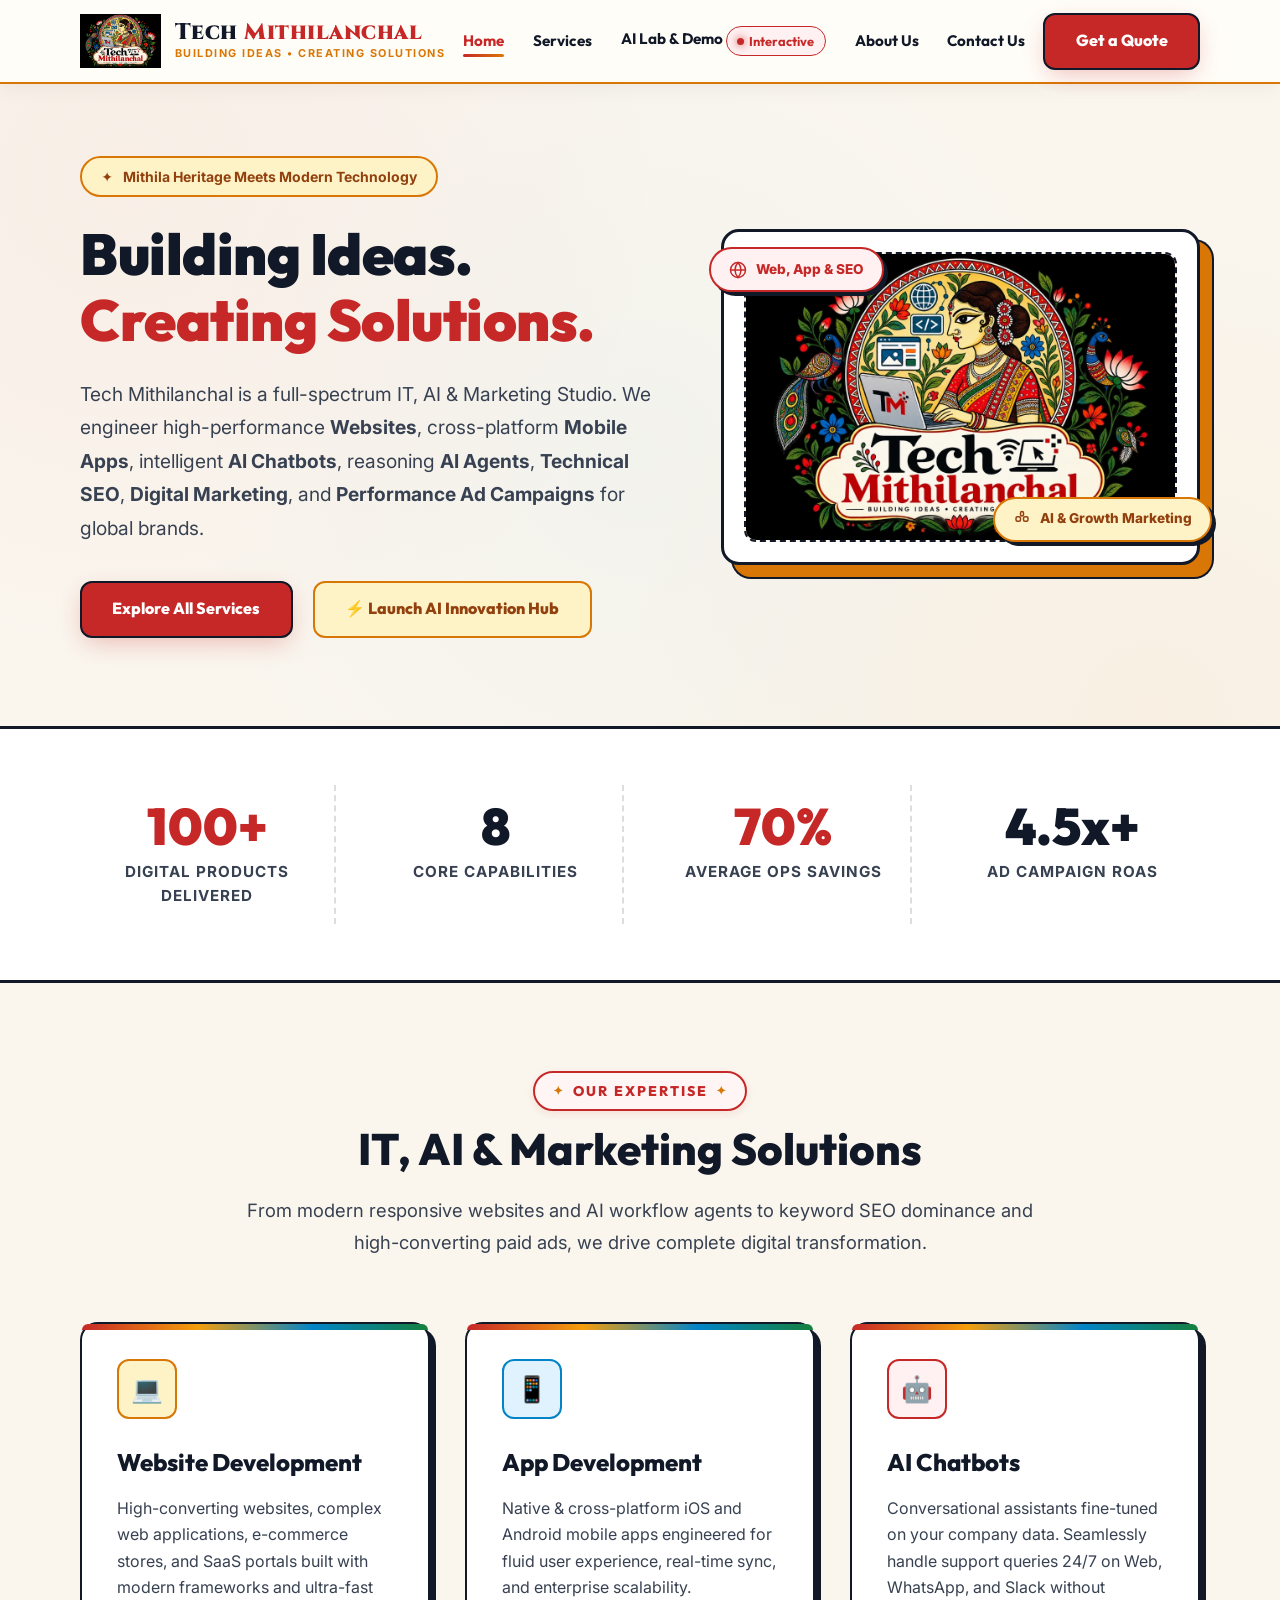
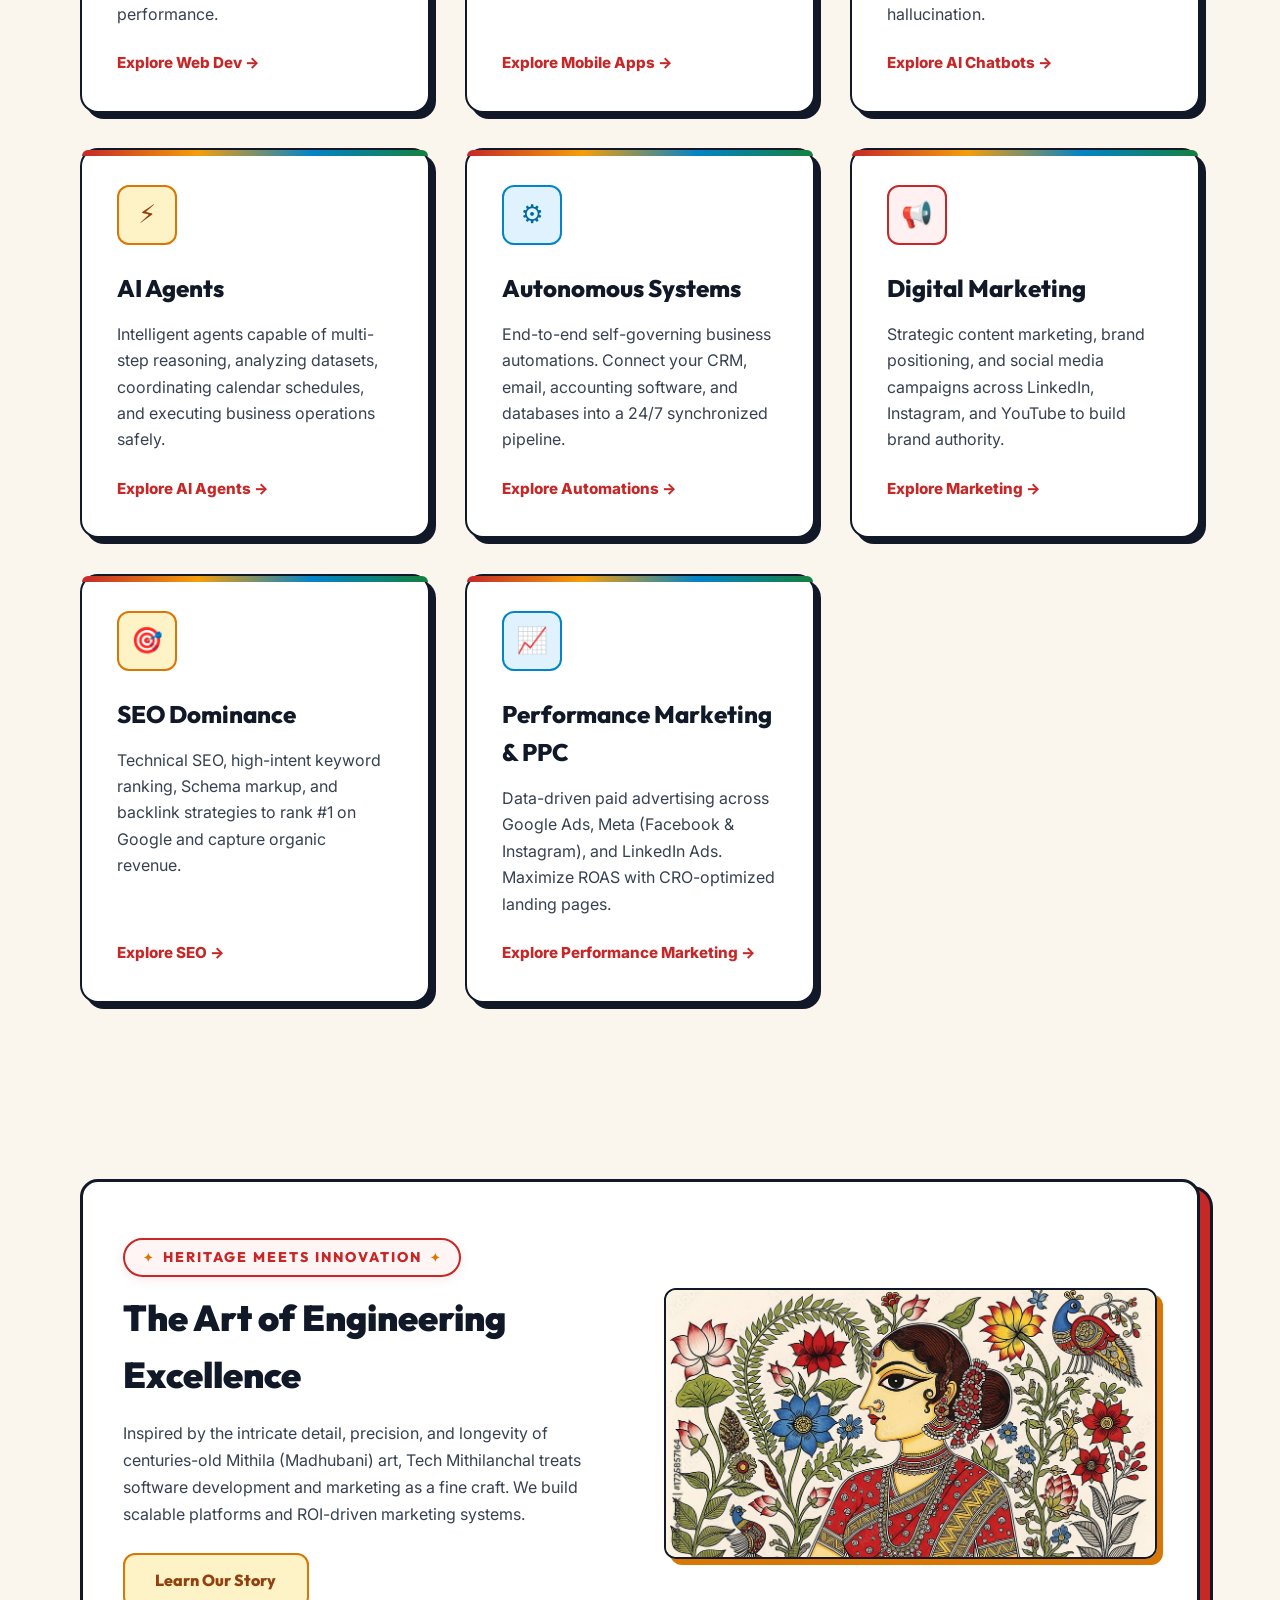
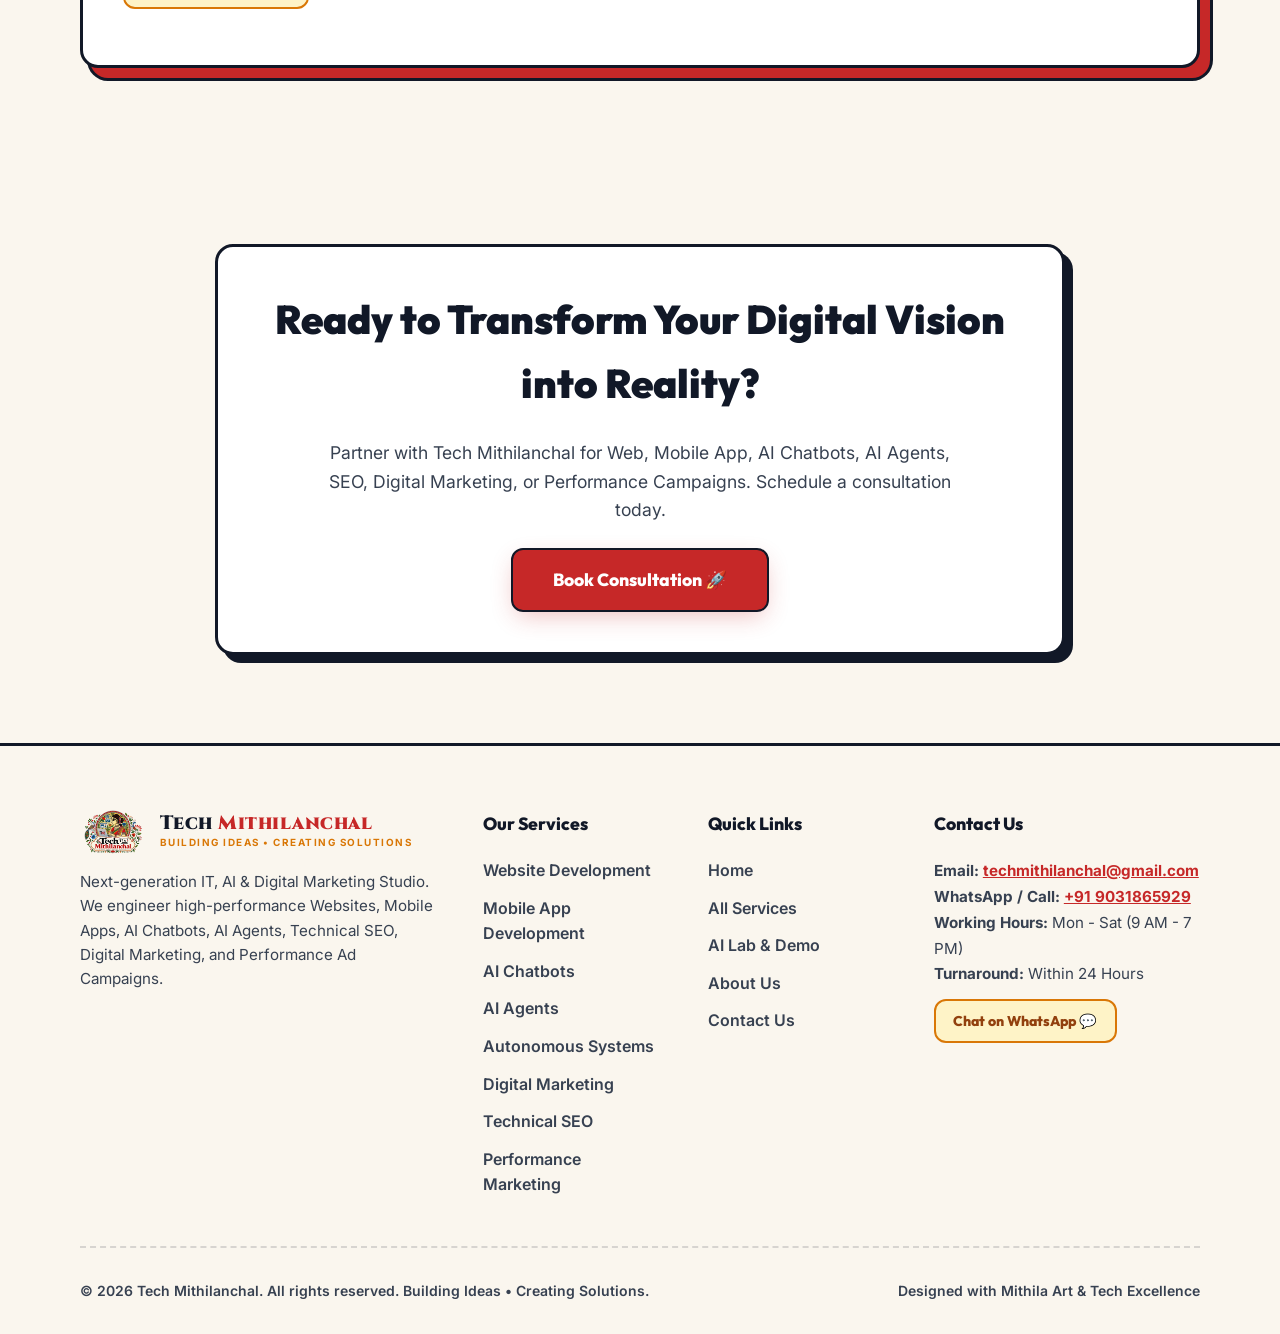
<file: index.html>
<!DOCTYPE html>
<html lang="en">
<head>
    <meta charset="UTF-8">
    <meta name="viewport" content="width=device-width, initial-scale=1.0">
    <meta name="description" content="Tech Mithilanchal is a full-spectrum IT, AI & Marketing Agency offering Website Development, App Development, Custom AI Chatbots, AI Agents, Autonomous Systems, Digital Marketing, SEO, and Performance Marketing.">
    <meta name="keywords" content="Tech Mithilanchal, Website Development, App Development, AI Chatbots, AI Agents, Autonomous Systems, Digital Marketing, SEO, Performance Marketing">
    
    <!-- SEO Optimization -->
    <link rel="canonical" href="https://techmithilanchal.com/" />
    
    <!-- Open Graph / Facebook -->
    <meta property="og:type" content="website" />
    <meta property="og:url" content="https://techmithilanchal.com/" />
    <meta property="og:title" content="Tech Mithilanchal | Building Ideas • Creating Solutions" />
    <meta property="og:description" content="Full-Spectrum IT, AI & Digital Growth Agency: Web Dev, Mobile Apps, AI Chatbots, AI Agents, Technical SEO, Digital Marketing, and Performance Ads." />
    <meta property="og:image" content="/assets/logo.jpg" />

    <!-- Twitter -->
    <meta property="twitter:card" content="summary_large_image" />
    <meta property="twitter:url" content="https://techmithilanchal.com/" />
    <meta property="twitter:title" content="Tech Mithilanchal - Full-Spectrum IT, AI & Marketing" />
    <meta property="twitter:description" content="Building Ideas • Creating Solutions with Web Dev, App Dev, AI Agents, Technical SEO & Performance Marketing." />
    <meta property="twitter:image" content="/assets/logo.jpg" />

    <!-- Schema.org JSON-LD Corporate Structured Data -->
    <script type="application/ld+json">
    {
      "@context": "https://schema.org",
      "@type": "Organization",
      "name": "Tech Mithilanchal",
      "url": "https://techmithilanchal.com/",
      "logo": "https://techmithilanchal.com/assets/logo.jpg",
      "description": "Tech Mithilanchal delivers Website Development, Mobile Apps, Custom AI Chatbots, AI Agents, Digital Marketing, Technical SEO, and Performance Marketing.",
      "sameAs": [
        "https://github.com/Techmithilanchal",
        "https://linkedin.com/company/techmithilanchal"
      ],
      "contactPoint": {
        "@type": "ContactPoint",
        "contactType": "customer support",
        "email": "techmithilanchal@gmail.com"
      }
    }
    </script>

    <title>Tech Mithilanchal | IT, AI & Digital Marketing Studio</title>
    <link rel="icon" type="image/jpeg" href="/assets/logo.jpg">
    <link rel="stylesheet" href="/style.css">
    <script defer src="/app.js"></script>
</head>
<body>
    <!-- Navigation Header -->
    <header class="navbar">
        <div class="container navbar-container">
            <a href="/" class="logo-brand" id="nav-logo">
                <img src="/assets/logo.jpg" alt="Tech Mithilanchal Logo" class="logo-img">
                <div class="logo-text-box">
                    <div class="logo-title">Tech <span>Mithilanchal</span></div>
                    <div class="logo-tagline">Building Ideas • Creating Solutions</div>
                </div>
            </a>
            
            <nav>
                <ul class="nav-menu" id="nav-menu-list">
                    <li><a href="/" class="nav-link active" id="link-home">Home</a></li>
                    <li><a href="/services/" class="nav-link" id="link-services">Services</a></li>
                    <li>
                        <a href="/demo/" class="nav-link" id="link-demo">
                            AI Lab & Demo <span class="nav-badge"><span class="nav-badge-dot"></span>Interactive</span>
                        </a>
                    </li>
                    <li><a href="/about-us/" class="nav-link" id="link-about">About Us</a></li>
                    <li><a href="/contact/" class="nav-link" id="link-contact">Contact Us</a></li>
                    <li class="mobile-cta-item"><a href="/contact/" class="btn btn-primary mobile-cta" id="mobile-header-cta">Get a Quote</a></li>
                </ul>
            </nav>
            
            <a href="/contact/" class="btn btn-primary" id="header-cta">Get a Quote</a>
            
            <button class="menu-toggle" id="menu-toggle-btn" aria-label="Toggle Navigation Menu">
                <span></span>
                <span></span>
                <span></span>
            </button>
        </div>
    </header>

    <!-- Main Content -->
    <main>
        <!-- Hero Section -->
        <section class="hero reveal-hidden" id="hero-section">
            <div class="container hero-grid">
                <div class="hero-content">
                    <div class="hero-badge">
                        <span>✦</span> Mithila Heritage Meets Modern Technology
                    </div>
                    <h1 class="hero-title" id="main-hero-title">
                        Building Ideas.<br><span>Creating Solutions.</span>
                    </h1>
                    <p class="hero-description">
                        Tech Mithilanchal is a full-spectrum IT, AI & Marketing Studio. We engineer high-performance <strong>Websites</strong>, cross-platform <strong>Mobile Apps</strong>, intelligent <strong>AI Chatbots</strong>, reasoning <strong>AI Agents</strong>, <strong>Technical SEO</strong>, <strong>Digital Marketing</strong>, and <strong>Performance Ad Campaigns</strong> for global brands.
                    </p>
                    <div class="hero-actions">
                        <a href="/services/" class="btn btn-primary" id="hero-primary-cta">Explore All Services</a>
                        <a href="/demo/" class="btn btn-secondary" id="hero-secondary-cta">⚡ Launch AI Innovation Hub</a>
                    </div>
                </div>
                
                <div class="hero-visual">
                    <div class="mithila-visual-frame">
                        <div class="mithila-frame-inner">
                            <img src="/assets/logo.jpg" alt="Tech Mithilanchal Artwork" class="hero-logo-display">
                        </div>
                        
                        <!-- Floating Tech Accent Pills -->
                        <div class="hero-tech-pill pill-1">
                            <svg width="18" height="18" viewBox="0 0 24 24" fill="none" stroke="currentColor" stroke-width="2"><circle cx="12" cy="12" r="10"></circle><line x1="2" y1="12" x2="22" y2="12"></line><path d="M12 2a15.3 15.3 0 0 1 4 10 15.3 15.3 0 0 1-4 10 15.3 15.3 0 0 1-4-10 15.3 15.3 0 0 1 4-10z"></path></svg>
                            <span>Web, App & SEO</span>
                        </div>
                        
                        <div class="hero-tech-pill pill-2">
                            <svg width="18" height="18" viewBox="0 0 24 24" fill="none" stroke="currentColor" stroke-width="2"><path d="M12 2a2 2 0 0 1 2 2v2a2 2 0 0 1-2 2 2 2 0 0 1-2-2V4a2 2 0 0 1 2-2z"></path><path d="M4 11a2 2 0 0 1 2-2h2a2 2 0 0 1 2 2v2a2 2 0 0 1-2 2H6a2 2 0 0 1-2-2v-2z"></path><path d="M14 11a2 2 0 0 1 2-2h2a2 2 0 0 1 2 2v2a2 2 0 0 1-2 2h-2a2 2 0 0 1-2-2v-2z"></path></svg>
                            <span>AI & Growth Marketing</span>
                        </div>
                    </div>
                </div>
            </div>
        </section>

        <!-- Stats Section -->
        <section class="stats reveal-hidden" id="stats-section">
            <div class="container stats-grid">
                <div class="stat-item">
                    <span class="stat-number colored">100+</span>
                    <span class="stat-label">Digital Products Delivered</span>
                </div>
                <div class="stat-item">
                    <span class="stat-number">8</span>
                    <span class="stat-label">Core Capabilities</span>
                </div>
                <div class="stat-item">
                    <span class="stat-number colored">70%</span>
                    <span class="stat-label">Average Ops Savings</span>
                </div>
                <div class="stat-item">
                    <span class="stat-number">4.5x+</span>
                    <span class="stat-label">Ad Campaign ROAS</span>
                </div>
            </div>
        </section>

        <!-- Core Offerings Highlight Section -->
        <section class="section reveal-hidden" id="features-highlights">
            <div class="container">
                <div class="section-header">
                    <span class="section-subtitle">Our Expertise</span>
                    <h2 class="section-title" id="features-section-title">IT, AI & Marketing Solutions</h2>
                    <p class="section-description">From modern responsive websites and AI workflow agents to keyword SEO dominance and high-converting paid ads, we drive complete digital transformation.</p>
                </div>
                
                <div class="grid-3">
                    <!-- Service Card 1: Website Development -->
                    <article class="card">
                        <div class="card-icon gold">💻</div>
                        <h3 class="card-title">Website Development</h3>
                        <p class="card-text">
                            High-converting websites, complex web applications, e-commerce stores, and SaaS portals built with modern frameworks and ultra-fast performance.
                        </p>
                        <a href="/services/#web-dev" class="card-link">Explore Web Dev →</a>
                    </article>

                    <!-- Service Card 2: App Development -->
                    <article class="card">
                        <div class="card-icon peacock">📱</div>
                        <h3 class="card-title">App Development</h3>
                        <p class="card-text">
                            Native & cross-platform iOS and Android mobile apps engineered for fluid user experience, real-time sync, and enterprise scalability.
                        </p>
                        <a href="/services/#app-dev" class="card-link">Explore Mobile Apps →</a>
                    </article>

                    <!-- Service Card 3: AI Chatbots -->
                    <article class="card">
                        <div class="card-icon">🤖</div>
                        <h3 class="card-title">AI Chatbots</h3>
                        <p class="card-text">
                            Conversational assistants fine-tuned on your company data. Seamlessly handle support queries 24/7 on Web, WhatsApp, and Slack without hallucination.
                        </p>
                        <a href="/services/#ai-chatbots" class="card-link">Explore AI Chatbots →</a>
                    </article>

                    <!-- Service Card 4: AI Agents -->
                    <article class="card">
                        <div class="card-icon gold">⚡</div>
                        <h3 class="card-title">AI Agents</h3>
                        <p class="card-text">
                            Intelligent agents capable of multi-step reasoning, analyzing datasets, coordinating calendar schedules, and executing business operations safely.
                        </p>
                        <a href="/services/#ai-agents" class="card-link">Explore AI Agents →</a>
                    </article>

                    <!-- Service Card 5: Autonomous Systems -->
                    <article class="card">
                        <div class="card-icon peacock">⚙️</div>
                        <h3 class="card-title">Autonomous Systems</h3>
                        <p class="card-text">
                            End-to-end self-governing business automations. Connect your CRM, email, accounting software, and databases into a 24/7 synchronized pipeline.
                        </p>
                        <a href="/services/#autonomous-systems" class="card-link">Explore Automations →</a>
                    </article>

                    <!-- Service Card 6: Digital Marketing -->
                    <article class="card">
                        <div class="card-icon">📢</div>
                        <h3 class="card-title">Digital Marketing</h3>
                        <p class="card-text">
                            Strategic content marketing, brand positioning, and social media campaigns across LinkedIn, Instagram, and YouTube to build brand authority.
                        </p>
                        <a href="/services/#digital-marketing" class="card-link">Explore Marketing →</a>
                    </article>

                    <!-- Service Card 7: Search Engine Optimization (SEO) -->
                    <article class="card">
                        <div class="card-icon gold">🎯</div>
                        <h3 class="card-title">SEO Dominance</h3>
                        <p class="card-text">
                            Technical SEO, high-intent keyword ranking, Schema markup, and backlink strategies to rank #1 on Google and capture organic revenue.
                        </p>
                        <a href="/services/#seo" class="card-link">Explore SEO →</a>
                    </article>

                    <!-- Service Card 8: Performance Marketing -->
                    <article class="card" class="card card-wide">
                        <div class="card-icon peacock">📈</div>
                        <h3 class="card-title">Performance Marketing & PPC</h3>
                        <p class="card-text">
                            Data-driven paid advertising across Google Ads, Meta (Facebook & Instagram), and LinkedIn Ads. Maximize ROAS with CRO-optimized landing pages.
                        </p>
                        <a href="/services/#performance-marketing" class="card-link">Explore Performance Marketing →</a>
                    </article>
                </div>
            </div>
        </section>

        <!-- Mithila Cultural Tech Banner -->
        <section class="section reveal-hidden" id="cultural-banner-section">
            <div class="container">
                <div class="cultural-banner">
                    <div class="cultural-grid">
                        <div class="cultural-content">
                            <span class="section-subtitle">Heritage Meets Innovation</span>
                            <h2 style="font-family: var(--font-heading); font-size: 2.25rem; font-weight: 900; margin-bottom: 1rem; color: var(--color-black-ink);">
                                The Art of Engineering Excellence
                            </h2>
                            <p style="color: var(--text-secondary); line-height: 1.7; margin-bottom: 1.5rem;">
                                Inspired by the intricate detail, precision, and longevity of centuries-old Mithila (Madhubani) art, Tech Mithilanchal treats software development and marketing as a fine craft. We build scalable platforms and ROI-driven marketing systems.
                            </p>
                            <a href="/about-us/" class="btn btn-secondary">Learn Our Story</a>
                        </div>
                        
                        <div class="cultural-img-wrap">
                            <img src="/assets/mithila-art-ref.jpg" alt="Traditional Mithila Art Painting" style="width: 100%; height: auto;">
                        </div>
                    </div>
                </div>
            </div>
        </section>

        <!-- CTA Section -->
        <section class="section reveal-hidden" id="home-cta-section">
            <div class="container">
                <div class="contact-card" style="text-align: center; display: flex; flex-direction: column; gap: 1.5rem; align-items: center; max-width: 850px; margin: 0 auto;">
                    <h2 style="font-family: var(--font-heading); font-size: 2.5rem; font-weight: 900; color: var(--color-black-ink);">
                        Ready to Transform Your Digital Vision into Reality?
                    </h2>
                    <p style="color: var(--text-secondary); font-size: 1.1rem; max-width: 650px; line-height: 1.6;">
                        Partner with Tech Mithilanchal for Web, Mobile App, AI Chatbots, AI Agents, SEO, Digital Marketing, or Performance Campaigns. Schedule a consultation today.
                    </p>
                    <a href="/contact/" class="btn btn-primary" style="padding: 1rem 2.5rem; font-size: 1.1rem;" id="footer-cta-btn">Book Consultation 🚀</a>
                </div>
            </div>
        </section>
    </main>

    <!-- Footer -->
            <footer class="footer">
        <div class="container">
            <div class="footer-grid">
                <div>
                    <a href="/" class="logo-brand" style="margin-bottom: 1rem;">
                        <img src="/assets/logo.png" alt="Tech Mithilanchal" class="logo-img" style="height: 44px;">
                        <div class="logo-text-box">
                            <div class="logo-title" style="font-size: 1.2rem;">Tech <span>Mithilanchal</span></div>
                            <div class="logo-tagline" style="font-size: 0.62rem;">Building Ideas • Creating Solutions</div>
                        </div>
                    </a>
                    <p style="color: var(--text-secondary); font-size: 0.95rem; line-height: 1.6; margin-top: 1rem;">
                        Next-generation IT, AI & Digital Marketing Studio. We engineer high-performance Websites, Mobile Apps, AI Chatbots, AI Agents, Technical SEO, Digital Marketing, and Performance Ad Campaigns.
                    </p>
                </div>
                
                <div>
                    <h4 class="footer-col-title">Our Services</h4>
                    <div class="footer-links">
                        <a href="/services/website-development/">Website Development</a>
                        <a href="/services/app-development/">Mobile App Development</a>
                        <a href="/services/ai-chatbots/">AI Chatbots</a>
                        <a href="/services/ai-agents/">AI Agents</a>
                        <a href="/services/autonomous-systems/">Autonomous Systems</a>
                        <a href="/services/digital-marketing/">Digital Marketing</a>
                        <a href="/services/seo/">Technical SEO</a>
                        <a href="/services/performance-marketing/">Performance Marketing</a>
                    </div>
                </div>

                <div>
                    <h4 class="footer-col-title">Quick Links</h4>
                    <div class="footer-links">
                        <a href="/">Home</a>
                        <a href="/services/">All Services</a>
                        <a href="/demo/">AI Lab & Demo</a>
                        <a href="/about-us/">About Us</a>
                        <a href="/contact/">Contact Us</a>
                    </div>
                </div>

                <div>
                    <h4 class="footer-col-title">Contact Us</h4>
                    <p style="font-size: 0.95rem; line-height: 1.7; margin-bottom: 0.75rem; color: var(--text-secondary);">
                        <strong>Email:</strong> <a href="mailto:techmithilanchal@gmail.com" style="color: var(--color-crimson); font-weight: 700; text-decoration: underline;">techmithilanchal@gmail.com</a><br>
                        <strong>WhatsApp / Call:</strong> <a href="tel:+919031865929" style="color: var(--color-crimson); font-weight: 700; text-decoration: underline;">+91 9031865929</a><br>
                        <strong>Working Hours:</strong> Mon - Sat (9 AM - 7 PM)<br>
                        <strong>Turnaround:</strong> Within 24 Hours
                    </p>
                    <a href="https://wa.me/919031865929" target="_blank" class="btn btn-secondary" style="padding: 0.55rem 1.1rem; font-size: 0.88rem;">Chat on WhatsApp 💬</a>
                </div>
            </div>

            <div class="footer-bottom">
                <div>&copy; 2026 Tech Mithilanchal. All rights reserved. Building Ideas • Creating Solutions.</div>
                <div>Designed with Mithila Art & Tech Excellence</div>
            </div>
        </div>
    </footer>
</body>
</html>
</file>
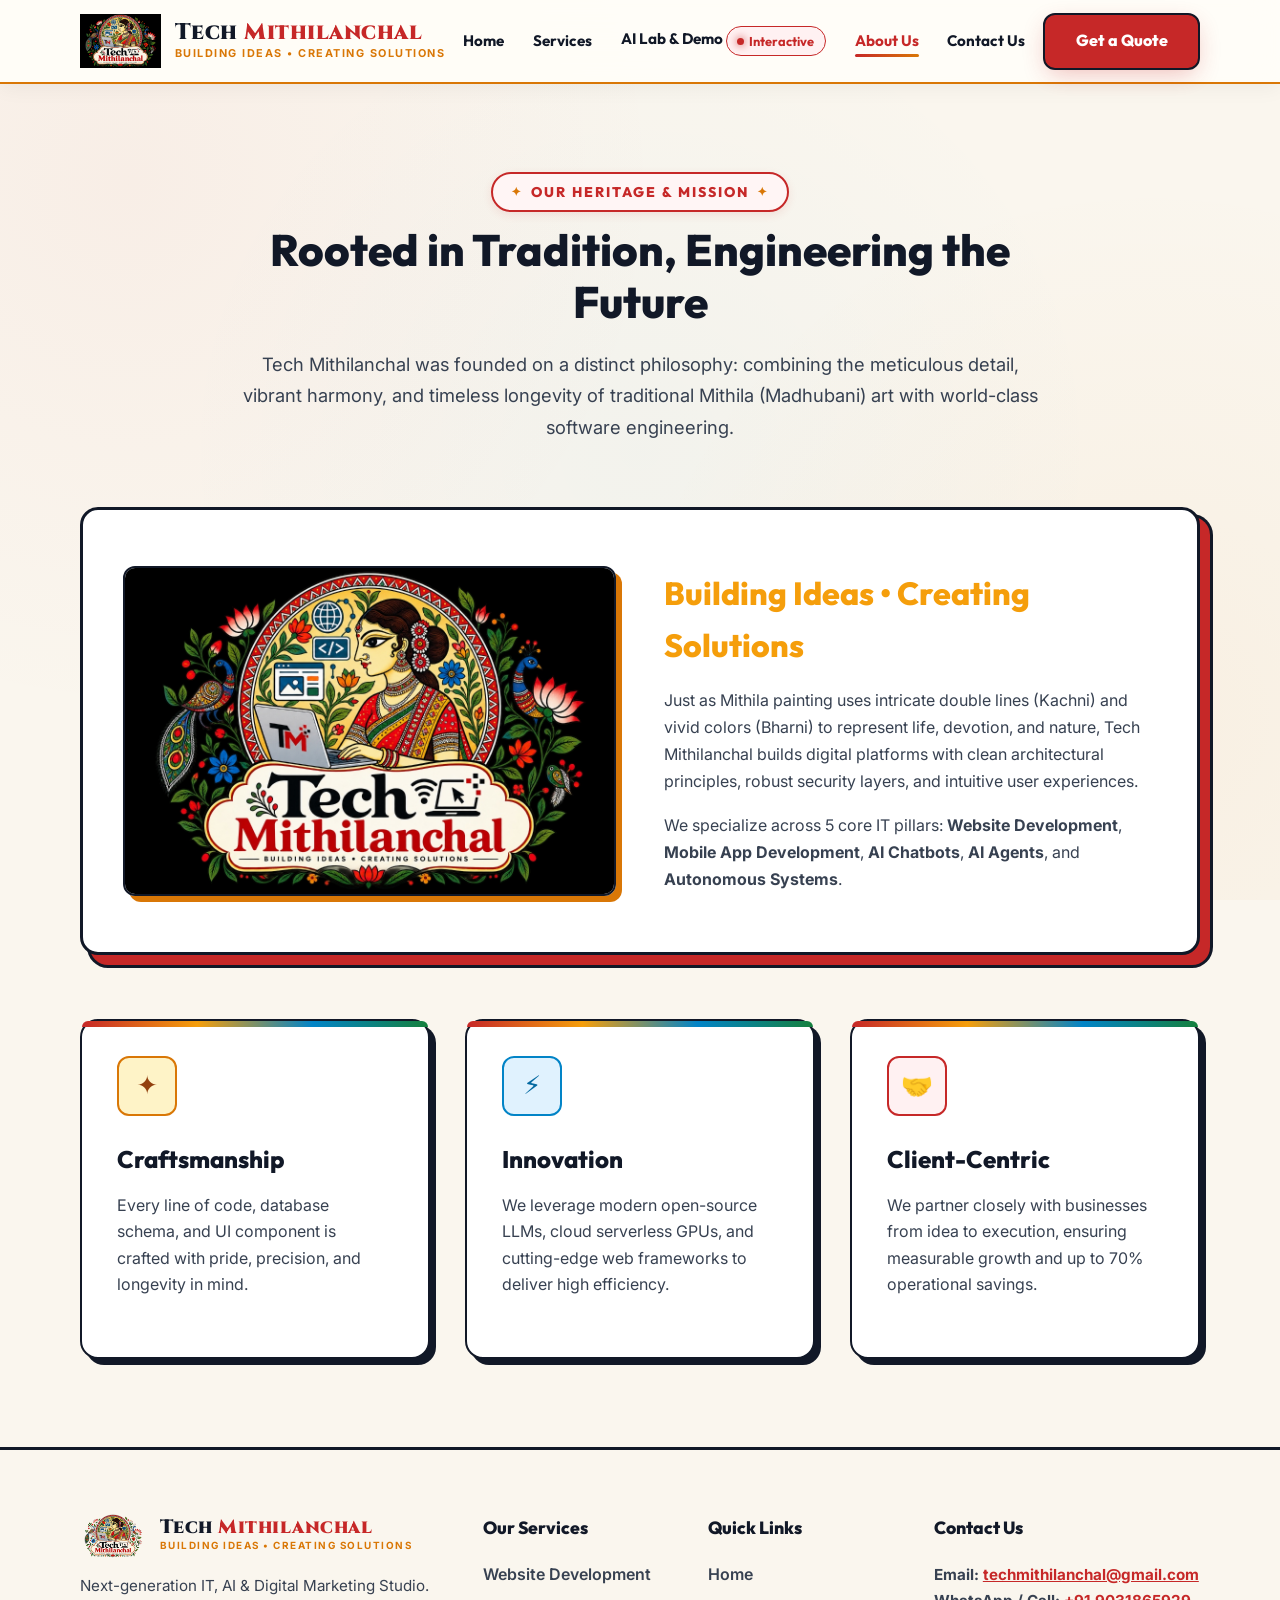
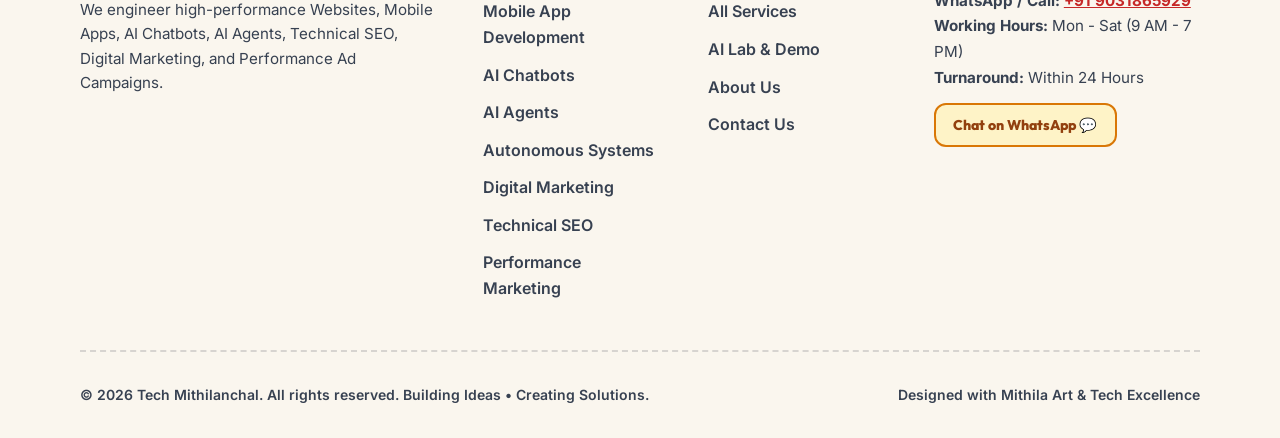
<file: about-us/index.html>
<!DOCTYPE html>
<html lang="en">
<head>
    <meta charset="UTF-8">
    <meta name="viewport" content="width=device-width, initial-scale=1.0">
    <meta name="description" content="Learn about Tech Mithilanchal - Where centuries-old Mithila art heritage meets cutting-edge Web, Mobile App, and AI Engineering.">
    
    <title>About Us | Tech Mithilanchal</title>
    <link rel="icon" type="image/jpeg" href="/assets/logo.jpg">
    <link rel="stylesheet" href="/style.css">
    <script defer src="/app.js"></script>
</head>
<body>
    <!-- Navigation Header -->
    <header class="navbar">
        <div class="container navbar-container">
            <a href="/" class="logo-brand" id="nav-logo">
                <img src="/assets/logo.jpg" alt="Tech Mithilanchal Logo" class="logo-img">
                <div class="logo-text-box">
                    <div class="logo-title">Tech <span>Mithilanchal</span></div>
                    <div class="logo-tagline">Building Ideas • Creating Solutions</div>
                </div>
            </a>
            
            <nav>
                <ul class="nav-menu" id="nav-menu-list">
                    <li><a href="/" class="nav-link" id="link-home">Home</a></li>
                    <li><a href="/services/" class="nav-link" id="link-services">Services</a></li>
                    <li>
                        <a href="/demo/" class="nav-link" id="link-demo">
                            AI Lab & Demo <span class="nav-badge"><span class="nav-badge-dot"></span>Interactive</span>
                        </a>
                    </li>
                    <li><a href="/about-us/" class="nav-link active" id="link-about">About Us</a></li>
                    <li><a href="/contact/" class="nav-link" id="link-contact">Contact Us</a></li>
                    <li class="mobile-cta-item"><a href="/contact/" class="btn btn-primary mobile-cta" id="mobile-header-cta">Get a Quote</a></li>
                </ul>
            </nav>
            
            <a href="/contact/" class="btn btn-primary" id="header-cta">Get a Quote</a>
            
            <button class="menu-toggle" id="menu-toggle-btn" aria-label="Toggle Navigation Menu">
                <span></span>
                <span></span>
                <span></span>
            </button>
        </div>
    </header>

    <!-- Main Content -->
    <main>
        <section class="section reveal-hidden" id="about-intro">
            <div class="container">
                <div class="section-header">
                    <span class="section-subtitle">Our Heritage & Mission</span>
                    <h1 class="section-title">Rooted in Tradition, Engineering the Future</h1>
                    <p class="section-description">
                        Tech Mithilanchal was founded on a distinct philosophy: combining the meticulous detail, vibrant harmony, and timeless longevity of traditional Mithila (Madhubani) art with world-class software engineering.
                    </p>
                </div>

                <div class="cultural-banner" style="margin-bottom: 4rem;">
                    <div class="cultural-grid">
                        <div class="cultural-img-wrap">
                            <img src="/assets/logo.jpg" alt="Tech Mithilanchal Logo Art">
                        </div>
                        <div class="cultural-content">
                            <h2 style="font-family: var(--font-heading); font-size: 2rem; font-weight: 800; color: var(--color-gold-bright); margin-bottom: 1rem;">
                                Building Ideas • Creating Solutions
                            </h2>
                            <p style="color: var(--text-secondary); line-height: 1.7; margin-bottom: 1rem;">
                                Just as Mithila painting uses intricate double lines (Kachni) and vivid colors (Bharni) to represent life, devotion, and nature, Tech Mithilanchal builds digital platforms with clean architectural principles, robust security layers, and intuitive user experiences.
                            </p>
                            <p style="color: var(--text-secondary); line-height: 1.7;">
                                We specialize across 5 core IT pillars: <strong>Website Development</strong>, <strong>Mobile App Development</strong>, <strong>AI Chatbots</strong>, <strong>AI Agents</strong>, and <strong>Autonomous Systems</strong>.
                            </p>
                        </div>
                    </div>
                </div>

                <!-- Core Values Grid -->
                <div class="grid-3">
                    <div class="card">
                        <div class="card-icon gold">✦</div>
                        <h3 class="card-title">Craftsmanship</h3>
                        <p class="card-text">Every line of code, database schema, and UI component is crafted with pride, precision, and longevity in mind.</p>
                    </div>

                    <div class="card">
                        <div class="card-icon peacock">⚡</div>
                        <h3 class="card-title">Innovation</h3>
                        <p class="card-text">We leverage modern open-source LLMs, cloud serverless GPUs, and cutting-edge web frameworks to deliver high efficiency.</p>
                    </div>

                    <div class="card">
                        <div class="card-icon">🤝</div>
                        <h3 class="card-title">Client-Centric</h3>
                        <p class="card-text">We partner closely with businesses from idea to execution, ensuring measurable growth and up to 70% operational savings.</p>
                    </div>
                </div>

            </div>
        </section>
    </main>

    <!-- Footer -->
            <footer class="footer">
        <div class="container">
            <div class="footer-grid">
                <div>
                    <a href="/" class="logo-brand" style="margin-bottom: 1rem;">
                        <img src="/assets/logo.png" alt="Tech Mithilanchal" class="logo-img" style="height: 44px;">
                        <div class="logo-text-box">
                            <div class="logo-title" style="font-size: 1.2rem;">Tech <span>Mithilanchal</span></div>
                            <div class="logo-tagline" style="font-size: 0.62rem;">Building Ideas • Creating Solutions</div>
                        </div>
                    </a>
                    <p style="color: var(--text-secondary); font-size: 0.95rem; line-height: 1.6; margin-top: 1rem;">
                        Next-generation IT, AI & Digital Marketing Studio. We engineer high-performance Websites, Mobile Apps, AI Chatbots, AI Agents, Technical SEO, Digital Marketing, and Performance Ad Campaigns.
                    </p>
                </div>
                
                <div>
                    <h4 class="footer-col-title">Our Services</h4>
                    <div class="footer-links">
                        <a href="/services/website-development/">Website Development</a>
                        <a href="/services/app-development/">Mobile App Development</a>
                        <a href="/services/ai-chatbots/">AI Chatbots</a>
                        <a href="/services/ai-agents/">AI Agents</a>
                        <a href="/services/autonomous-systems/">Autonomous Systems</a>
                        <a href="/services/digital-marketing/">Digital Marketing</a>
                        <a href="/services/seo/">Technical SEO</a>
                        <a href="/services/performance-marketing/">Performance Marketing</a>
                    </div>
                </div>

                <div>
                    <h4 class="footer-col-title">Quick Links</h4>
                    <div class="footer-links">
                        <a href="/">Home</a>
                        <a href="/services/">All Services</a>
                        <a href="/demo/">AI Lab & Demo</a>
                        <a href="/about-us/">About Us</a>
                        <a href="/contact/">Contact Us</a>
                    </div>
                </div>

                <div>
                    <h4 class="footer-col-title">Contact Us</h4>
                    <p style="font-size: 0.95rem; line-height: 1.7; margin-bottom: 0.75rem; color: var(--text-secondary);">
                        <strong>Email:</strong> <a href="mailto:techmithilanchal@gmail.com" style="color: var(--color-crimson); font-weight: 700; text-decoration: underline;">techmithilanchal@gmail.com</a><br>
                        <strong>WhatsApp / Call:</strong> <a href="tel:+919031865929" style="color: var(--color-crimson); font-weight: 700; text-decoration: underline;">+91 9031865929</a><br>
                        <strong>Working Hours:</strong> Mon - Sat (9 AM - 7 PM)<br>
                        <strong>Turnaround:</strong> Within 24 Hours
                    </p>
                    <a href="https://wa.me/919031865929" target="_blank" class="btn btn-secondary" style="padding: 0.55rem 1.1rem; font-size: 0.88rem;">Chat on WhatsApp 💬</a>
                </div>
            </div>

            <div class="footer-bottom">
                <div>&copy; 2026 Tech Mithilanchal. All rights reserved. Building Ideas • Creating Solutions.</div>
                <div>Designed with Mithila Art & Tech Excellence</div>
            </div>
        </div>
    </footer>
</body>
</html>
</file>
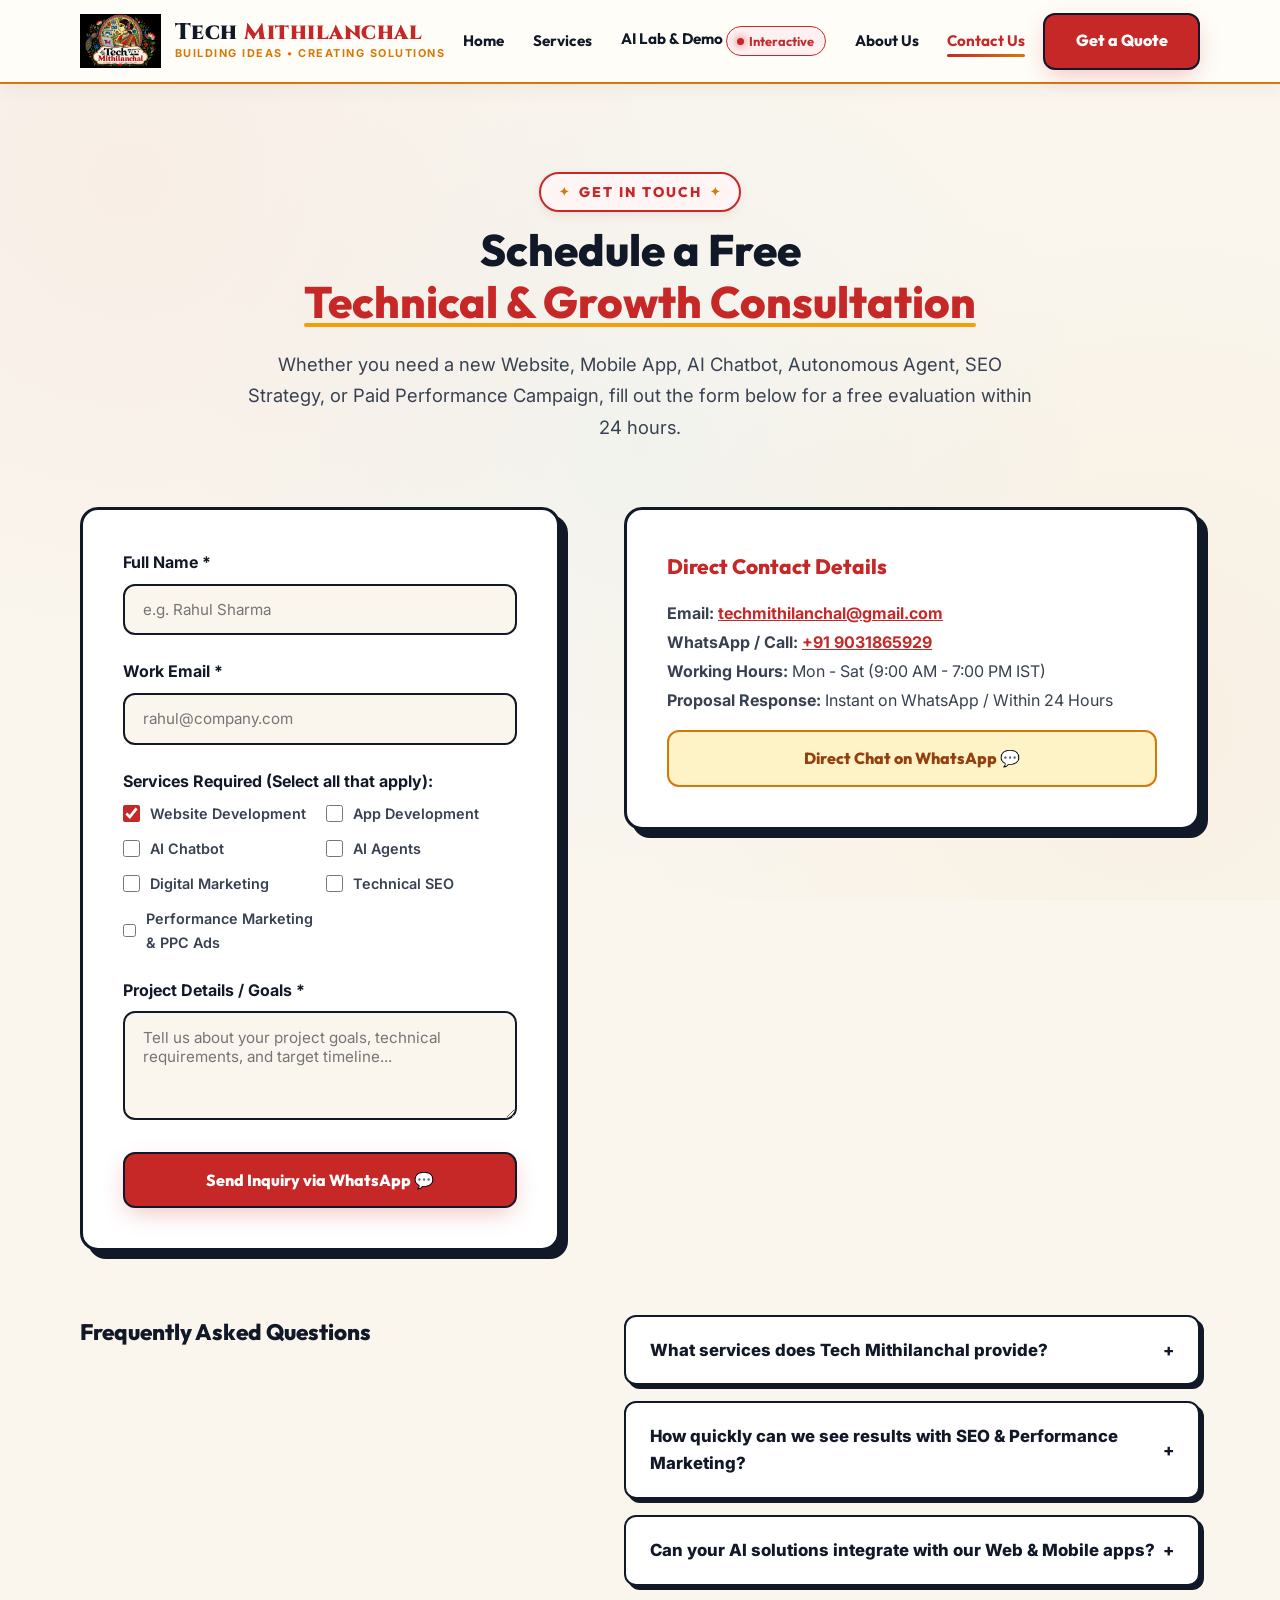
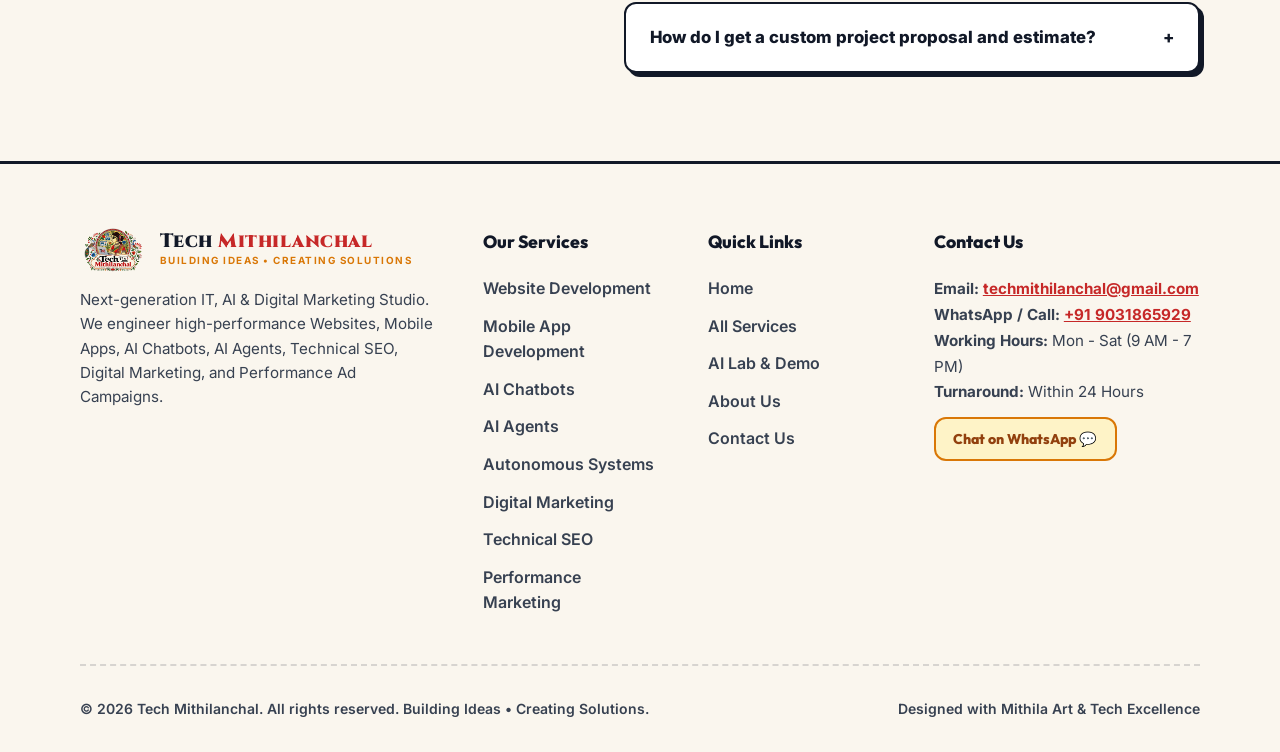
<file: contact/index.html>
<!DOCTYPE html>
<html lang="en">
<head>
    <meta charset="UTF-8">
    <meta name="viewport" content="width=device-width, initial-scale=1.0">
    <meta name="description" content="Contact Tech Mithilanchal for Website Development, Mobile App Development, AI Chatbots, AI Agents, Digital Marketing, SEO, or Performance Marketing.">
    <meta name="keywords" content="Contact Tech Mithilanchal, Get Quote Web Development, App Development Quote, AI Solutions Quote, Digital Marketing Agency, SEO Audit">
    
    <title>Contact Us | Tech Mithilanchal</title>
    <link rel="icon" type="image/jpeg" href="/assets/logo.jpg">
    <link rel="stylesheet" href="/style.css">
    <script defer src="/app.js"></script>
</head>
<body>
    <!-- Navigation Header -->
    <header class="navbar">
        <div class="container navbar-container">
            <a href="/" class="logo-brand" id="nav-logo">
                <img src="/assets/logo.jpg" alt="Tech Mithilanchal Logo" class="logo-img">
                <div class="logo-text-box">
                    <div class="logo-title">Tech <span>Mithilanchal</span></div>
                    <div class="logo-tagline">Building Ideas • Creating Solutions</div>
                </div>
            </a>
            
            <nav>
                <ul class="nav-menu" id="nav-menu-list">
                    <li><a href="/" class="nav-link" id="link-home">Home</a></li>
                    <li><a href="/services/" class="nav-link" id="link-services">Services</a></li>
                    <li>
                        <a href="/demo/" class="nav-link" id="link-demo">
                            AI Lab & Demo <span class="nav-badge"><span class="nav-badge-dot"></span>Interactive</span>
                        </a>
                    </li>
                    <li><a href="/about-us/" class="nav-link" id="link-about">About Us</a></li>
                    <li><a href="/contact/" class="nav-link active" id="link-contact">Contact Us</a></li>
                    <li class="mobile-cta-item"><a href="/contact/" class="btn btn-primary mobile-cta" id="mobile-header-cta">Get a Quote</a></li>
                </ul>
            </nav>
            
            <a href="/contact/" class="btn btn-primary" id="header-cta">Get a Quote</a>
            
            <button class="menu-toggle" id="menu-toggle-btn" aria-label="Toggle Navigation Menu">
                <span></span>
                <span></span>
                <span></span>
            </button>
        </div>
    </header>

    <!-- Main Content -->
    <main>
        <section class="section reveal-hidden" id="contact-section">
            <div class="container">
                <div class="section-header">
                    <span class="section-subtitle">Get In Touch</span>
                    <h1 class="section-title">Schedule a Free <span>Technical & Growth Consultation</span></h1>
                    <p class="section-description">
                        Whether you need a new Website, Mobile App, AI Chatbot, Autonomous Agent, SEO Strategy, or Paid Performance Campaign, fill out the form below for a free evaluation within 24 hours.
                    </p>
                </div>

                <div class="contact-grid">
                    <!-- Form Card -->
                    <div class="contact-card">
                        <form id="tech-contact-form" name="contact" method="POST" data-netlify="true">
                            <input type="hidden" name="form-name" value="contact">
                            
                            <div class="form-group">
                                <label class="form-label" for="full-name">Full Name *</label>
                                <input type="text" id="full-name" name="name" class="form-control" placeholder="e.g. Rahul Sharma" required>
                            </div>

                            <div class="form-group">
                                <label class="form-label" for="email">Work Email *</label>
                                <input type="email" id="email" name="email" class="form-control" placeholder="rahul@company.com" required>
                            </div>

                            <div class="form-group">
                                <label class="form-label">Services Required (Select all that apply):</label>
                                <div class="service-checkboxes">
                                    <label class="checkbox-label">
                                        <input type="checkbox" name="service" value="Website Development" checked> Website Development
                                    </label>
                                    <label class="checkbox-label">
                                        <input type="checkbox" name="service" value="App Development"> App Development
                                    </label>
                                    <label class="checkbox-label">
                                        <input type="checkbox" name="service" value="AI Chatbot"> AI Chatbot
                                    </label>
                                    <label class="checkbox-label">
                                        <input type="checkbox" name="service" value="AI Agents"> AI Agents
                                    </label>
                                    <label class="checkbox-label">
                                        <input type="checkbox" name="service" value="Digital Marketing"> Digital Marketing
                                    </label>
                                    <label class="checkbox-label">
                                        <input type="checkbox" name="service" value="SEO"> Technical SEO
                                    </label>
                                    <label class="checkbox-label" class="card card-wide">
                                        <input type="checkbox" name="service" value="Performance Marketing"> Performance Marketing & PPC Ads
                                    </label>
                                </div>
                            </div>

                            <div class="form-group">
                                <label class="form-label" for="message">Project Details / Goals *</label>
                                <textarea id="message" name="message" class="form-control" rows="4" placeholder="Tell us about your project goals, technical requirements, and target timeline..." required></textarea>
                            </div>

                            <button type="submit" class="btn btn-primary" style="width: 100%; padding: 1rem;">
                                Send Inquiry via WhatsApp 💬
                            </button>
                        </form>
                    </div>

                    <!-- Direct Contact & FAQ -->
                    <div>
                        <div class="contact-card" style="margin-bottom: 2rem; border-color: var(--color-black-ink);">
                            <h3 style="font-family: var(--font-heading); font-size: 1.3rem; font-weight: 800; color: var(--color-crimson); margin-bottom: 1rem;">
                                Direct Contact Details
                            </h3>
                            <p style="color: var(--text-secondary); line-height: 1.8;">
                                <strong>Email:</strong> <a href="mailto:techmithilanchal@gmail.com" style="color: var(--color-crimson); font-weight: 700; text-decoration: underline;">techmithilanchal@gmail.com</a><br>
                                <strong>WhatsApp / Call:</strong> <a href="tel:+919031865929" style="color: var(--color-crimson); font-weight: 700; text-decoration: underline;">+91 9031865929</a><br>
                                <strong>Working Hours:</strong> Mon - Sat (9:00 AM - 7:00 PM IST)<br>
                                <strong>Proposal Response:</strong> Instant on WhatsApp / Within 24 Hours
                            </p>
                            <a href="https://wa.me/919031865929" target="_blank" class="btn btn-secondary" style="margin-top: 1rem; width: 100%;">
                                Direct Chat on WhatsApp 💬
                            </a>
                        </div>
                        </div>

                        <h3 style="font-family: var(--font-heading); font-size: 1.4rem; font-weight: 800; margin-bottom: 1.25rem;">
                            Frequently Asked Questions
                        </h3>

                        <div class="faq-list">
                            <div class="faq-item">
                                <div class="faq-question">
                                    What services does Tech Mithilanchal provide? <span>+</span>
                                </div>
                                <div class="faq-answer">
                                    We offer full-spectrum IT, AI & Marketing services: Website Development, Mobile App Development, Custom AI Chatbots, Autonomous AI Agents, Autonomous Automations, Digital Marketing, Technical SEO, and Performance Marketing (PPC).
                                </div>
                            </div>

                            <div class="faq-item">
                                <div class="faq-question">
                                    How quickly can we see results with SEO & Performance Marketing? <span>+</span>
                                </div>
                                <div class="faq-answer">
                                    Paid performance campaigns (Google Ads, Meta Ads) start generating lead traffic within 24-48 hours. Technical SEO and keyword ranking growth typically show significant organic traffic scaling within 60-90 days.
                                </div>
                            </div>

                            <div class="faq-item">
                                <div class="faq-question">
                                    Can your AI solutions integrate with our Web & Mobile apps? <span>+</span>
                                </div>
                                <div class="faq-answer">
                                    Yes! We build AI Chatbots and Autonomous Agents designed to embed natively into React/Next.js web apps, iOS/Android mobile apps, Slack, WhatsApp, and custom REST API pipelines.
                                </div>
                            </div>

                            <div class="faq-item">
                                <div class="faq-question">
                                    How do I get a custom project proposal and estimate? <span>+</span>
                                </div>
                                <div class="faq-answer">
                                    Simply select your required services in the form above and submit your project details. Our team will review your requirements and send a customized quote within 24 hours.
                                </div>
                            </div>
                        </div>
                    </div>
                </div>

            </div>
        </section>
    </main>

    <!-- Footer -->
            <footer class="footer">
        <div class="container">
            <div class="footer-grid">
                <div>
                    <a href="/" class="logo-brand" style="margin-bottom: 1rem;">
                        <img src="/assets/logo.png" alt="Tech Mithilanchal" class="logo-img" style="height: 44px;">
                        <div class="logo-text-box">
                            <div class="logo-title" style="font-size: 1.2rem;">Tech <span>Mithilanchal</span></div>
                            <div class="logo-tagline" style="font-size: 0.62rem;">Building Ideas • Creating Solutions</div>
                        </div>
                    </a>
                    <p style="color: var(--text-secondary); font-size: 0.95rem; line-height: 1.6; margin-top: 1rem;">
                        Next-generation IT, AI & Digital Marketing Studio. We engineer high-performance Websites, Mobile Apps, AI Chatbots, AI Agents, Technical SEO, Digital Marketing, and Performance Ad Campaigns.
                    </p>
                </div>
                
                <div>
                    <h4 class="footer-col-title">Our Services</h4>
                    <div class="footer-links">
                        <a href="/services/website-development/">Website Development</a>
                        <a href="/services/app-development/">Mobile App Development</a>
                        <a href="/services/ai-chatbots/">AI Chatbots</a>
                        <a href="/services/ai-agents/">AI Agents</a>
                        <a href="/services/autonomous-systems/">Autonomous Systems</a>
                        <a href="/services/digital-marketing/">Digital Marketing</a>
                        <a href="/services/seo/">Technical SEO</a>
                        <a href="/services/performance-marketing/">Performance Marketing</a>
                    </div>
                </div>

                <div>
                    <h4 class="footer-col-title">Quick Links</h4>
                    <div class="footer-links">
                        <a href="/">Home</a>
                        <a href="/services/">All Services</a>
                        <a href="/demo/">AI Lab & Demo</a>
                        <a href="/about-us/">About Us</a>
                        <a href="/contact/">Contact Us</a>
                    </div>
                </div>

                <div>
                    <h4 class="footer-col-title">Contact Us</h4>
                    <p style="font-size: 0.95rem; line-height: 1.7; margin-bottom: 0.75rem; color: var(--text-secondary);">
                        <strong>Email:</strong> <a href="mailto:techmithilanchal@gmail.com" style="color: var(--color-crimson); font-weight: 700; text-decoration: underline;">techmithilanchal@gmail.com</a><br>
                        <strong>WhatsApp / Call:</strong> <a href="tel:+919031865929" style="color: var(--color-crimson); font-weight: 700; text-decoration: underline;">+91 9031865929</a><br>
                        <strong>Working Hours:</strong> Mon - Sat (9 AM - 7 PM)<br>
                        <strong>Turnaround:</strong> Within 24 Hours
                    </p>
                    <a href="https://wa.me/919031865929" target="_blank" class="btn btn-secondary" style="padding: 0.55rem 1.1rem; font-size: 0.88rem;">Chat on WhatsApp 💬</a>
                </div>
            </div>

            <div class="footer-bottom">
                <div>&copy; 2026 Tech Mithilanchal. All rights reserved. Building Ideas • Creating Solutions.</div>
                <div>Designed with Mithila Art & Tech Excellence</div>
            </div>
        </div>
    </footer>
</body>
</html>
</file>
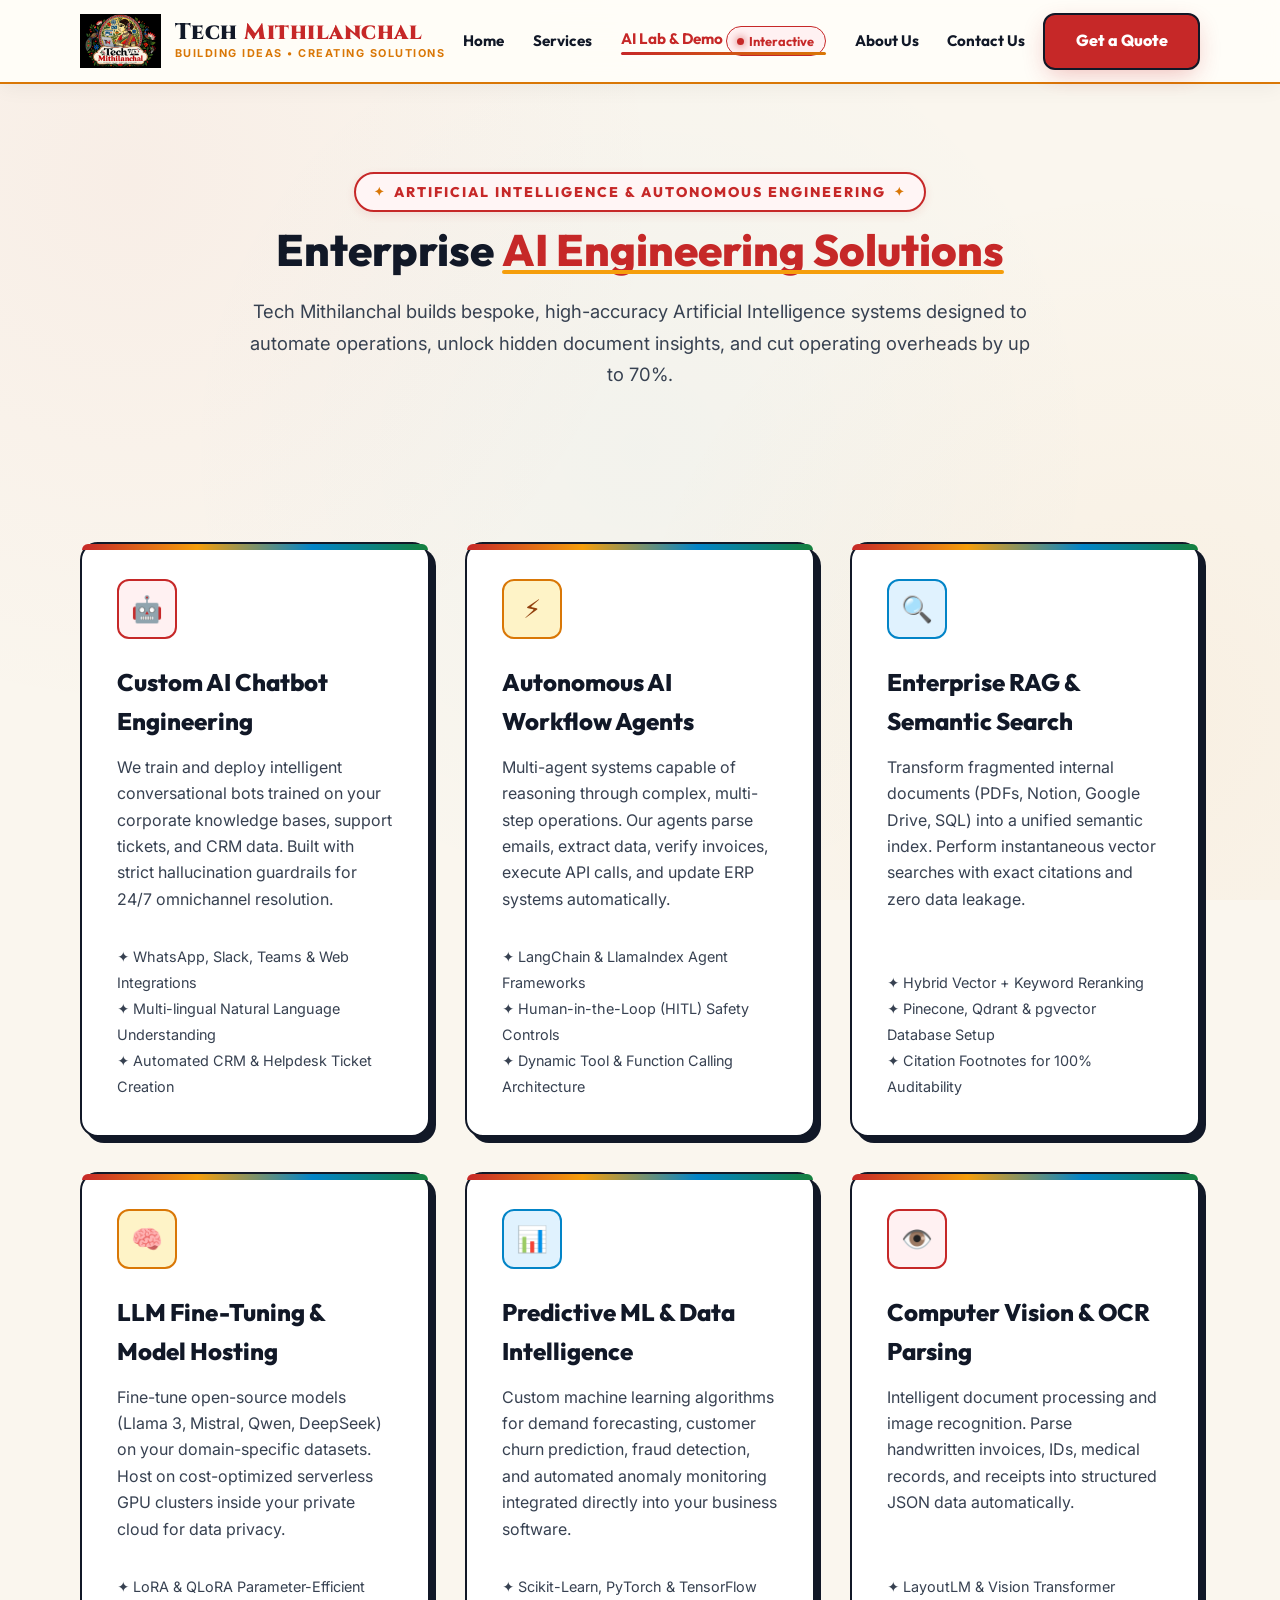
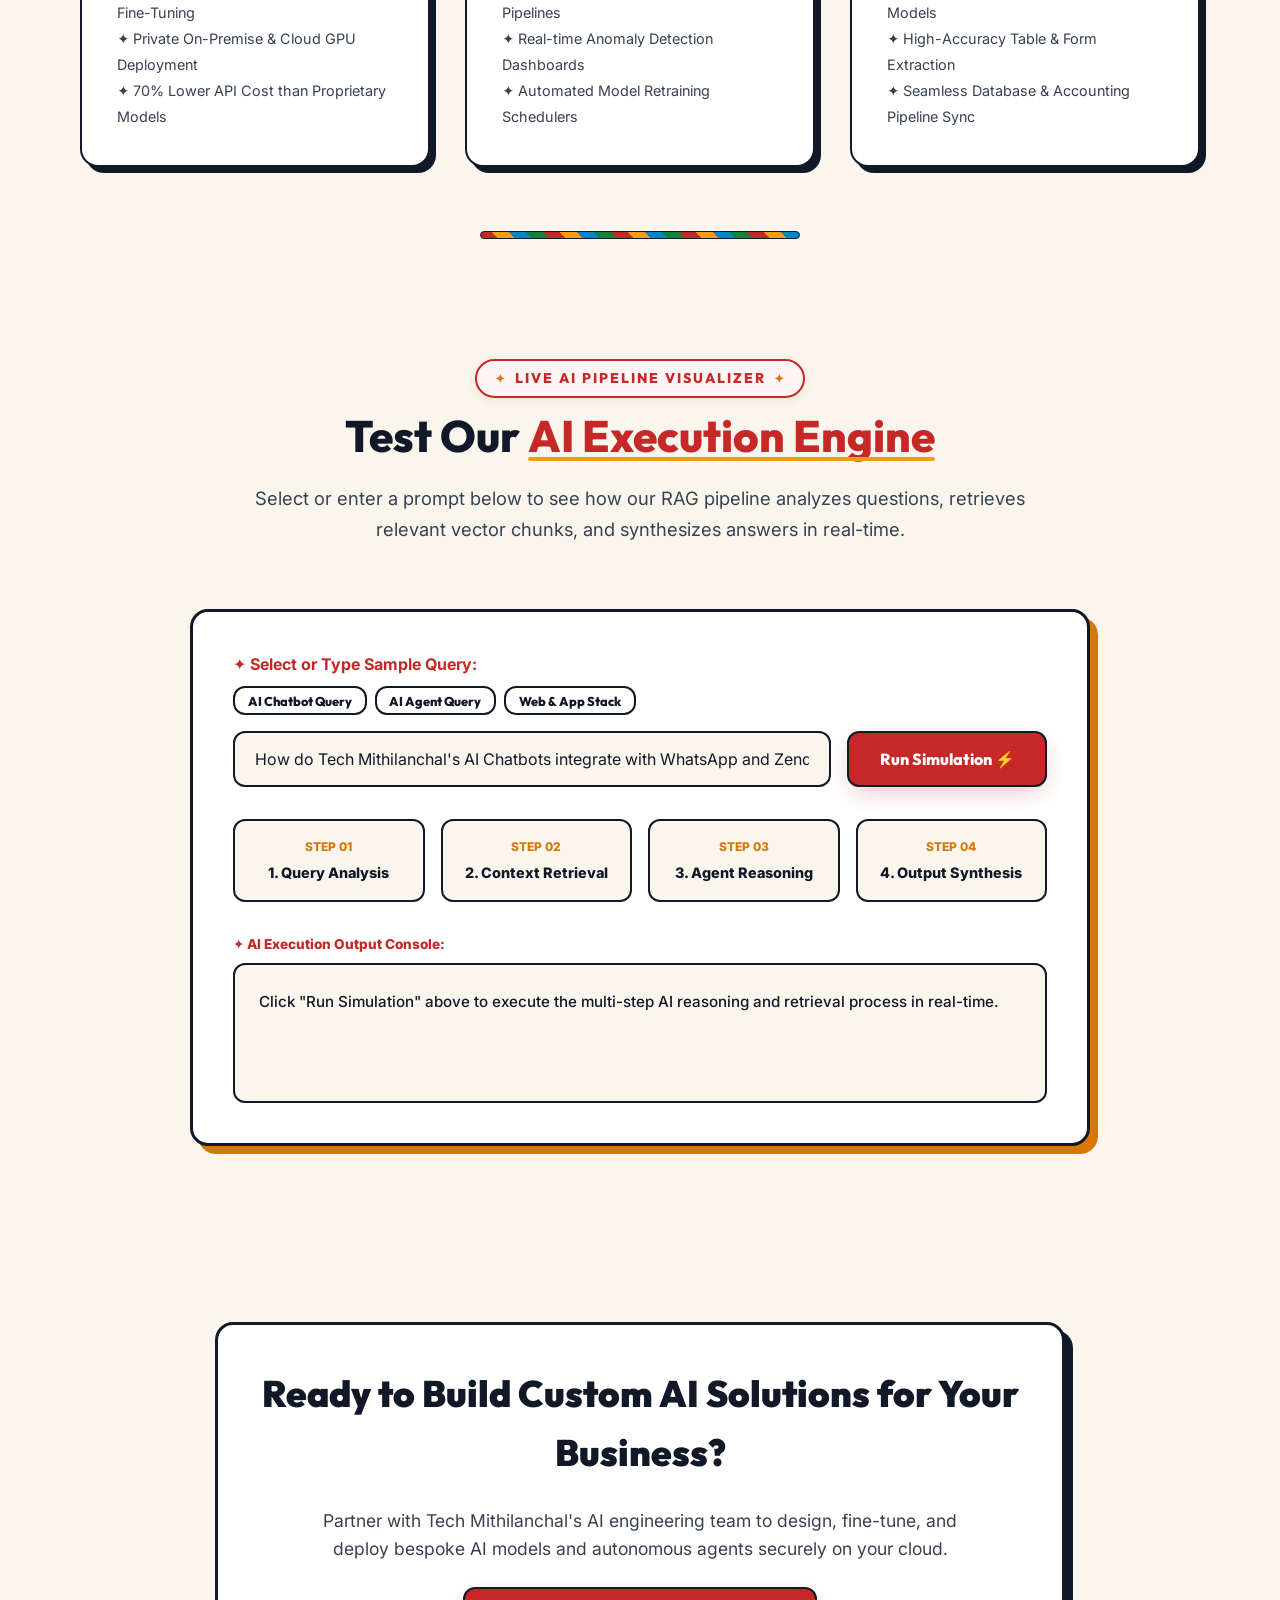
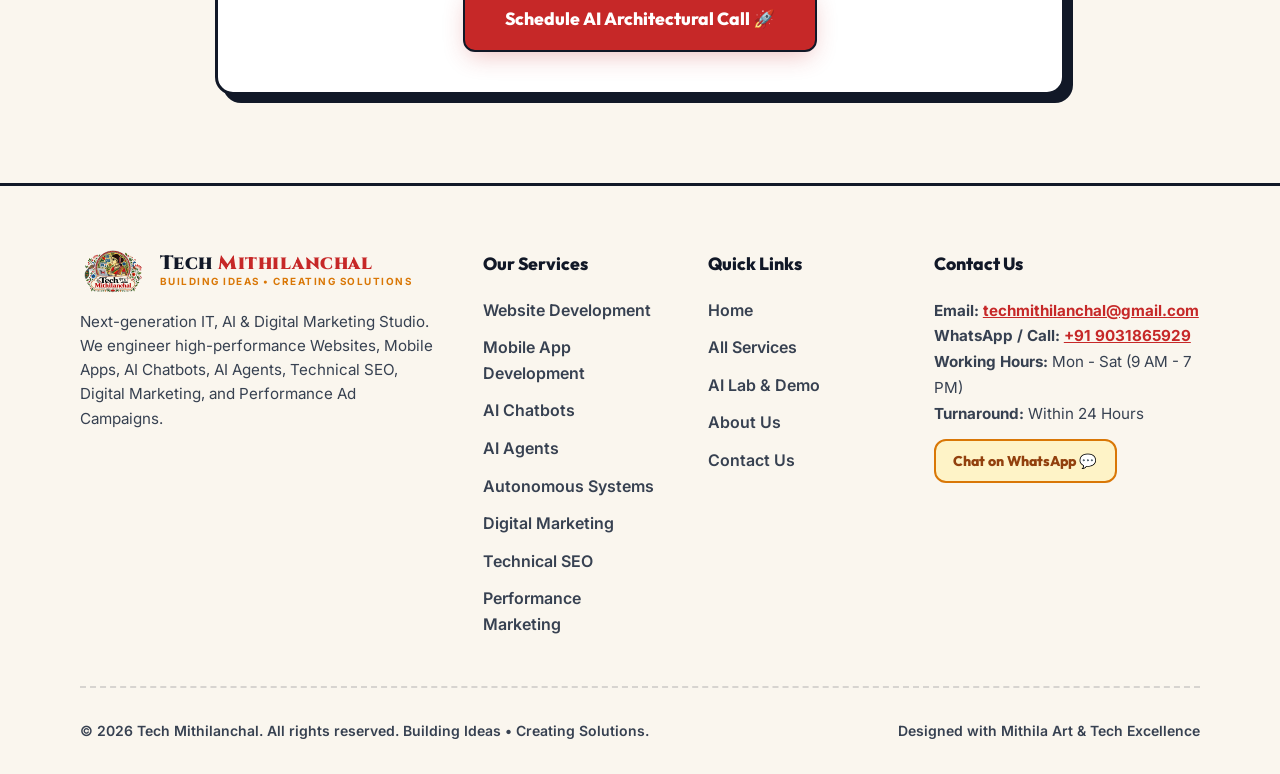
<file: demo/index.html>
<!DOCTYPE html>
<html lang="en">
<head>
    <meta charset="UTF-8">
    <meta name="viewport" content="width=device-width, initial-scale=1.0">
    <meta name="description" content="Tech Mithilanchal AI Innovation Hub - Enterprise Custom AI Chatbots, Autonomous AI Agents, RAG Semantic Search, Open-Source LLM Fine-Tuning, and Machine Learning Engineering.">
    <meta name="keywords" content="Custom AI Chatbots, Autonomous AI Agents, RAG Search, LLM Fine-Tuning, Llama 3, Machine Learning, Predictive Analytics, Tech Mithilanchal AI">
    
    <!-- SEO Optimization -->
    <link rel="canonical" href="https://techmithilanchal.com/demo/" />
    
    <!-- Open Graph -->
    <meta property="og:type" content="website" />
    <meta property="og:url" content="https://techmithilanchal.com/demo/" />
    <meta property="og:title" content="AI Solutions & Innovation Hub | Tech Mithilanchal" />
    <meta property="og:description" content="Enterprise-grade Custom AI Chatbots, Autonomous Workflow Agents, RAG Semantic Search, and LLM Fine-Tuning engineered by Tech Mithilanchal." />
    <meta property="og:image" content="/assets/logo.jpg" />

    <!-- Twitter -->
    <meta property="twitter:card" content="summary_large_image" />
    <meta property="twitter:url" content="https://techmithilanchal.com/demo/" />
    <meta property="twitter:title" content="AI Engineering & Innovation Hub - Tech Mithilanchal" />
    <meta property="twitter:description" content="Custom LLMs, Autonomous AI Agents, and Enterprise RAG Search systems tailored for global companies." />
    <meta property="twitter:image" content="/assets/logo.jpg" />

    <!-- Schema.org JSON-LD Service Data -->
    <script type="application/ld+json">
    {
      "@context": "https://schema.org",
      "@type": "Service",
      "serviceType": "Artificial Intelligence Engineering & Autonomous Systems",
      "provider": {
        "@type": "Organization",
        "name": "Tech Mithilanchal",
        "url": "https://techmithilanchal.com/"
      },
      "areaServed": "Global",
      "hasOfferCatalog": {
        "@type": "OfferCatalog",
        "name": "AI Solutions Catalog",
        "itemListElement": [
          {
            "@type": "Offer",
            "itemOffered": {
              "@type": "Service",
              "name": "Custom AI Chatbots"
            }
          },
          {
            "@type": "Offer",
            "itemOffered": {
              "@type": "Service",
              "name": "Autonomous AI Agents"
            }
          },
          {
            "@type": "Offer",
            "itemOffered": {
              "@type": "Service",
              "name": "Enterprise RAG Semantic Search"
            }
          },
          {
            "@type": "Offer",
            "itemOffered": {
              "@type": "Service",
              "name": "Open-Source LLM Fine-Tuning"
            }
          }
        ]
      }
    }
    </script>

    <title>AI Solutions & Innovation Hub | Enterprise AI Chatbots, Agents & RAG Engineering</title>
    <link rel="icon" type="image/jpeg" href="/assets/logo.jpg">
    <link rel="stylesheet" href="/style.css">
    <script defer src="/app.js"></script>
</head>
<body>
    <!-- Navigation Header -->
    <header class="navbar">
        <div class="container navbar-container">
            <a href="/" class="logo-brand" id="nav-logo">
                <img src="/assets/logo.jpg" alt="Tech Mithilanchal Logo" class="logo-img">
                <div class="logo-text-box">
                    <div class="logo-title">Tech <span>Mithilanchal</span></div>
                    <div class="logo-tagline">Building Ideas • Creating Solutions</div>
                </div>
            </a>
            
            <nav>
                <ul class="nav-menu" id="nav-menu-list">
                    <li><a href="/" class="nav-link" id="link-home">Home</a></li>
                    <li><a href="/services/" class="nav-link" id="link-services">Services</a></li>
                    <li>
                        <a href="/demo/" class="nav-link active" id="link-demo">
                            AI Lab & Demo <span class="nav-badge"><span class="nav-badge-dot"></span>Interactive</span>
                        </a>
                    </li>
                    <li><a href="/about-us/" class="nav-link" id="link-about">About Us</a></li>
                    <li><a href="/contact/" class="nav-link" id="link-contact">Contact Us</a></li>
                    <li class="mobile-cta-item"><a href="/contact/" class="btn btn-primary mobile-cta" id="mobile-header-cta">Get a Quote</a></li>
                </ul>
            </nav>
            
            <a href="/contact/" class="btn btn-primary" id="header-cta">Get a Quote</a>
            
            <button class="menu-toggle" id="menu-toggle-btn" aria-label="Toggle Navigation Menu">
                <span></span>
                <span></span>
                <span></span>
            </button>
        </div>
    </header>

    <!-- Main Content -->
    <main>
        <!-- AI Hub Hero Section -->
        <section class="section reveal-hidden" id="ai-hub-hero">
            <div class="container">
                <div class="section-header">
                    <span class="section-subtitle">Artificial Intelligence & Autonomous Engineering</span>
                    <h1 class="section-title">Enterprise <span>AI Engineering Solutions</span></h1>
                    <p class="section-description">
                        Tech Mithilanchal builds bespoke, high-accuracy Artificial Intelligence systems designed to automate operations, unlock hidden document insights, and cut operating overheads by up to 70%.
                    </p>
                </div>
            </div>
        </section>

        <!-- Deep SEO Content Grid: What We Do in AI -->
        <section class="section reveal-hidden" id="ai-capabilities-grid" style="padding-top: 0;">
            <div class="container">
                <div class="grid-3" style="margin-bottom: 4rem;">
                    
                    <!-- AI Capability 1 -->
                    <article class="card">
                        <div class="card-icon">🤖</div>
                        <h3 class="card-title">Custom AI Chatbot Engineering</h3>
                        <p class="card-text">
                            We train and deploy intelligent conversational bots trained on your corporate knowledge bases, support tickets, and CRM data. Built with strict hallucination guardrails for 24/7 omnichannel resolution.
                        </p>
                        <ul style="color: var(--text-secondary); font-size: 0.9rem; line-height: 1.8; margin-top: 0.5rem;">
                            <li>✦ WhatsApp, Slack, Teams & Web Integrations</li>
                            <li>✦ Multi-lingual Natural Language Understanding</li>
                            <li>✦ Automated CRM & Helpdesk Ticket Creation</li>
                        </ul>
                    </article>

                    <!-- AI Capability 2 -->
                    <article class="card">
                        <div class="card-icon gold">⚡</div>
                        <h3 class="card-title">Autonomous AI Workflow Agents</h3>
                        <p class="card-text">
                            Multi-agent systems capable of reasoning through complex, multi-step operations. Our agents parse emails, extract data, verify invoices, execute API calls, and update ERP systems automatically.
                        </p>
                        <ul style="color: var(--text-secondary); font-size: 0.9rem; line-height: 1.8; margin-top: 0.5rem;">
                            <li>✦ LangChain & LlamaIndex Agent Frameworks</li>
                            <li>✦ Human-in-the-Loop (HITL) Safety Controls</li>
                            <li>✦ Dynamic Tool & Function Calling Architecture</li>
                        </ul>
                    </article>

                    <!-- AI Capability 3 -->
                    <article class="card">
                        <div class="card-icon peacock">🔍</div>
                        <h3 class="card-title">Enterprise RAG & Semantic Search</h3>
                        <p class="card-text">
                            Transform fragmented internal documents (PDFs, Notion, Google Drive, SQL) into a unified semantic index. Perform instantaneous vector searches with exact citations and zero data leakage.
                        </p>
                        <ul style="color: var(--text-secondary); font-size: 0.9rem; line-height: 1.8; margin-top: 0.5rem;">
                            <li>✦ Hybrid Vector + Keyword Reranking</li>
                            <li>✦ Pinecone, Qdrant & pgvector Database Setup</li>
                            <li>✦ Citation Footnotes for 100% Auditability</li>
                        </ul>
                    </article>

                    <!-- AI Capability 4 -->
                    <article class="card">
                        <div class="card-icon gold">🧠</div>
                        <h3 class="card-title">LLM Fine-Tuning & Model Hosting</h3>
                        <p class="card-text">
                            Fine-tune open-source models (Llama 3, Mistral, Qwen, DeepSeek) on your domain-specific datasets. Host on cost-optimized serverless GPU clusters inside your private cloud for data privacy.
                        </p>
                        <ul style="color: var(--text-secondary); font-size: 0.9rem; line-height: 1.8; margin-top: 0.5rem;">
                            <li>✦ LoRA & QLoRA Parameter-Efficient Fine-Tuning</li>
                            <li>✦ Private On-Premise & Cloud GPU Deployment</li>
                            <li>✦ 70% Lower API Cost than Proprietary Models</li>
                        </ul>
                    </article>

                    <!-- AI Capability 5 -->
                    <article class="card">
                        <div class="card-icon peacock">📊</div>
                        <h3 class="card-title">Predictive ML & Data Intelligence</h3>
                        <p class="card-text">
                            Custom machine learning algorithms for demand forecasting, customer churn prediction, fraud detection, and automated anomaly monitoring integrated directly into your business software.
                        </p>
                        <ul style="color: var(--text-secondary); font-size: 0.9rem; line-height: 1.8; margin-top: 0.5rem;">
                            <li>✦ Scikit-Learn, PyTorch & TensorFlow Pipelines</li>
                            <li>✦ Real-time Anomaly Detection Dashboards</li>
                            <li>✦ Automated Model Retraining Schedulers</li>
                        </ul>
                    </article>

                    <!-- AI Capability 6 -->
                    <article class="card">
                        <div class="card-icon">👁️</div>
                        <h3 class="card-title">Computer Vision & OCR Parsing</h3>
                        <p class="card-text">
                            Intelligent document processing and image recognition. Parse handwritten invoices, IDs, medical records, and receipts into structured JSON data automatically.
                        </p>
                        <ul style="color: var(--text-secondary); font-size: 0.9rem; line-height: 1.8; margin-top: 0.5rem;">
                            <li>✦ LayoutLM & Vision Transformer Models</li>
                            <li>✦ High-Accuracy Table & Form Extraction</li>
                            <li>✦ Seamless Database & Accounting Pipeline Sync</li>
                        </ul>
                    </article>

                </div>

                <div class="mithila-divider"></div>
            </div>
        </section>

        <!-- Interactive AI Sandbox & Simulator -->
        <section class="section reveal-hidden" id="interactive-ai-sandbox" style="padding-top: 0;">
            <div class="container">
                <div class="section-header">
                    <span class="section-subtitle">Live AI Pipeline Visualizer</span>
                    <h2 class="section-title">Test Our <span>AI Execution Engine</span></h2>
                    <p class="section-description">Select or enter a prompt below to see how our RAG pipeline analyzes questions, retrieves relevant vector chunks, and synthesizes answers in real-time.</p>
                </div>

                <div class="demo-box" style="max-width: 900px; margin: 0 auto;">
                    <div style="margin-bottom: 1.5rem;">
                        <label for="demo-query" style="display: block; font-weight: 700; color: var(--color-crimson); margin-bottom: 0.5rem;">
                            ✦ Select or Type Sample Query:
                        </label>
                        <div style="display: flex; gap: 0.5rem; flex-wrap: wrap; margin-bottom: 1rem;">
                            <button class="btn btn-outline sample-query-btn" style="padding: 0.3rem 0.8rem; font-size: 0.8rem;" data-query="How do Tech Mithilanchal's AI Chatbots integrate with WhatsApp and Zendesk?">AI Chatbot Query</button>
                            <button class="btn btn-outline sample-query-btn" style="padding: 0.3rem 0.8rem; font-size: 0.8rem;" data-query="How can Autonomous AI Agents automate our invoice processing and calendar schedules?">AI Agent Query</button>
                            <button class="btn btn-outline sample-query-btn" style="padding: 0.3rem 0.8rem; font-size: 0.8rem;" data-query="What web and mobile app technologies does Tech Mithilanchal specialize in?">Web & App Stack</button>
                        </div>
                        <div class="demo-input-group">
                            <input type="text" id="demo-query" class="demo-input" placeholder="Type a prompt to test the AI pipeline..." value="How do Tech Mithilanchal's AI Chatbots integrate with WhatsApp and Zendesk?">
                            <button id="run-demo-btn" class="btn btn-primary">Run Simulation ⚡</button>
                        </div>
                    </div>

                    <!-- Pipeline Steps Visualizer -->
                    <div class="pipeline-steps">
                        <div class="pipeline-step" id="step-1">
                            <div class="pipeline-step-num">Step 01</div>
                            <div class="pipeline-step-title">1. Query Analysis</div>
                        </div>
                        <div class="pipeline-step" id="step-2">
                            <div class="pipeline-step-num">Step 02</div>
                            <div class="pipeline-step-title">2. Context Retrieval</div>
                        </div>
                        <div class="pipeline-step" id="step-3">
                            <div class="pipeline-step-num">Step 03</div>
                            <div class="pipeline-step-title">3. Agent Reasoning</div>
                        </div>
                        <div class="pipeline-step" id="step-4">
                            <div class="pipeline-step-num">Step 04</div>
                            <div class="pipeline-step-title">4. Output Synthesis</div>
                        </div>
                    </div>

                    <!-- Simulation Result Console -->
                    <div style="margin-top: 1.5rem;">
                        <div style="font-size: 0.85rem; font-weight: 800; color: var(--color-crimson); margin-bottom: 0.5rem;">
                            ✦ AI Execution Output Console:
                        </div>
                        <div id="demo-output-text" class="demo-output-area">
                            Click "Run Simulation" above to execute the multi-step AI reasoning and retrieval process in real-time.
                        </div>
                    </div>
                </div>

            </div>
        </section>

        <!-- CTA Section -->
        <section class="section reveal-hidden" id="ai-cta-section">
            <div class="container">
                <div class="contact-card" style="text-align: center; display: flex; flex-direction: column; gap: 1.5rem; align-items: center; max-width: 850px; margin: 0 auto;">
                    <h2 style="font-family: var(--font-heading); font-size: 2.3rem; font-weight: 900; color: var(--color-black-ink);">
                        Ready to Build Custom AI Solutions for Your Business?
                    </h2>
                    <p style="color: var(--text-secondary); font-size: 1.1rem; max-width: 650px; line-height: 1.6;">
                        Partner with Tech Mithilanchal's AI engineering team to design, fine-tune, and deploy bespoke AI models and autonomous agents securely on your cloud.
                    </p>
                    <a href="/contact/?service=aichatbot" class="btn btn-primary" style="padding: 1rem 2.5rem; font-size: 1.1rem;">Schedule AI Architectural Call 🚀</a>
                </div>
            </div>
        </section>
    </main>

    <!-- Footer -->
            <footer class="footer">
        <div class="container">
            <div class="footer-grid">
                <div>
                    <a href="/" class="logo-brand" style="margin-bottom: 1rem;">
                        <img src="/assets/logo.png" alt="Tech Mithilanchal" class="logo-img" style="height: 44px;">
                        <div class="logo-text-box">
                            <div class="logo-title" style="font-size: 1.2rem;">Tech <span>Mithilanchal</span></div>
                            <div class="logo-tagline" style="font-size: 0.62rem;">Building Ideas • Creating Solutions</div>
                        </div>
                    </a>
                    <p style="color: var(--text-secondary); font-size: 0.95rem; line-height: 1.6; margin-top: 1rem;">
                        Next-generation IT, AI & Digital Marketing Studio. We engineer high-performance Websites, Mobile Apps, AI Chatbots, AI Agents, Technical SEO, Digital Marketing, and Performance Ad Campaigns.
                    </p>
                </div>
                
                <div>
                    <h4 class="footer-col-title">Our Services</h4>
                    <div class="footer-links">
                        <a href="/services/website-development/">Website Development</a>
                        <a href="/services/app-development/">Mobile App Development</a>
                        <a href="/services/ai-chatbots/">AI Chatbots</a>
                        <a href="/services/ai-agents/">AI Agents</a>
                        <a href="/services/autonomous-systems/">Autonomous Systems</a>
                        <a href="/services/digital-marketing/">Digital Marketing</a>
                        <a href="/services/seo/">Technical SEO</a>
                        <a href="/services/performance-marketing/">Performance Marketing</a>
                    </div>
                </div>

                <div>
                    <h4 class="footer-col-title">Quick Links</h4>
                    <div class="footer-links">
                        <a href="/">Home</a>
                        <a href="/services/">All Services</a>
                        <a href="/demo/">AI Lab & Demo</a>
                        <a href="/about-us/">About Us</a>
                        <a href="/contact/">Contact Us</a>
                    </div>
                </div>

                <div>
                    <h4 class="footer-col-title">Contact Us</h4>
                    <p style="font-size: 0.95rem; line-height: 1.7; margin-bottom: 0.75rem; color: var(--text-secondary);">
                        <strong>Email:</strong> <a href="mailto:techmithilanchal@gmail.com" style="color: var(--color-crimson); font-weight: 700; text-decoration: underline;">techmithilanchal@gmail.com</a><br>
                        <strong>WhatsApp / Call:</strong> <a href="tel:+919031865929" style="color: var(--color-crimson); font-weight: 700; text-decoration: underline;">+91 9031865929</a><br>
                        <strong>Working Hours:</strong> Mon - Sat (9 AM - 7 PM)<br>
                        <strong>Turnaround:</strong> Within 24 Hours
                    </p>
                    <a href="https://wa.me/919031865929" target="_blank" class="btn btn-secondary" style="padding: 0.55rem 1.1rem; font-size: 0.88rem;">Chat on WhatsApp 💬</a>
                </div>
            </div>

            <div class="footer-bottom">
                <div>&copy; 2026 Tech Mithilanchal. All rights reserved. Building Ideas • Creating Solutions.</div>
                <div>Designed with Mithila Art & Tech Excellence</div>
            </div>
        </div>
    </footer>
</body>
</html>
</file>
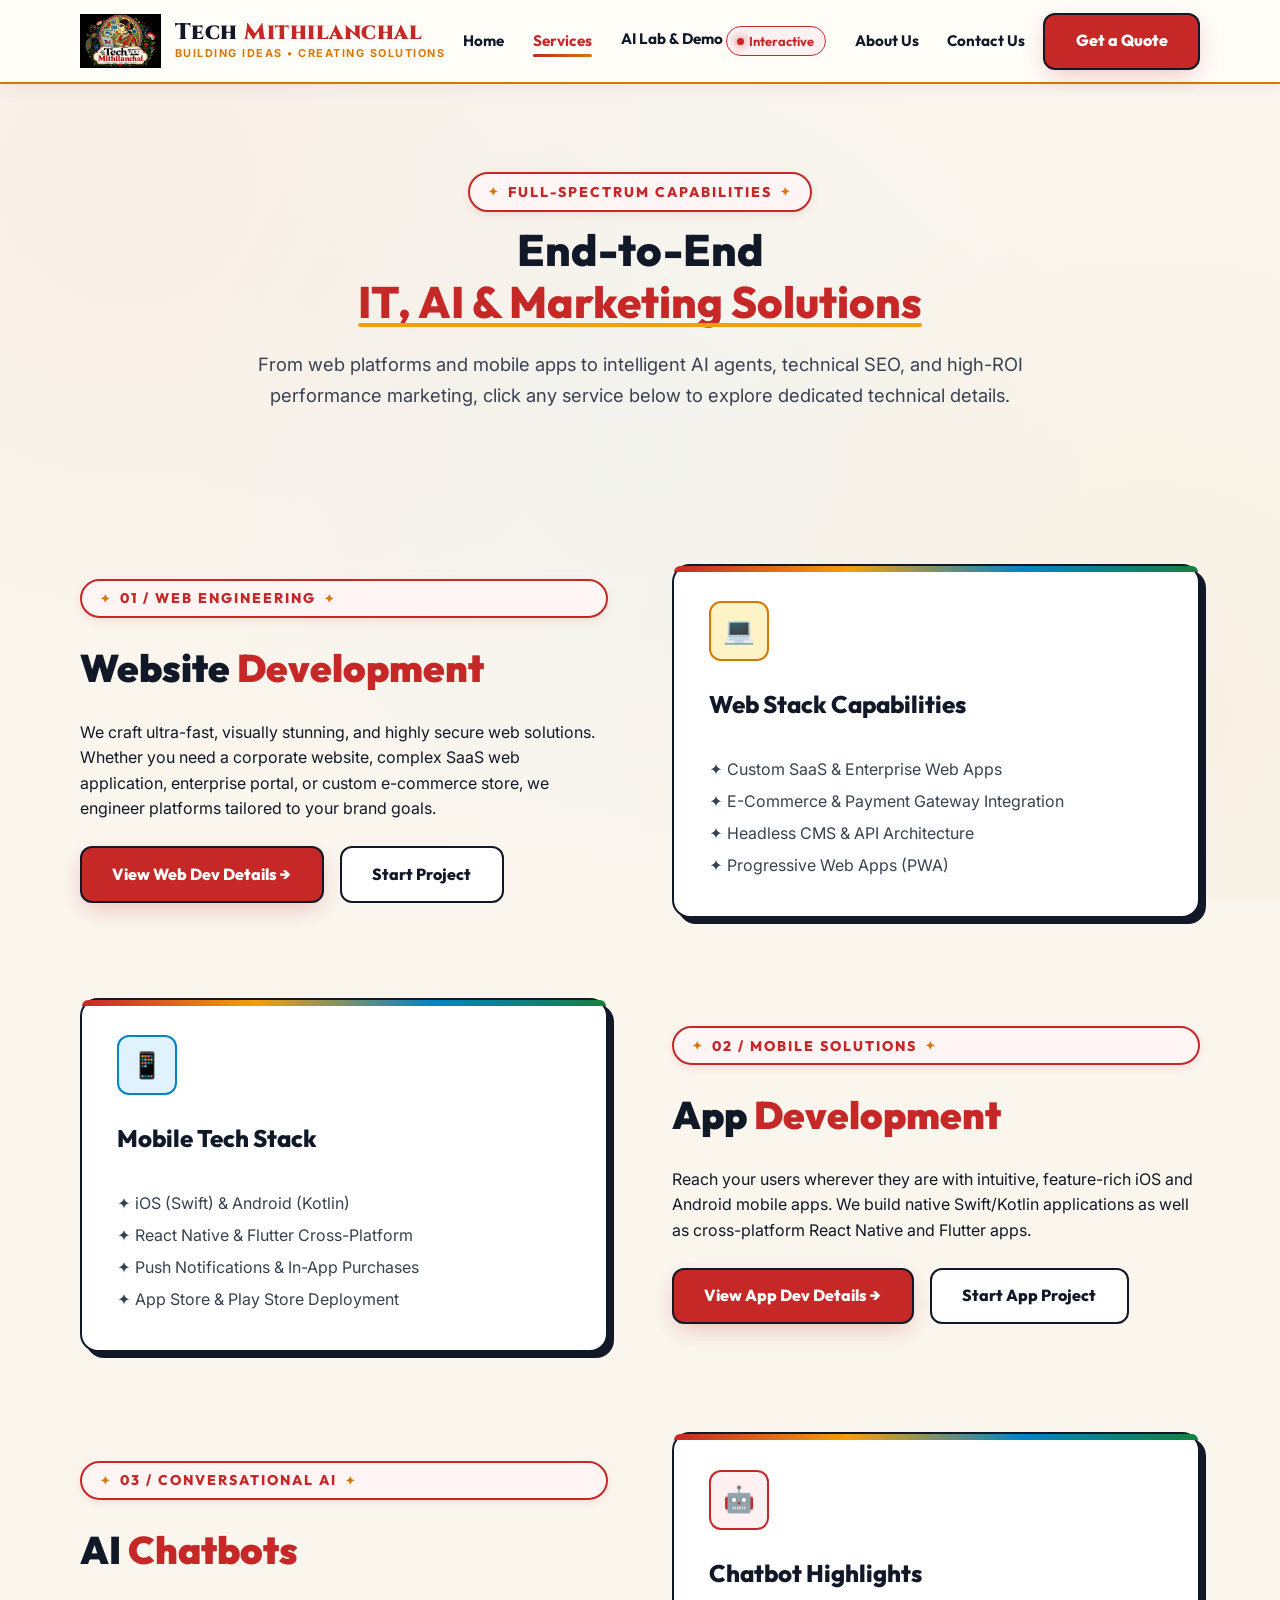
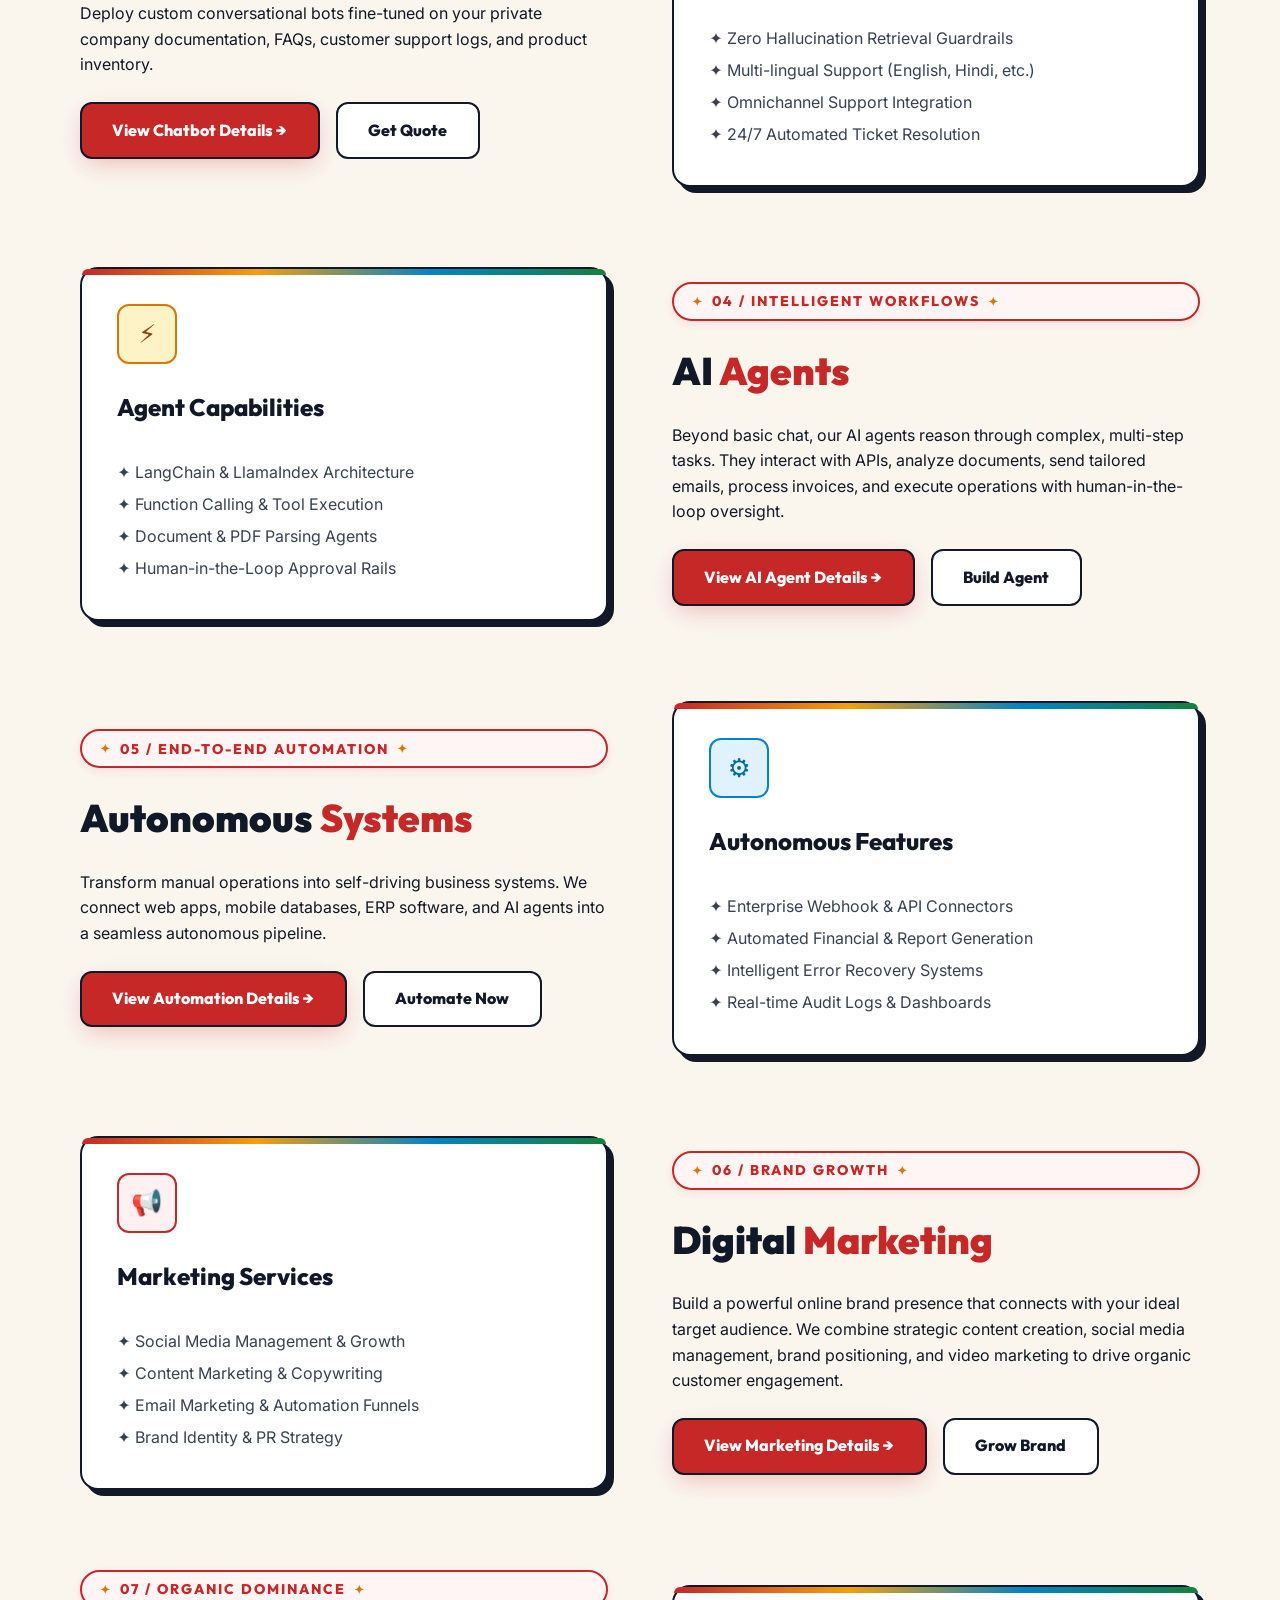
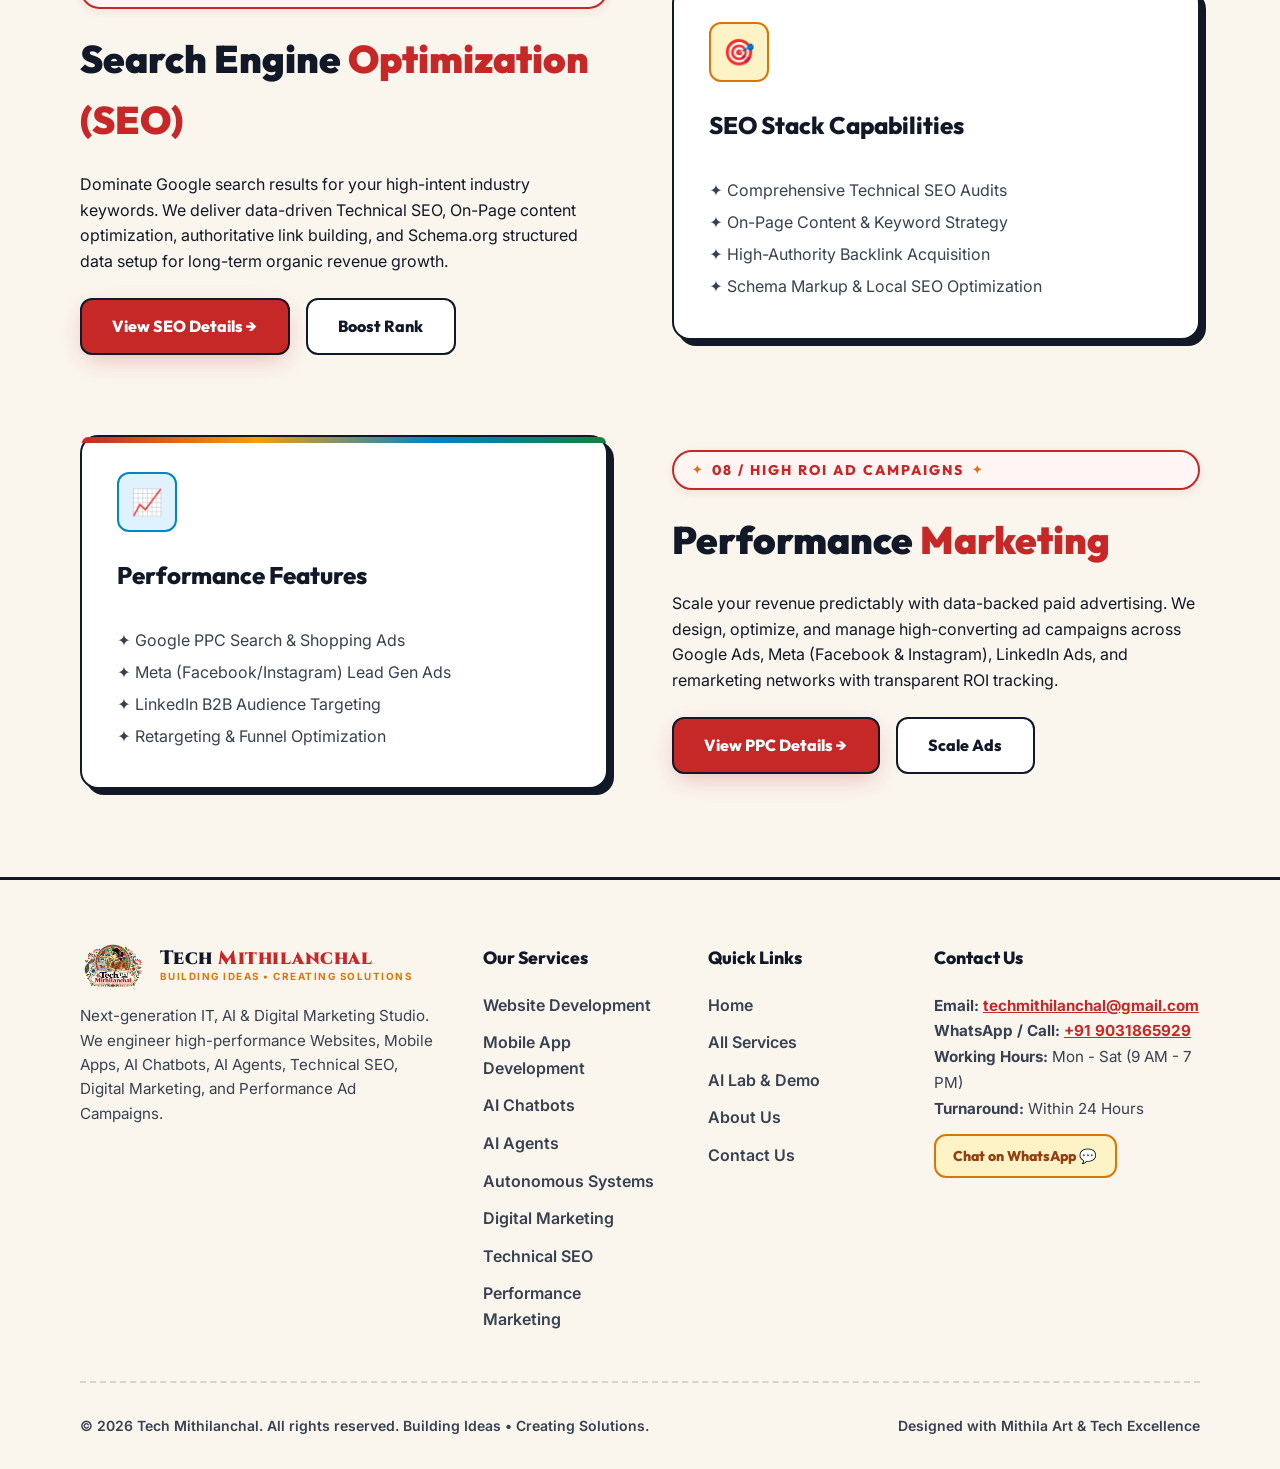
<file: services/index.html>
<!DOCTYPE html>
<html lang="en">
<head>
    <meta charset="UTF-8">
    <meta name="viewport" content="width=device-width, initial-scale=1.0">
    <meta name="description" content="Explore Tech Mithilanchal's full spectrum services: Website Development, Mobile App Development, AI Chatbots, AI Agents, Autonomous Systems, Digital Marketing, SEO, and Performance Marketing.">
    <meta name="keywords" content="Website Development, App Development, AI Chatbots, AI Agents, Digital Marketing Agency, SEO Optimization, Performance Marketing, PPC Ads, Tech Mithilanchal">
    
    <!-- SEO Optimization -->
    <link rel="canonical" href="https://techmithilanchal.com/services/" />
    
    <!-- Open Graph -->
    <meta property="og:type" content="website" />
    <meta property="og:url" content="https://techmithilanchal.com/services/" />
    <meta property="og:title" content="Full-Spectrum IT, AI & Marketing Services | Tech Mithilanchal" />
    <meta property="og:description" content="Web Dev, Mobile Apps, Custom AI Chatbots, AI Agents, Digital Marketing, Technical SEO, and Performance Marketing." />
    <meta property="og:image" content="/assets/logo.jpg" />

    <title>Our Services | Web Dev, App Dev, AI Solutions, Digital Marketing & SEO</title>
    <link rel="icon" type="image/jpeg" href="/assets/logo.jpg">
    <link rel="stylesheet" href="/style.css">
    <script defer src="/app.js"></script>
</head>
<body>
    <!-- Navigation Header -->
    <header class="navbar">
        <div class="container navbar-container">
            <a href="/" class="logo-brand" id="nav-logo">
                <img src="/assets/logo.jpg" alt="Tech Mithilanchal Logo" class="logo-img">
                <div class="logo-text-box">
                    <div class="logo-title">Tech <span>Mithilanchal</span></div>
                    <div class="logo-tagline">Building Ideas • Creating Solutions</div>
                </div>
            </a>
            
            <nav>
                <ul class="nav-menu" id="nav-menu-list">
                    <li><a href="/" class="nav-link" id="link-home">Home</a></li>
                    <li><a href="/services/" class="nav-link active" id="link-services">Services</a></li>
                    <li>
                        <a href="/demo/" class="nav-link" id="link-demo">
                            AI Lab & Demo <span class="nav-badge"><span class="nav-badge-dot"></span>Interactive</span>
                        </a>
                    </li>
                    <li><a href="/about-us/" class="nav-link" id="link-about">About Us</a></li>
                    <li><a href="/contact/" class="nav-link" id="link-contact">Contact Us</a></li>
                    <li class="mobile-cta-item"><a href="/contact/" class="btn btn-primary mobile-cta" id="mobile-header-cta">Get a Quote</a></li>
                </ul>
            </nav>
            
            <a href="/contact/" class="btn btn-primary" id="header-cta">Get a Quote</a>
            
            <button class="menu-toggle" id="menu-toggle-btn" aria-label="Toggle Navigation Menu">
                <span></span>
                <span></span>
                <span></span>
            </button>
        </div>
    </header>

    <!-- Main Content -->
    <main>
        <!-- Services Header -->
        <section class="section reveal-hidden" id="services-intro">
            <div class="container">
                <div class="section-header">
                    <span class="section-subtitle">Full-Spectrum Capabilities</span>
                    <h1 class="section-title">End-to-End <span>IT, AI & Marketing Solutions</span></h1>
                    <p class="section-description">
                        From web platforms and mobile apps to intelligent AI agents, technical SEO, and high-ROI performance marketing, click any service below to explore dedicated technical details.
                    </p>
                </div>
            </div>
        </section>

        <!-- Detailed Services Split Rows -->
        <section class="section reveal-hidden" id="services-details" style="padding-top: 0;">
            <div class="container feature-split">
                
                <!-- Service 1: Website Development -->
                <div class="split-row" id="web-dev">
                    <div class="split-content">
                        <span class="section-subtitle">01 / WEB ENGINEERING</span>
                        <h2 class="split-title">Website <span>Development</span></h2>
                        <p>
                            We craft ultra-fast, visually stunning, and highly secure web solutions. Whether you need a corporate website, complex SaaS web application, enterprise portal, or custom e-commerce store, we engineer platforms tailored to your brand goals.
                        </p>
                        <div style="display: flex; gap: 1rem; margin-top: 1.5rem; flex-wrap: wrap;">
                            <a href="/services/website-development/" class="btn btn-primary">View Web Dev Details →</a>
                            <a href="/contact/?service=webdev" class="btn btn-outline">Start Project</a>
                        </div>
                    </div>
                    
                    <div class="card" style="border-color: var(--color-black-ink);">
                        <div class="card-icon gold">💻</div>
                        <h3 class="card-title">Web Stack Capabilities</h3>
                        <ul style="color: var(--text-secondary); line-height: 2; margin-top: 1rem;">
                            <li>✦ Custom SaaS & Enterprise Web Apps</li>
                            <li>✦ E-Commerce & Payment Gateway Integration</li>
                            <li>✦ Headless CMS & API Architecture</li>
                            <li>✦ Progressive Web Apps (PWA)</li>
                        </ul>
                    </div>
                </div>

                <!-- Service 2: App Development -->
                <div class="split-row reverse" id="app-dev">
                    <div class="split-content">
                        <span class="section-subtitle">02 / MOBILE SOLUTIONS</span>
                        <h2 class="split-title">App <span>Development</span></h2>
                        <p>
                            Reach your users wherever they are with intuitive, feature-rich iOS and Android mobile apps. We build native Swift/Kotlin applications as well as cross-platform React Native and Flutter apps.
                        </p>
                        <div style="display: flex; gap: 1rem; margin-top: 1.5rem; flex-wrap: wrap;">
                            <a href="/services/app-development/" class="btn btn-primary">View App Dev Details →</a>
                            <a href="/contact/?service=appdev" class="btn btn-outline">Start App Project</a>
                        </div>
                    </div>
                    
                    <div class="card" style="border-color: var(--color-black-ink);">
                        <div class="card-icon peacock">📱</div>
                        <h3 class="card-title">Mobile Tech Stack</h3>
                        <ul style="color: var(--text-secondary); line-height: 2; margin-top: 1rem;">
                            <li>✦ iOS (Swift) & Android (Kotlin)</li>
                            <li>✦ React Native & Flutter Cross-Platform</li>
                            <li>✦ Push Notifications & In-App Purchases</li>
                            <li>✦ App Store & Play Store Deployment</li>
                        </ul>
                    </div>
                </div>

                <!-- Service 3: AI Chatbots -->
                <div class="split-row" id="ai-chatbots">
                    <div class="split-content">
                        <span class="section-subtitle">03 / CONVERSATIONAL AI</span>
                        <h2 class="split-title">AI <span>Chatbots</span></h2>
                        <p>
                            Deploy custom conversational bots fine-tuned on your private company documentation, FAQs, customer support logs, and product inventory.
                        </p>
                        <div style="display: flex; gap: 1rem; margin-top: 1.5rem; flex-wrap: wrap;">
                            <a href="/services/ai-chatbots/" class="btn btn-primary">View Chatbot Details →</a>
                            <a href="/contact/?service=aichatbot" class="btn btn-outline">Get Quote</a>
                        </div>
                    </div>
                    
                    <div class="card">
                        <div class="card-icon">🤖</div>
                        <h3 class="card-title">Chatbot Highlights</h3>
                        <ul style="color: var(--text-secondary); line-height: 2; margin-top: 1rem;">
                            <li>✦ Zero Hallucination Retrieval Guardrails</li>
                            <li>✦ Multi-lingual Support (English, Hindi, etc.)</li>
                            <li>✦ Omnichannel Support Integration</li>
                            <li>✦ 24/7 Automated Ticket Resolution</li>
                        </ul>
                    </div>
                </div>

                <!-- Service 4: AI Agents -->
                <div class="split-row reverse" id="ai-agents">
                    <div class="split-content">
                        <span class="section-subtitle">04 / INTELLIGENT WORKFLOWS</span>
                        <h2 class="split-title">AI <span>Agents</span></h2>
                        <p>
                            Beyond basic chat, our AI agents reason through complex, multi-step tasks. They interact with APIs, analyze documents, send tailored emails, process invoices, and execute operations with human-in-the-loop oversight.
                        </p>
                        <div style="display: flex; gap: 1rem; margin-top: 1.5rem; flex-wrap: wrap;">
                            <a href="/services/ai-agents/" class="btn btn-primary">View AI Agent Details →</a>
                            <a href="/contact/?service=aiagents" class="btn btn-outline">Build Agent</a>
                        </div>
                    </div>
                    
                    <div class="card" style="border-color: var(--color-black-ink);">
                        <div class="card-icon gold">⚡</div>
                        <h3 class="card-title">Agent Capabilities</h3>
                        <ul style="color: var(--text-secondary); line-height: 2; margin-top: 1rem;">
                            <li>✦ LangChain & LlamaIndex Architecture</li>
                            <li>✦ Function Calling & Tool Execution</li>
                            <li>✦ Document & PDF Parsing Agents</li>
                            <li>✦ Human-in-the-Loop Approval Rails</li>
                        </ul>
                    </div>
                </div>

                <!-- Service 5: Autonomous Systems -->
                <div class="split-row" id="autonomous-systems">
                    <div class="split-content">
                        <span class="section-subtitle">05 / END-TO-END AUTOMATION</span>
                        <h2 class="split-title">Autonomous <span>Systems</span></h2>
                        <p>
                            Transform manual operations into self-driving business systems. We connect web apps, mobile databases, ERP software, and AI agents into a seamless autonomous pipeline.
                        </p>
                        <div style="display: flex; gap: 1rem; margin-top: 1.5rem; flex-wrap: wrap;">
                            <a href="/services/autonomous-systems/" class="btn btn-primary">View Automation Details →</a>
                            <a href="/contact/?service=autonomous" class="btn btn-outline">Automate Now</a>
                        </div>
                    </div>
                    
                    <div class="card" style="border-color: var(--color-black-ink);">
                        <div class="card-icon peacock">⚙️</div>
                        <h3 class="card-title">Autonomous Features</h3>
                        <ul style="color: var(--text-secondary); line-height: 2; margin-top: 1rem;">
                            <li>✦ Enterprise Webhook & API Connectors</li>
                            <li>✦ Automated Financial & Report Generation</li>
                            <li>✦ Intelligent Error Recovery Systems</li>
                            <li>✦ Real-time Audit Logs & Dashboards</li>
                        </ul>
                    </div>
                </div>

                <!-- Service 6: Digital Marketing -->
                <div class="split-row reverse" id="digital-marketing">
                    <div class="split-content">
                        <span class="section-subtitle">06 / BRAND GROWTH</span>
                        <h2 class="split-title">Digital <span>Marketing</span></h2>
                        <p>
                            Build a powerful online brand presence that connects with your ideal target audience. We combine strategic content creation, social media management, brand positioning, and video marketing to drive organic customer engagement.
                        </p>
                        <div style="display: flex; gap: 1rem; margin-top: 1.5rem; flex-wrap: wrap;">
                            <a href="/services/digital-marketing/" class="btn btn-primary">View Marketing Details →</a>
                            <a href="/contact/?service=digitalmarketing" class="btn btn-outline">Grow Brand</a>
                        </div>
                    </div>
                    
                    <div class="card">
                        <div class="card-icon">📢</div>
                        <h3 class="card-title">Marketing Services</h3>
                        <ul style="color: var(--text-secondary); line-height: 2; margin-top: 1rem;">
                            <li>✦ Social Media Management & Growth</li>
                            <li>✦ Content Marketing & Copywriting</li>
                            <li>✦ Email Marketing & Automation Funnels</li>
                            <li>✦ Brand Identity & PR Strategy</li>
                        </ul>
                    </div>
                </div>

                <!-- Service 7: Search Engine Optimization (SEO) -->
                <div class="split-row" id="seo">
                    <div class="split-content">
                        <span class="section-subtitle">07 / ORGANIC DOMINANCE</span>
                        <h2 class="split-title">Search Engine <span>Optimization (SEO)</span></h2>
                        <p>
                            Dominate Google search results for your high-intent industry keywords. We deliver data-driven Technical SEO, On-Page content optimization, authoritative link building, and Schema.org structured data setup for long-term organic revenue growth.
                        </p>
                        <div style="display: flex; gap: 1rem; margin-top: 1.5rem; flex-wrap: wrap;">
                            <a href="/services/seo/" class="btn btn-primary">View SEO Details →</a>
                            <a href="/contact/?service=seo" class="btn btn-outline">Boost Rank</a>
                        </div>
                    </div>
                    
                    <div class="card" style="border-color: var(--color-black-ink);">
                        <div class="card-icon gold">🎯</div>
                        <h3 class="card-title">SEO Stack Capabilities</h3>
                        <ul style="color: var(--text-secondary); line-height: 2; margin-top: 1rem;">
                            <li>✦ Comprehensive Technical SEO Audits</li>
                            <li>✦ On-Page Content & Keyword Strategy</li>
                            <li>✦ High-Authority Backlink Acquisition</li>
                            <li>✦ Schema Markup & Local SEO Optimization</li>
                        </ul>
                    </div>
                </div>

                <!-- Service 8: Performance Marketing -->
                <div class="split-row reverse" id="performance-marketing">
                    <div class="split-content">
                        <span class="section-subtitle">08 / HIGH ROI AD CAMPAIGNS</span>
                        <h2 class="split-title">Performance <span>Marketing</span></h2>
                        <p>
                            Scale your revenue predictably with data-backed paid advertising. We design, optimize, and manage high-converting ad campaigns across Google Ads, Meta (Facebook & Instagram), LinkedIn Ads, and remarketing networks with transparent ROI tracking.
                        </p>
                        <div style="display: flex; gap: 1rem; margin-top: 1.5rem; flex-wrap: wrap;">
                            <a href="/services/performance-marketing/" class="btn btn-primary">View PPC Details →</a>
                            <a href="/contact/?service=performancemarketing" class="btn btn-outline">Scale Ads</a>
                        </div>
                    </div>
                    
                    <div class="card" style="border-color: var(--color-black-ink);">
                        <div class="card-icon peacock">📈</div>
                        <h3 class="card-title">Performance Features</h3>
                        <ul style="color: var(--text-secondary); line-height: 2; margin-top: 1rem;">
                            <li>✦ Google PPC Search & Shopping Ads</li>
                            <li>✦ Meta (Facebook/Instagram) Lead Gen Ads</li>
                            <li>✦ LinkedIn B2B Audience Targeting</li>
                            <li>✦ Retargeting & Funnel Optimization</li>
                        </ul>
                    </div>
                </div>

            </div>
        </section>
    </main>

    <!-- Footer -->
            <footer class="footer">
        <div class="container">
            <div class="footer-grid">
                <div>
                    <a href="/" class="logo-brand" style="margin-bottom: 1rem;">
                        <img src="/assets/logo.png" alt="Tech Mithilanchal" class="logo-img" style="height: 44px;">
                        <div class="logo-text-box">
                            <div class="logo-title" style="font-size: 1.2rem;">Tech <span>Mithilanchal</span></div>
                            <div class="logo-tagline" style="font-size: 0.62rem;">Building Ideas • Creating Solutions</div>
                        </div>
                    </a>
                    <p style="color: var(--text-secondary); font-size: 0.95rem; line-height: 1.6; margin-top: 1rem;">
                        Next-generation IT, AI & Digital Marketing Studio. We engineer high-performance Websites, Mobile Apps, AI Chatbots, AI Agents, Technical SEO, Digital Marketing, and Performance Ad Campaigns.
                    </p>
                </div>
                
                <div>
                    <h4 class="footer-col-title">Our Services</h4>
                    <div class="footer-links">
                        <a href="/services/website-development/">Website Development</a>
                        <a href="/services/app-development/">Mobile App Development</a>
                        <a href="/services/ai-chatbots/">AI Chatbots</a>
                        <a href="/services/ai-agents/">AI Agents</a>
                        <a href="/services/autonomous-systems/">Autonomous Systems</a>
                        <a href="/services/digital-marketing/">Digital Marketing</a>
                        <a href="/services/seo/">Technical SEO</a>
                        <a href="/services/performance-marketing/">Performance Marketing</a>
                    </div>
                </div>

                <div>
                    <h4 class="footer-col-title">Quick Links</h4>
                    <div class="footer-links">
                        <a href="/">Home</a>
                        <a href="/services/">All Services</a>
                        <a href="/demo/">AI Lab & Demo</a>
                        <a href="/about-us/">About Us</a>
                        <a href="/contact/">Contact Us</a>
                    </div>
                </div>

                <div>
                    <h4 class="footer-col-title">Contact Us</h4>
                    <p style="font-size: 0.95rem; line-height: 1.7; margin-bottom: 0.75rem; color: var(--text-secondary);">
                        <strong>Email:</strong> <a href="mailto:techmithilanchal@gmail.com" style="color: var(--color-crimson); font-weight: 700; text-decoration: underline;">techmithilanchal@gmail.com</a><br>
                        <strong>WhatsApp / Call:</strong> <a href="tel:+919031865929" style="color: var(--color-crimson); font-weight: 700; text-decoration: underline;">+91 9031865929</a><br>
                        <strong>Working Hours:</strong> Mon - Sat (9 AM - 7 PM)<br>
                        <strong>Turnaround:</strong> Within 24 Hours
                    </p>
                    <a href="https://wa.me/919031865929" target="_blank" class="btn btn-secondary" style="padding: 0.55rem 1.1rem; font-size: 0.88rem;">Chat on WhatsApp 💬</a>
                </div>
            </div>

            <div class="footer-bottom">
                <div>&copy; 2026 Tech Mithilanchal. All rights reserved. Building Ideas • Creating Solutions.</div>
                <div>Designed with Mithila Art & Tech Excellence</div>
            </div>
        </div>
    </footer>
</body>
</html>
</file>
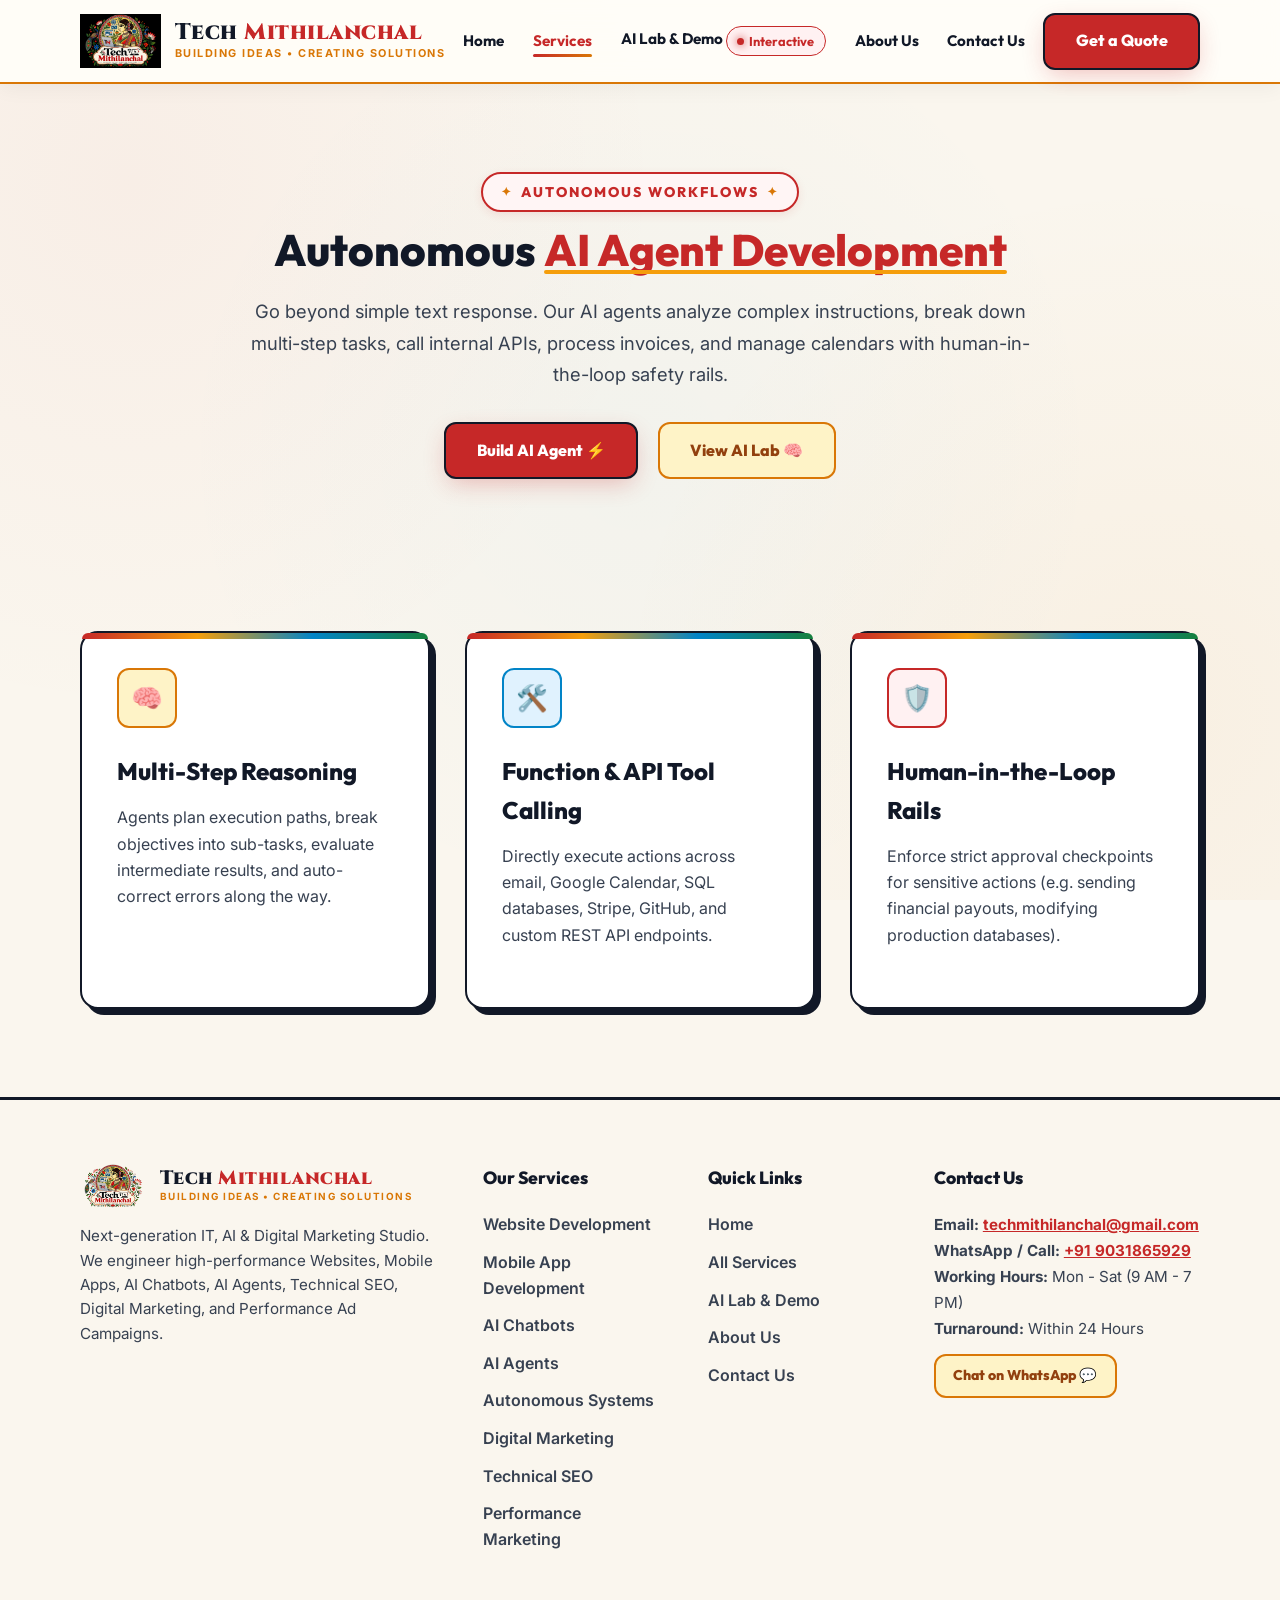
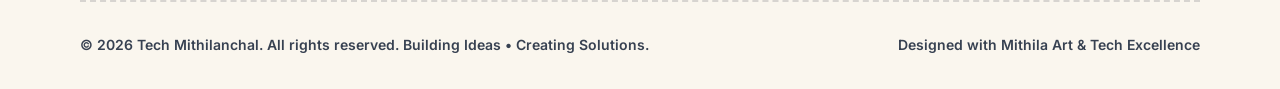
<file: services/ai-agents/index.html>
<!DOCTYPE html>
<html lang="en">
<head>
    <meta charset="UTF-8">
    <meta name="viewport" content="width=device-width, initial-scale=1.0">
    <meta name="description" content="Autonomous AI Agent Development Services by Tech Mithilanchal. Multi-step reasoning agents, LangChain function calling, and workflow automation.">
    <meta name="keywords" content="Autonomous AI Agents, LangChain Agents, AI Workflow Automation, Multi-Agent Systems, Tech Mithilanchal AI">
    
    <link rel="canonical" href="https://techmithilanchal.com/services/ai-agents/" />
    <meta property="og:type" content="website" />
    <meta property="og:url" content="https://techmithilanchal.com/services/ai-agents/" />
    <meta property="og:title" content="Autonomous AI Agent Development | Tech Mithilanchal" />
    <meta property="og:description" content="Multi-step reasoning AI agents engineered to execute operational tasks autonomously." />
    <meta property="og:image" content="/assets/logo.jpg" />

    <script type="application/ld+json">
    {
      "@context": "https://schema.org",
      "@type": "Service",
      "serviceType": "Autonomous AI Agent Engineering",
      "provider": {
        "@type": "Organization",
        "name": "Tech Mithilanchal",
        "url": "https://techmithilanchal.com/"
      },
      "areaServed": "Global",
      "description": "Tech Mithilanchal engineers autonomous AI agents capable of reasoning, planning, and executing multi-step business operations."
    }
    </script>

    <title>Autonomous AI Agent Development Services | Tech Mithilanchal</title>
    <link rel="icon" type="image/jpeg" href="/assets/logo.jpg">
    <link rel="stylesheet" href="/style.css">
    <script defer src="/app.js"></script>
</head>
<body>
    <!-- Navigation Header -->
    <header class="navbar">
        <div class="container navbar-container">
            <a href="/" class="logo-brand" id="nav-logo">
                <img src="/assets/logo.jpg" alt="Tech Mithilanchal Logo" class="logo-img">
                <div class="logo-text-box">
                    <div class="logo-title">Tech <span>Mithilanchal</span></div>
                    <div class="logo-tagline">Building Ideas • Creating Solutions</div>
                </div>
            </a>
            
            <nav>
                <ul class="nav-menu" id="nav-menu-list">
                    <li><a href="/" class="nav-link" id="link-home">Home</a></li>
                    <li><a href="/services/" class="nav-link active" id="link-services">Services</a></li>
                    <li>
                        <a href="/demo/" class="nav-link" id="link-demo">
                            AI Lab & Demo <span class="nav-badge"><span class="nav-badge-dot"></span>Interactive</span>
                        </a>
                    </li>
                    <li><a href="/about-us/" class="nav-link" id="link-about">About Us</a></li>
                    <li><a href="/contact/" class="nav-link" id="link-contact">Contact Us</a></li>
                    <li class="mobile-cta-item"><a href="/contact/" class="btn btn-primary mobile-cta" id="mobile-header-cta">Get a Quote</a></li>
                </ul>
            </nav>
            
            <a href="/contact/" class="btn btn-primary" id="header-cta">Get a Quote</a>
            
            <button class="menu-toggle" id="menu-toggle-btn" aria-label="Toggle Navigation Menu">
                <span></span>
                <span></span>
                <span></span>
            </button>
        </div>
    </header>

    <main>
        <section class="section reveal-hidden" id="service-hero">
            <div class="container">
                <div class="section-header">
                    <span class="section-subtitle">Autonomous Workflows</span>
                    <h1 class="section-title">Autonomous <span>AI Agent Development</span></h1>
                    <p class="section-description">
                        Go beyond simple text response. Our AI agents analyze complex instructions, break down multi-step tasks, call internal APIs, process invoices, and manage calendars with human-in-the-loop safety rails.
                    </p>
                    <div style="margin-top: 2rem;">
                        <a href="/contact/?service=aiagents" class="btn btn-primary">Build AI Agent ⚡</a>
                        <a href="/demo/" class="btn btn-secondary" style="margin-left: 1rem;">View AI Lab 🧠</a>
                    </div>
                </div>
            </div>
        </section>

        <section class="section reveal-hidden" style="padding-top: 0;">
            <div class="container">
                <div class="grid-3">
                    <div class="card">
                        <div class="card-icon gold">🧠</div>
                        <h3 class="card-title">Multi-Step Reasoning</h3>
                        <p class="card-text">Agents plan execution paths, break objectives into sub-tasks, evaluate intermediate results, and auto-correct errors along the way.</p>
                    </div>

                    <div class="card">
                        <div class="card-icon peacock">🛠️</div>
                        <h3 class="card-title">Function & API Tool Calling</h3>
                        <p class="card-text">Directly execute actions across email, Google Calendar, SQL databases, Stripe, GitHub, and custom REST API endpoints.</p>
                    </div>

                    <div class="card">
                        <div class="card-icon">🛡️</div>
                        <h3 class="card-title">Human-in-the-Loop Rails</h3>
                        <p class="card-text">Enforce strict approval checkpoints for sensitive actions (e.g. sending financial payouts, modifying production databases).</p>
                    </div>
                </div>
            </div>
        </section>
    </main>

    <!-- Footer -->
            <footer class="footer">
        <div class="container">
            <div class="footer-grid">
                <div>
                    <a href="/" class="logo-brand" style="margin-bottom: 1rem;">
                        <img src="/assets/logo.png" alt="Tech Mithilanchal" class="logo-img" style="height: 44px;">
                        <div class="logo-text-box">
                            <div class="logo-title" style="font-size: 1.2rem;">Tech <span>Mithilanchal</span></div>
                            <div class="logo-tagline" style="font-size: 0.62rem;">Building Ideas • Creating Solutions</div>
                        </div>
                    </a>
                    <p style="color: var(--text-secondary); font-size: 0.95rem; line-height: 1.6; margin-top: 1rem;">
                        Next-generation IT, AI & Digital Marketing Studio. We engineer high-performance Websites, Mobile Apps, AI Chatbots, AI Agents, Technical SEO, Digital Marketing, and Performance Ad Campaigns.
                    </p>
                </div>
                
                <div>
                    <h4 class="footer-col-title">Our Services</h4>
                    <div class="footer-links">
                        <a href="/services/website-development/">Website Development</a>
                        <a href="/services/app-development/">Mobile App Development</a>
                        <a href="/services/ai-chatbots/">AI Chatbots</a>
                        <a href="/services/ai-agents/">AI Agents</a>
                        <a href="/services/autonomous-systems/">Autonomous Systems</a>
                        <a href="/services/digital-marketing/">Digital Marketing</a>
                        <a href="/services/seo/">Technical SEO</a>
                        <a href="/services/performance-marketing/">Performance Marketing</a>
                    </div>
                </div>

                <div>
                    <h4 class="footer-col-title">Quick Links</h4>
                    <div class="footer-links">
                        <a href="/">Home</a>
                        <a href="/services/">All Services</a>
                        <a href="/demo/">AI Lab & Demo</a>
                        <a href="/about-us/">About Us</a>
                        <a href="/contact/">Contact Us</a>
                    </div>
                </div>

                <div>
                    <h4 class="footer-col-title">Contact Us</h4>
                    <p style="font-size: 0.95rem; line-height: 1.7; margin-bottom: 0.75rem; color: var(--text-secondary);">
                        <strong>Email:</strong> <a href="mailto:techmithilanchal@gmail.com" style="color: var(--color-crimson); font-weight: 700; text-decoration: underline;">techmithilanchal@gmail.com</a><br>
                        <strong>WhatsApp / Call:</strong> <a href="tel:+919031865929" style="color: var(--color-crimson); font-weight: 700; text-decoration: underline;">+91 9031865929</a><br>
                        <strong>Working Hours:</strong> Mon - Sat (9 AM - 7 PM)<br>
                        <strong>Turnaround:</strong> Within 24 Hours
                    </p>
                    <a href="https://wa.me/919031865929" target="_blank" class="btn btn-secondary" style="padding: 0.55rem 1.1rem; font-size: 0.88rem;">Chat on WhatsApp 💬</a>
                </div>
            </div>

            <div class="footer-bottom">
                <div>&copy; 2026 Tech Mithilanchal. All rights reserved. Building Ideas • Creating Solutions.</div>
                <div>Designed with Mithila Art & Tech Excellence</div>
            </div>
        </div>
    </footer>
</body>
</html>
</file>
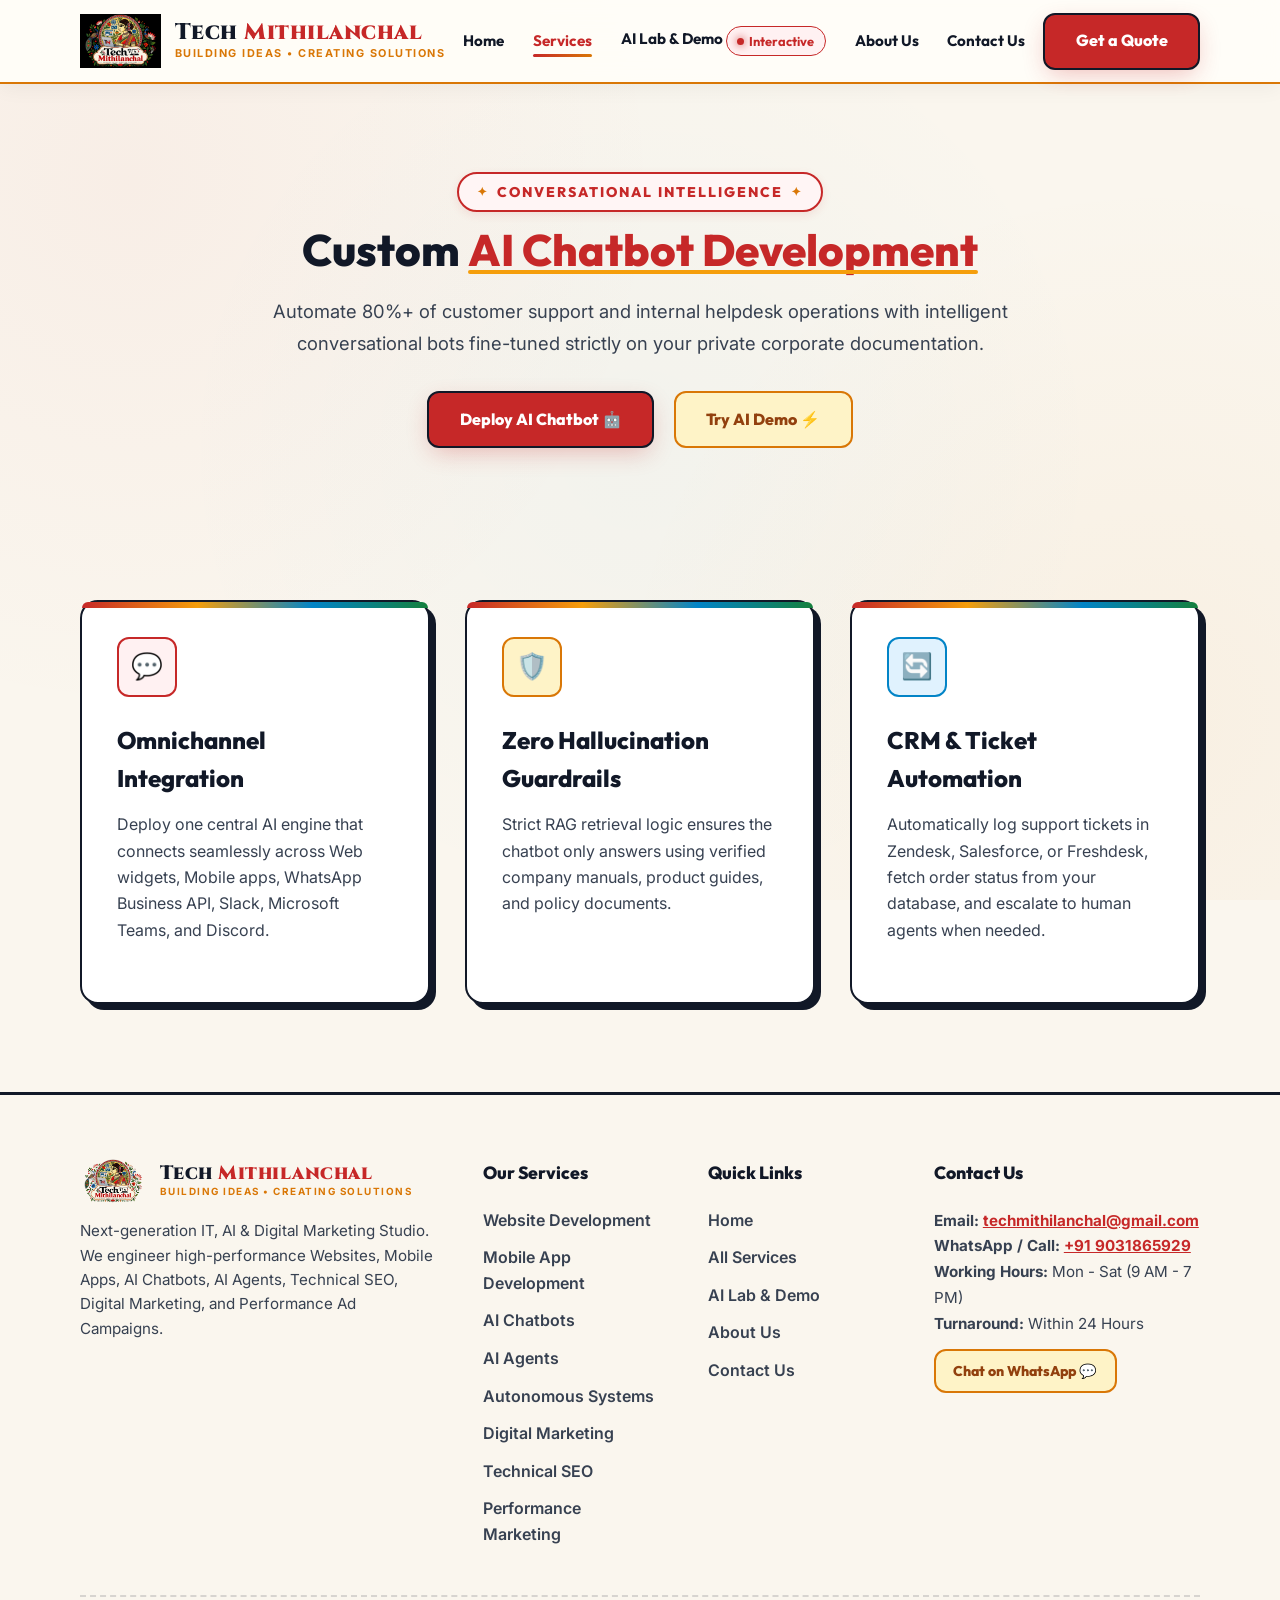
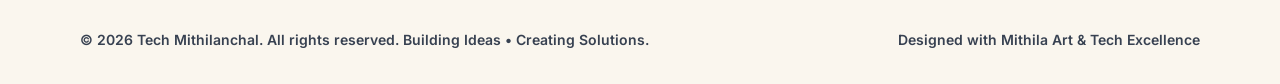
<file: services/ai-chatbots/index.html>
<!DOCTYPE html>
<html lang="en">
<head>
    <meta charset="UTF-8">
    <meta name="viewport" content="width=device-width, initial-scale=1.0">
    <meta name="description" content="Custom AI Chatbot Development Services by Tech Mithilanchal. Omnichannel AI Chatbots for WhatsApp, Slack, Zendesk, and Websites with Zero Hallucination.">
    <meta name="keywords" content="AI Chatbot Development, Enterprise Chatbots, WhatsApp AI Bot, Support Automation Bot, Zendesk AI, Tech Mithilanchal AI">
    
    <link rel="canonical" href="https://techmithilanchal.com/services/ai-chatbots/" />
    <meta property="og:type" content="website" />
    <meta property="og:url" content="https://techmithilanchal.com/services/ai-chatbots/" />
    <meta property="og:title" content="Custom AI Chatbot Development | Tech Mithilanchal" />
    <meta property="og:description" content="Omnichannel AI Chatbots fine-tuned on corporate data with zero hallucination." />
    <meta property="og:image" content="/assets/logo.jpg" />

    <script type="application/ld+json">
    {
      "@context": "https://schema.org",
      "@type": "Service",
      "serviceType": "Custom AI Chatbot Engineering",
      "provider": {
        "@type": "Organization",
        "name": "Tech Mithilanchal",
        "url": "https://techmithilanchal.com/"
      },
      "areaServed": "Global",
      "description": "Tech Mithilanchal builds enterprise AI chatbots integrated into Web, WhatsApp, Slack, and Zendesk."
    }
    </script>

    <title>Custom AI Chatbot Development Services | Tech Mithilanchal</title>
    <link rel="icon" type="image/jpeg" href="/assets/logo.jpg">
    <link rel="stylesheet" href="/style.css">
    <script defer src="/app.js"></script>
</head>
<body>
    <!-- Navigation Header -->
    <header class="navbar">
        <div class="container navbar-container">
            <a href="/" class="logo-brand" id="nav-logo">
                <img src="/assets/logo.jpg" alt="Tech Mithilanchal Logo" class="logo-img">
                <div class="logo-text-box">
                    <div class="logo-title">Tech <span>Mithilanchal</span></div>
                    <div class="logo-tagline">Building Ideas • Creating Solutions</div>
                </div>
            </a>
            
            <nav>
                <ul class="nav-menu" id="nav-menu-list">
                    <li><a href="/" class="nav-link" id="link-home">Home</a></li>
                    <li><a href="/services/" class="nav-link active" id="link-services">Services</a></li>
                    <li>
                        <a href="/demo/" class="nav-link" id="link-demo">
                            AI Lab & Demo <span class="nav-badge"><span class="nav-badge-dot"></span>Interactive</span>
                        </a>
                    </li>
                    <li><a href="/about-us/" class="nav-link" id="link-about">About Us</a></li>
                    <li><a href="/contact/" class="nav-link" id="link-contact">Contact Us</a></li>
                    <li class="mobile-cta-item"><a href="/contact/" class="btn btn-primary mobile-cta" id="mobile-header-cta">Get a Quote</a></li>
                </ul>
            </nav>
            
            <a href="/contact/" class="btn btn-primary" id="header-cta">Get a Quote</a>
            
            <button class="menu-toggle" id="menu-toggle-btn" aria-label="Toggle Navigation Menu">
                <span></span>
                <span></span>
                <span></span>
            </button>
        </div>
    </header>

    <main>
        <section class="section reveal-hidden" id="service-hero">
            <div class="container">
                <div class="section-header">
                    <span class="section-subtitle">Conversational Intelligence</span>
                    <h1 class="section-title">Custom <span>AI Chatbot Development</span></h1>
                    <p class="section-description">
                        Automate 80%+ of customer support and internal helpdesk operations with intelligent conversational bots fine-tuned strictly on your private corporate documentation.
                    </p>
                    <div style="margin-top: 2rem;">
                        <a href="/contact/?service=aichatbot" class="btn btn-primary">Deploy AI Chatbot 🤖</a>
                        <a href="/demo/" class="btn btn-secondary" style="margin-left: 1rem;">Try AI Demo ⚡</a>
                    </div>
                </div>
            </div>
        </section>

        <section class="section reveal-hidden" style="padding-top: 0;">
            <div class="container">
                <div class="grid-3">
                    <div class="card">
                        <div class="card-icon">💬</div>
                        <h3 class="card-title">Omnichannel Integration</h3>
                        <p class="card-text">Deploy one central AI engine that connects seamlessly across Web widgets, Mobile apps, WhatsApp Business API, Slack, Microsoft Teams, and Discord.</p>
                    </div>

                    <div class="card">
                        <div class="card-icon gold">🛡️</div>
                        <h3 class="card-title">Zero Hallucination Guardrails</h3>
                        <p class="card-text">Strict RAG retrieval logic ensures the chatbot only answers using verified company manuals, product guides, and policy documents.</p>
                    </div>

                    <div class="card">
                        <div class="card-icon peacock">🔄</div>
                        <h3 class="card-title">CRM & Ticket Automation</h3>
                        <p class="card-text">Automatically log support tickets in Zendesk, Salesforce, or Freshdesk, fetch order status from your database, and escalate to human agents when needed.</p>
                    </div>
                </div>
            </div>
        </section>
    </main>

    <!-- Footer -->
            <footer class="footer">
        <div class="container">
            <div class="footer-grid">
                <div>
                    <a href="/" class="logo-brand" style="margin-bottom: 1rem;">
                        <img src="/assets/logo.png" alt="Tech Mithilanchal" class="logo-img" style="height: 44px;">
                        <div class="logo-text-box">
                            <div class="logo-title" style="font-size: 1.2rem;">Tech <span>Mithilanchal</span></div>
                            <div class="logo-tagline" style="font-size: 0.62rem;">Building Ideas • Creating Solutions</div>
                        </div>
                    </a>
                    <p style="color: var(--text-secondary); font-size: 0.95rem; line-height: 1.6; margin-top: 1rem;">
                        Next-generation IT, AI & Digital Marketing Studio. We engineer high-performance Websites, Mobile Apps, AI Chatbots, AI Agents, Technical SEO, Digital Marketing, and Performance Ad Campaigns.
                    </p>
                </div>
                
                <div>
                    <h4 class="footer-col-title">Our Services</h4>
                    <div class="footer-links">
                        <a href="/services/website-development/">Website Development</a>
                        <a href="/services/app-development/">Mobile App Development</a>
                        <a href="/services/ai-chatbots/">AI Chatbots</a>
                        <a href="/services/ai-agents/">AI Agents</a>
                        <a href="/services/autonomous-systems/">Autonomous Systems</a>
                        <a href="/services/digital-marketing/">Digital Marketing</a>
                        <a href="/services/seo/">Technical SEO</a>
                        <a href="/services/performance-marketing/">Performance Marketing</a>
                    </div>
                </div>

                <div>
                    <h4 class="footer-col-title">Quick Links</h4>
                    <div class="footer-links">
                        <a href="/">Home</a>
                        <a href="/services/">All Services</a>
                        <a href="/demo/">AI Lab & Demo</a>
                        <a href="/about-us/">About Us</a>
                        <a href="/contact/">Contact Us</a>
                    </div>
                </div>

                <div>
                    <h4 class="footer-col-title">Contact Us</h4>
                    <p style="font-size: 0.95rem; line-height: 1.7; margin-bottom: 0.75rem; color: var(--text-secondary);">
                        <strong>Email:</strong> <a href="mailto:techmithilanchal@gmail.com" style="color: var(--color-crimson); font-weight: 700; text-decoration: underline;">techmithilanchal@gmail.com</a><br>
                        <strong>WhatsApp / Call:</strong> <a href="tel:+919031865929" style="color: var(--color-crimson); font-weight: 700; text-decoration: underline;">+91 9031865929</a><br>
                        <strong>Working Hours:</strong> Mon - Sat (9 AM - 7 PM)<br>
                        <strong>Turnaround:</strong> Within 24 Hours
                    </p>
                    <a href="https://wa.me/919031865929" target="_blank" class="btn btn-secondary" style="padding: 0.55rem 1.1rem; font-size: 0.88rem;">Chat on WhatsApp 💬</a>
                </div>
            </div>

            <div class="footer-bottom">
                <div>&copy; 2026 Tech Mithilanchal. All rights reserved. Building Ideas • Creating Solutions.</div>
                <div>Designed with Mithila Art & Tech Excellence</div>
            </div>
        </div>
    </footer>
</body>
</html>
</file>
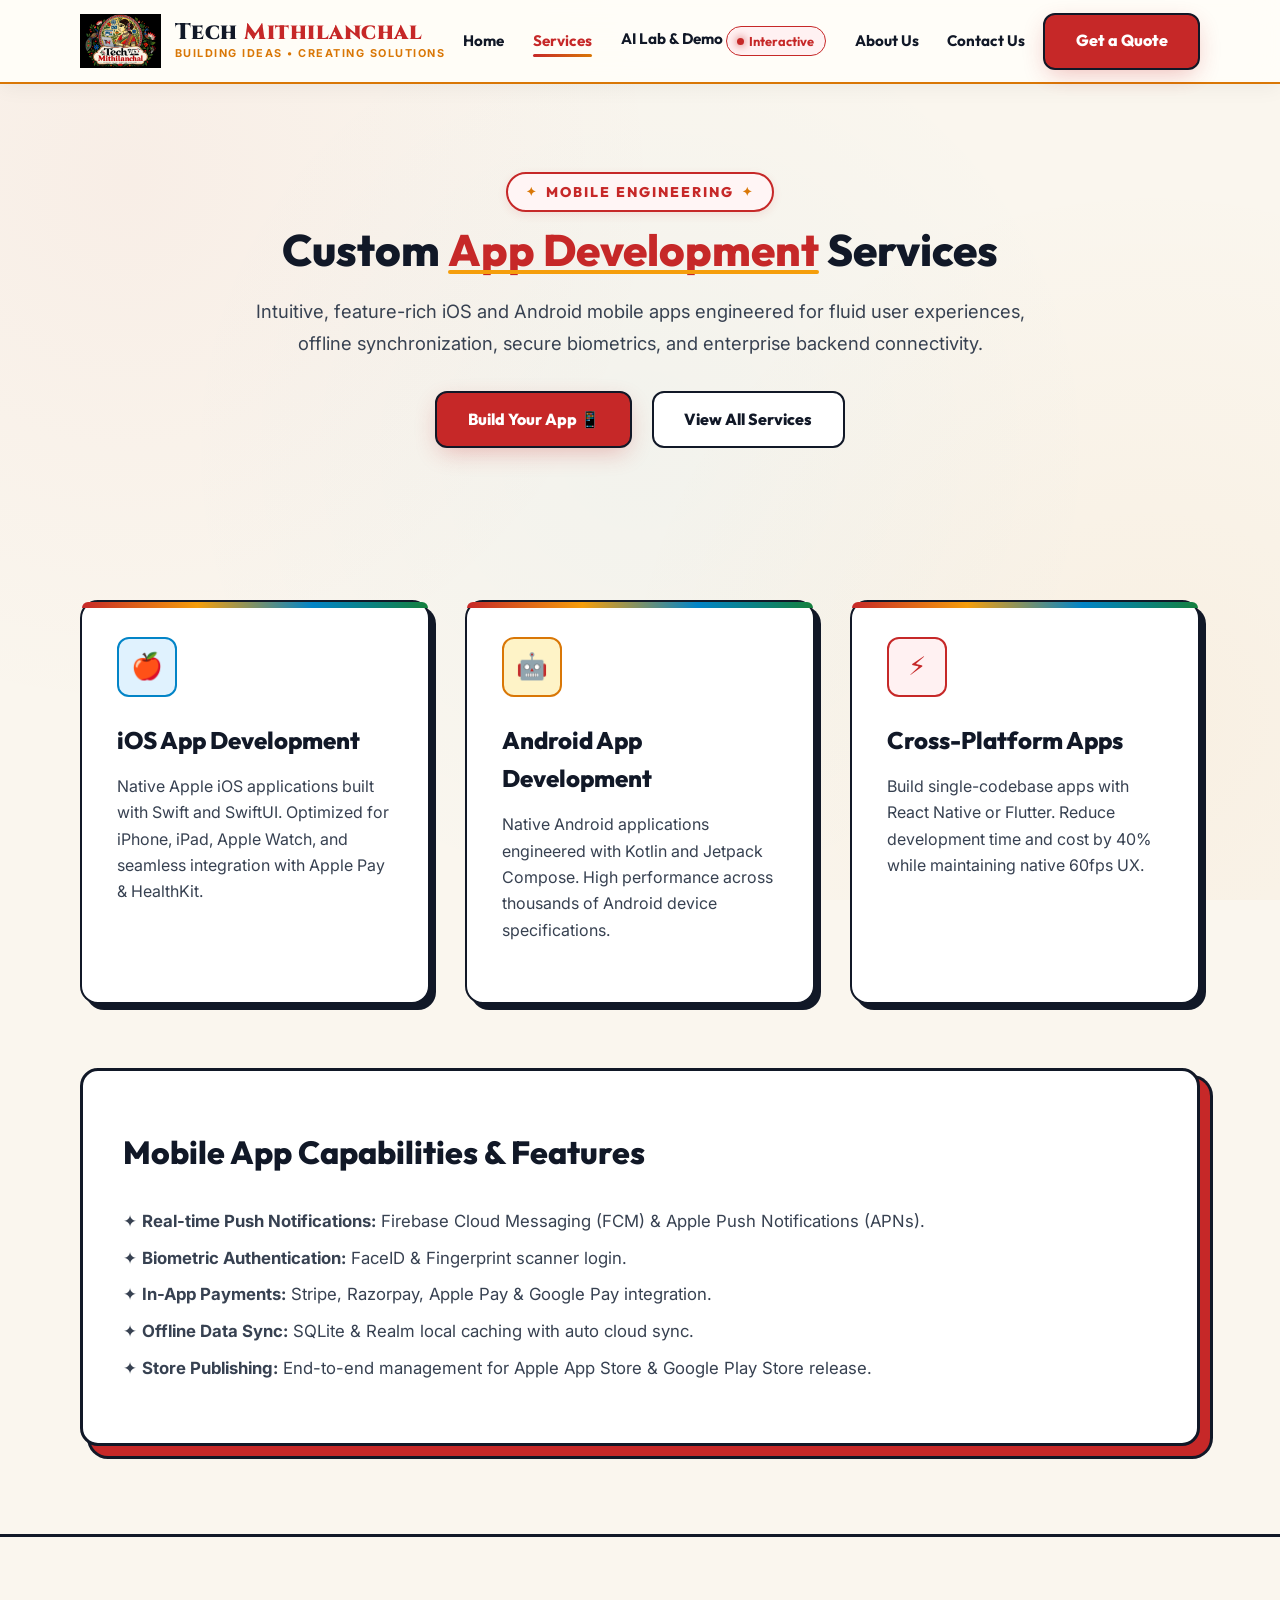
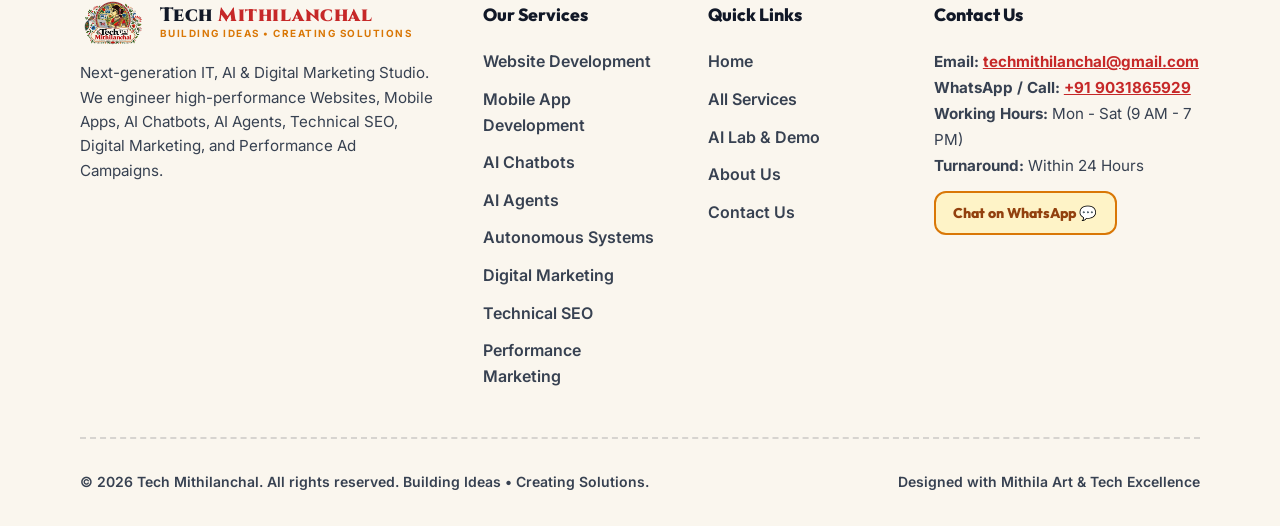
<file: services/app-development/index.html>
<!DOCTYPE html>
<html lang="en">
<head>
    <meta charset="UTF-8">
    <meta name="viewport" content="width=device-width, initial-scale=1.0">
    <meta name="description" content="Mobile App Development Services by Tech Mithilanchal. Native iOS (Swift), Android (Kotlin), React Native & Flutter Cross-Platform App Development.">
    <meta name="keywords" content="Mobile App Development, iOS Developer, Android App Development, React Native, Flutter, Mobile Engineering, Tech Mithilanchal">
    
    <link rel="canonical" href="https://techmithilanchal.com/services/app-development/" />
    <meta property="og:type" content="website" />
    <meta property="og:url" content="https://techmithilanchal.com/services/app-development/" />
    <meta property="og:title" content="Mobile App Development Services | Tech Mithilanchal" />
    <meta property="og:description" content="Native iOS, Android & Cross-Platform Mobile Application Engineering." />
    <meta property="og:image" content="/assets/logo.jpg" />

    <script type="application/ld+json">
    {
      "@context": "https://schema.org",
      "@type": "Service",
      "serviceType": "Mobile Application Development",
      "provider": {
        "@type": "Organization",
        "name": "Tech Mithilanchal",
        "url": "https://techmithilanchal.com/"
      },
      "areaServed": "Global",
      "description": "Tech Mithilanchal engineers feature-rich iOS and Android mobile apps using Swift, Kotlin, React Native, and Flutter."
    }
    </script>

    <title>Mobile App Development Services | iOS & Android Apps | Tech Mithilanchal</title>
    <link rel="icon" type="image/jpeg" href="/assets/logo.jpg">
    <link rel="stylesheet" href="/style.css">
    <script defer src="/app.js"></script>
</head>
<body>
    <!-- Navigation Header -->
    <header class="navbar">
        <div class="container navbar-container">
            <a href="/" class="logo-brand" id="nav-logo">
                <img src="/assets/logo.jpg" alt="Tech Mithilanchal Logo" class="logo-img">
                <div class="logo-text-box">
                    <div class="logo-title">Tech <span>Mithilanchal</span></div>
                    <div class="logo-tagline">Building Ideas • Creating Solutions</div>
                </div>
            </a>
            
            <nav>
                <ul class="nav-menu" id="nav-menu-list">
                    <li><a href="/" class="nav-link" id="link-home">Home</a></li>
                    <li><a href="/services/" class="nav-link active" id="link-services">Services</a></li>
                    <li>
                        <a href="/demo/" class="nav-link" id="link-demo">
                            AI Lab & Demo <span class="nav-badge"><span class="nav-badge-dot"></span>Interactive</span>
                        </a>
                    </li>
                    <li><a href="/about-us/" class="nav-link" id="link-about">About Us</a></li>
                    <li><a href="/contact/" class="nav-link" id="link-contact">Contact Us</a></li>
                    <li class="mobile-cta-item"><a href="/contact/" class="btn btn-primary mobile-cta" id="mobile-header-cta">Get a Quote</a></li>
                </ul>
            </nav>
            
            <a href="/contact/" class="btn btn-primary" id="header-cta">Get a Quote</a>
            
            <button class="menu-toggle" id="menu-toggle-btn" aria-label="Toggle Navigation Menu">
                <span></span>
                <span></span>
                <span></span>
            </button>
        </div>
    </header>

    <main>
        <section class="section reveal-hidden" id="service-hero">
            <div class="container">
                <div class="section-header">
                    <span class="section-subtitle">Mobile Engineering</span>
                    <h1 class="section-title">Custom <span>App Development</span> Services</h1>
                    <p class="section-description">
                        Intuitive, feature-rich iOS and Android mobile apps engineered for fluid user experiences, offline synchronization, secure biometrics, and enterprise backend connectivity.
                    </p>
                    <div style="margin-top: 2rem;">
                        <a href="/contact/?service=appdev" class="btn btn-primary">Build Your App 📱</a>
                        <a href="/services/" class="btn btn-outline" style="margin-left: 1rem;">View All Services</a>
                    </div>
                </div>
            </div>
        </section>

        <section class="section reveal-hidden" style="padding-top: 0;">
            <div class="container">
                <div class="grid-3">
                    <div class="card">
                        <div class="card-icon peacock">🍎</div>
                        <h3 class="card-title">iOS App Development</h3>
                        <p class="card-text">Native Apple iOS applications built with Swift and SwiftUI. Optimized for iPhone, iPad, Apple Watch, and seamless integration with Apple Pay & HealthKit.</p>
                    </div>

                    <div class="card">
                        <div class="card-icon gold">🤖</div>
                        <h3 class="card-title">Android App Development</h3>
                        <p class="card-text">Native Android applications engineered with Kotlin and Jetpack Compose. High performance across thousands of Android device specifications.</p>
                    </div>

                    <div class="card">
                        <div class="card-icon">⚡</div>
                        <h3 class="card-title">Cross-Platform Apps</h3>
                        <p class="card-text">Build single-codebase apps with React Native or Flutter. Reduce development time and cost by 40% while maintaining native 60fps UX.</p>
                    </div>
                </div>

                <div class="cultural-banner" style="margin-top: 4rem;">
                    <h2 style="font-family: var(--font-heading); font-size: 2rem; font-weight: 800; color: var(--color-black-ink); margin-bottom: 1.5rem;">
                        Mobile App Capabilities & Features
                    </h2>
                    <ul style="color: var(--text-secondary); line-height: 2.2; font-size: 1.05rem;">
                        <li>✦ <strong>Real-time Push Notifications:</strong> Firebase Cloud Messaging (FCM) & Apple Push Notifications (APNs).</li>
                        <li>✦ <strong>Biometric Authentication:</strong> FaceID & Fingerprint scanner login.</li>
                        <li>✦ <strong>In-App Payments:</strong> Stripe, Razorpay, Apple Pay & Google Pay integration.</li>
                        <li>✦ <strong>Offline Data Sync:</strong> SQLite & Realm local caching with auto cloud sync.</li>
                        <li>✦ <strong>Store Publishing:</strong> End-to-end management for Apple App Store & Google Play Store release.</li>
                    </ul>
                </div>
            </div>
        </section>
    </main>

    <!-- Footer -->
            <footer class="footer">
        <div class="container">
            <div class="footer-grid">
                <div>
                    <a href="/" class="logo-brand" style="margin-bottom: 1rem;">
                        <img src="/assets/logo.png" alt="Tech Mithilanchal" class="logo-img" style="height: 44px;">
                        <div class="logo-text-box">
                            <div class="logo-title" style="font-size: 1.2rem;">Tech <span>Mithilanchal</span></div>
                            <div class="logo-tagline" style="font-size: 0.62rem;">Building Ideas • Creating Solutions</div>
                        </div>
                    </a>
                    <p style="color: var(--text-secondary); font-size: 0.95rem; line-height: 1.6; margin-top: 1rem;">
                        Next-generation IT, AI & Digital Marketing Studio. We engineer high-performance Websites, Mobile Apps, AI Chatbots, AI Agents, Technical SEO, Digital Marketing, and Performance Ad Campaigns.
                    </p>
                </div>
                
                <div>
                    <h4 class="footer-col-title">Our Services</h4>
                    <div class="footer-links">
                        <a href="/services/website-development/">Website Development</a>
                        <a href="/services/app-development/">Mobile App Development</a>
                        <a href="/services/ai-chatbots/">AI Chatbots</a>
                        <a href="/services/ai-agents/">AI Agents</a>
                        <a href="/services/autonomous-systems/">Autonomous Systems</a>
                        <a href="/services/digital-marketing/">Digital Marketing</a>
                        <a href="/services/seo/">Technical SEO</a>
                        <a href="/services/performance-marketing/">Performance Marketing</a>
                    </div>
                </div>

                <div>
                    <h4 class="footer-col-title">Quick Links</h4>
                    <div class="footer-links">
                        <a href="/">Home</a>
                        <a href="/services/">All Services</a>
                        <a href="/demo/">AI Lab & Demo</a>
                        <a href="/about-us/">About Us</a>
                        <a href="/contact/">Contact Us</a>
                    </div>
                </div>

                <div>
                    <h4 class="footer-col-title">Contact Us</h4>
                    <p style="font-size: 0.95rem; line-height: 1.7; margin-bottom: 0.75rem; color: var(--text-secondary);">
                        <strong>Email:</strong> <a href="mailto:techmithilanchal@gmail.com" style="color: var(--color-crimson); font-weight: 700; text-decoration: underline;">techmithilanchal@gmail.com</a><br>
                        <strong>WhatsApp / Call:</strong> <a href="tel:+919031865929" style="color: var(--color-crimson); font-weight: 700; text-decoration: underline;">+91 9031865929</a><br>
                        <strong>Working Hours:</strong> Mon - Sat (9 AM - 7 PM)<br>
                        <strong>Turnaround:</strong> Within 24 Hours
                    </p>
                    <a href="https://wa.me/919031865929" target="_blank" class="btn btn-secondary" style="padding: 0.55rem 1.1rem; font-size: 0.88rem;">Chat on WhatsApp 💬</a>
                </div>
            </div>

            <div class="footer-bottom">
                <div>&copy; 2026 Tech Mithilanchal. All rights reserved. Building Ideas • Creating Solutions.</div>
                <div>Designed with Mithila Art & Tech Excellence</div>
            </div>
        </div>
    </footer>
</body>
</html>
</file>
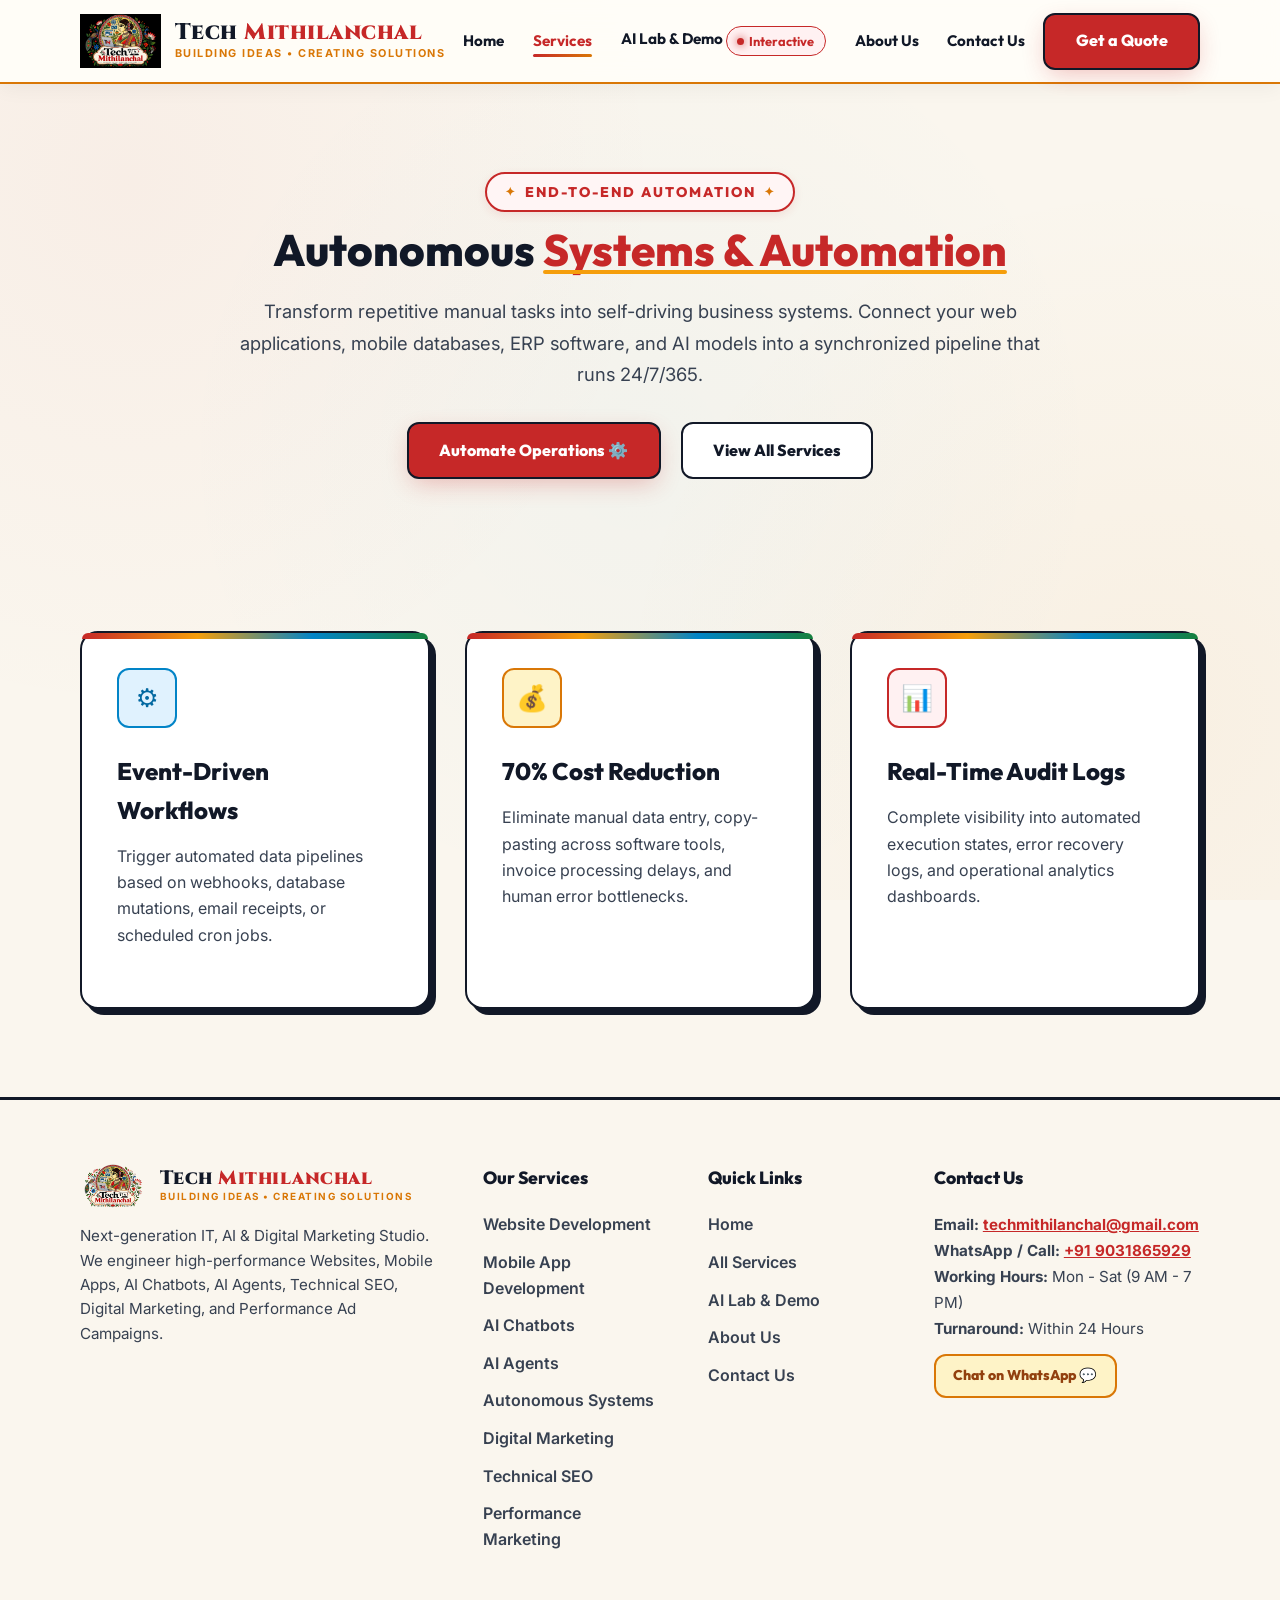
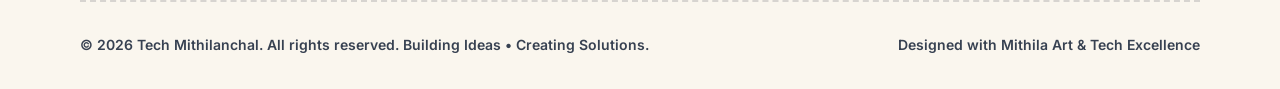
<file: services/autonomous-systems/index.html>
<!DOCTYPE html>
<html lang="en">
<head>
    <meta charset="UTF-8">
    <meta name="viewport" content="width=device-width, initial-scale=1.0">
    <meta name="description" content="Autonomous Systems & Automation Services by Tech Mithilanchal. End-to-end self-driving business pipelines, webhook orchestration, and process automation.">
    <meta name="keywords" content="Autonomous Systems, Business Automation, Workflow Automation, Process Engineering, Tech Mithilanchal">
    
    <link rel="canonical" href="https://techmithilanchal.com/services/autonomous-systems/" />
    <meta property="og:type" content="website" />
    <meta property="og:url" content="https://techmithilanchal.com/services/autonomous-systems/" />
    <meta property="og:title" content="Autonomous Systems & Automation | Tech Mithilanchal" />
    <meta property="og:description" content="End-to-end self-driving business automations that operate 24/7." />
    <meta property="og:image" content="/assets/logo.jpg" />

    <script type="application/ld+json">
    {
      "@context": "https://schema.org",
      "@type": "Service",
      "serviceType": "Autonomous Process Automation Engineering",
      "provider": {
        "@type": "Organization",
        "name": "Tech Mithilanchal",
        "url": "https://techmithilanchal.com/"
      },
      "areaServed": "Global",
      "description": "Tech Mithilanchal builds self-driving business automations connecting CRM, accounting, and databases."
    }
    </script>

    <title>Autonomous Systems & Process Automation | Tech Mithilanchal</title>
    <link rel="icon" type="image/jpeg" href="/assets/logo.jpg">
    <link rel="stylesheet" href="/style.css">
    <script defer src="/app.js"></script>
</head>
<body>
    <!-- Navigation Header -->
    <header class="navbar">
        <div class="container navbar-container">
            <a href="/" class="logo-brand" id="nav-logo">
                <img src="/assets/logo.jpg" alt="Tech Mithilanchal Logo" class="logo-img">
                <div class="logo-text-box">
                    <div class="logo-title">Tech <span>Mithilanchal</span></div>
                    <div class="logo-tagline">Building Ideas • Creating Solutions</div>
                </div>
            </a>
            
            <nav>
                <ul class="nav-menu" id="nav-menu-list">
                    <li><a href="/" class="nav-link" id="link-home">Home</a></li>
                    <li><a href="/services/" class="nav-link active" id="link-services">Services</a></li>
                    <li>
                        <a href="/demo/" class="nav-link" id="link-demo">
                            AI Lab & Demo <span class="nav-badge"><span class="nav-badge-dot"></span>Interactive</span>
                        </a>
                    </li>
                    <li><a href="/about-us/" class="nav-link" id="link-about">About Us</a></li>
                    <li><a href="/contact/" class="nav-link" id="link-contact">Contact Us</a></li>
                    <li class="mobile-cta-item"><a href="/contact/" class="btn btn-primary mobile-cta" id="mobile-header-cta">Get a Quote</a></li>
                </ul>
            </nav>
            
            <a href="/contact/" class="btn btn-primary" id="header-cta">Get a Quote</a>
            
            <button class="menu-toggle" id="menu-toggle-btn" aria-label="Toggle Navigation Menu">
                <span></span>
                <span></span>
                <span></span>
            </button>
        </div>
    </header>

    <main>
        <section class="section reveal-hidden" id="service-hero">
            <div class="container">
                <div class="section-header">
                    <span class="section-subtitle">End-to-End Automation</span>
                    <h1 class="section-title">Autonomous <span>Systems & Automation</span></h1>
                    <p class="section-description">
                        Transform repetitive manual tasks into self-driving business systems. Connect your web applications, mobile databases, ERP software, and AI models into a synchronized pipeline that runs 24/7/365.
                    </p>
                    <div style="margin-top: 2rem;">
                        <a href="/contact/?service=autonomous" class="btn btn-primary">Automate Operations ⚙️</a>
                        <a href="/services/" class="btn btn-outline" style="margin-left: 1rem;">View All Services</a>
                    </div>
                </div>
            </div>
        </section>

        <section class="section reveal-hidden" style="padding-top: 0;">
            <div class="container">
                <div class="grid-3">
                    <div class="card">
                        <div class="card-icon peacock">⚙️</div>
                        <h3 class="card-title">Event-Driven Workflows</h3>
                        <p class="card-text">Trigger automated data pipelines based on webhooks, database mutations, email receipts, or scheduled cron jobs.</p>
                    </div>

                    <div class="card">
                        <div class="card-icon gold">💰</div>
                        <h3 class="card-title">70% Cost Reduction</h3>
                        <p class="card-text">Eliminate manual data entry, copy-pasting across software tools, invoice processing delays, and human error bottlenecks.</p>
                    </div>

                    <div class="card">
                        <div class="card-icon">📊</div>
                        <h3 class="card-title">Real-Time Audit Logs</h3>
                        <p class="card-text">Complete visibility into automated execution states, error recovery logs, and operational analytics dashboards.</p>
                    </div>
                </div>
            </div>
        </section>
    </main>

    <!-- Footer -->
            <footer class="footer">
        <div class="container">
            <div class="footer-grid">
                <div>
                    <a href="/" class="logo-brand" style="margin-bottom: 1rem;">
                        <img src="/assets/logo.png" alt="Tech Mithilanchal" class="logo-img" style="height: 44px;">
                        <div class="logo-text-box">
                            <div class="logo-title" style="font-size: 1.2rem;">Tech <span>Mithilanchal</span></div>
                            <div class="logo-tagline" style="font-size: 0.62rem;">Building Ideas • Creating Solutions</div>
                        </div>
                    </a>
                    <p style="color: var(--text-secondary); font-size: 0.95rem; line-height: 1.6; margin-top: 1rem;">
                        Next-generation IT, AI & Digital Marketing Studio. We engineer high-performance Websites, Mobile Apps, AI Chatbots, AI Agents, Technical SEO, Digital Marketing, and Performance Ad Campaigns.
                    </p>
                </div>
                
                <div>
                    <h4 class="footer-col-title">Our Services</h4>
                    <div class="footer-links">
                        <a href="/services/website-development/">Website Development</a>
                        <a href="/services/app-development/">Mobile App Development</a>
                        <a href="/services/ai-chatbots/">AI Chatbots</a>
                        <a href="/services/ai-agents/">AI Agents</a>
                        <a href="/services/autonomous-systems/">Autonomous Systems</a>
                        <a href="/services/digital-marketing/">Digital Marketing</a>
                        <a href="/services/seo/">Technical SEO</a>
                        <a href="/services/performance-marketing/">Performance Marketing</a>
                    </div>
                </div>

                <div>
                    <h4 class="footer-col-title">Quick Links</h4>
                    <div class="footer-links">
                        <a href="/">Home</a>
                        <a href="/services/">All Services</a>
                        <a href="/demo/">AI Lab & Demo</a>
                        <a href="/about-us/">About Us</a>
                        <a href="/contact/">Contact Us</a>
                    </div>
                </div>

                <div>
                    <h4 class="footer-col-title">Contact Us</h4>
                    <p style="font-size: 0.95rem; line-height: 1.7; margin-bottom: 0.75rem; color: var(--text-secondary);">
                        <strong>Email:</strong> <a href="mailto:techmithilanchal@gmail.com" style="color: var(--color-crimson); font-weight: 700; text-decoration: underline;">techmithilanchal@gmail.com</a><br>
                        <strong>WhatsApp / Call:</strong> <a href="tel:+919031865929" style="color: var(--color-crimson); font-weight: 700; text-decoration: underline;">+91 9031865929</a><br>
                        <strong>Working Hours:</strong> Mon - Sat (9 AM - 7 PM)<br>
                        <strong>Turnaround:</strong> Within 24 Hours
                    </p>
                    <a href="https://wa.me/919031865929" target="_blank" class="btn btn-secondary" style="padding: 0.55rem 1.1rem; font-size: 0.88rem;">Chat on WhatsApp 💬</a>
                </div>
            </div>

            <div class="footer-bottom">
                <div>&copy; 2026 Tech Mithilanchal. All rights reserved. Building Ideas • Creating Solutions.</div>
                <div>Designed with Mithila Art & Tech Excellence</div>
            </div>
        </div>
    </footer>
</body>
</html>
</file>
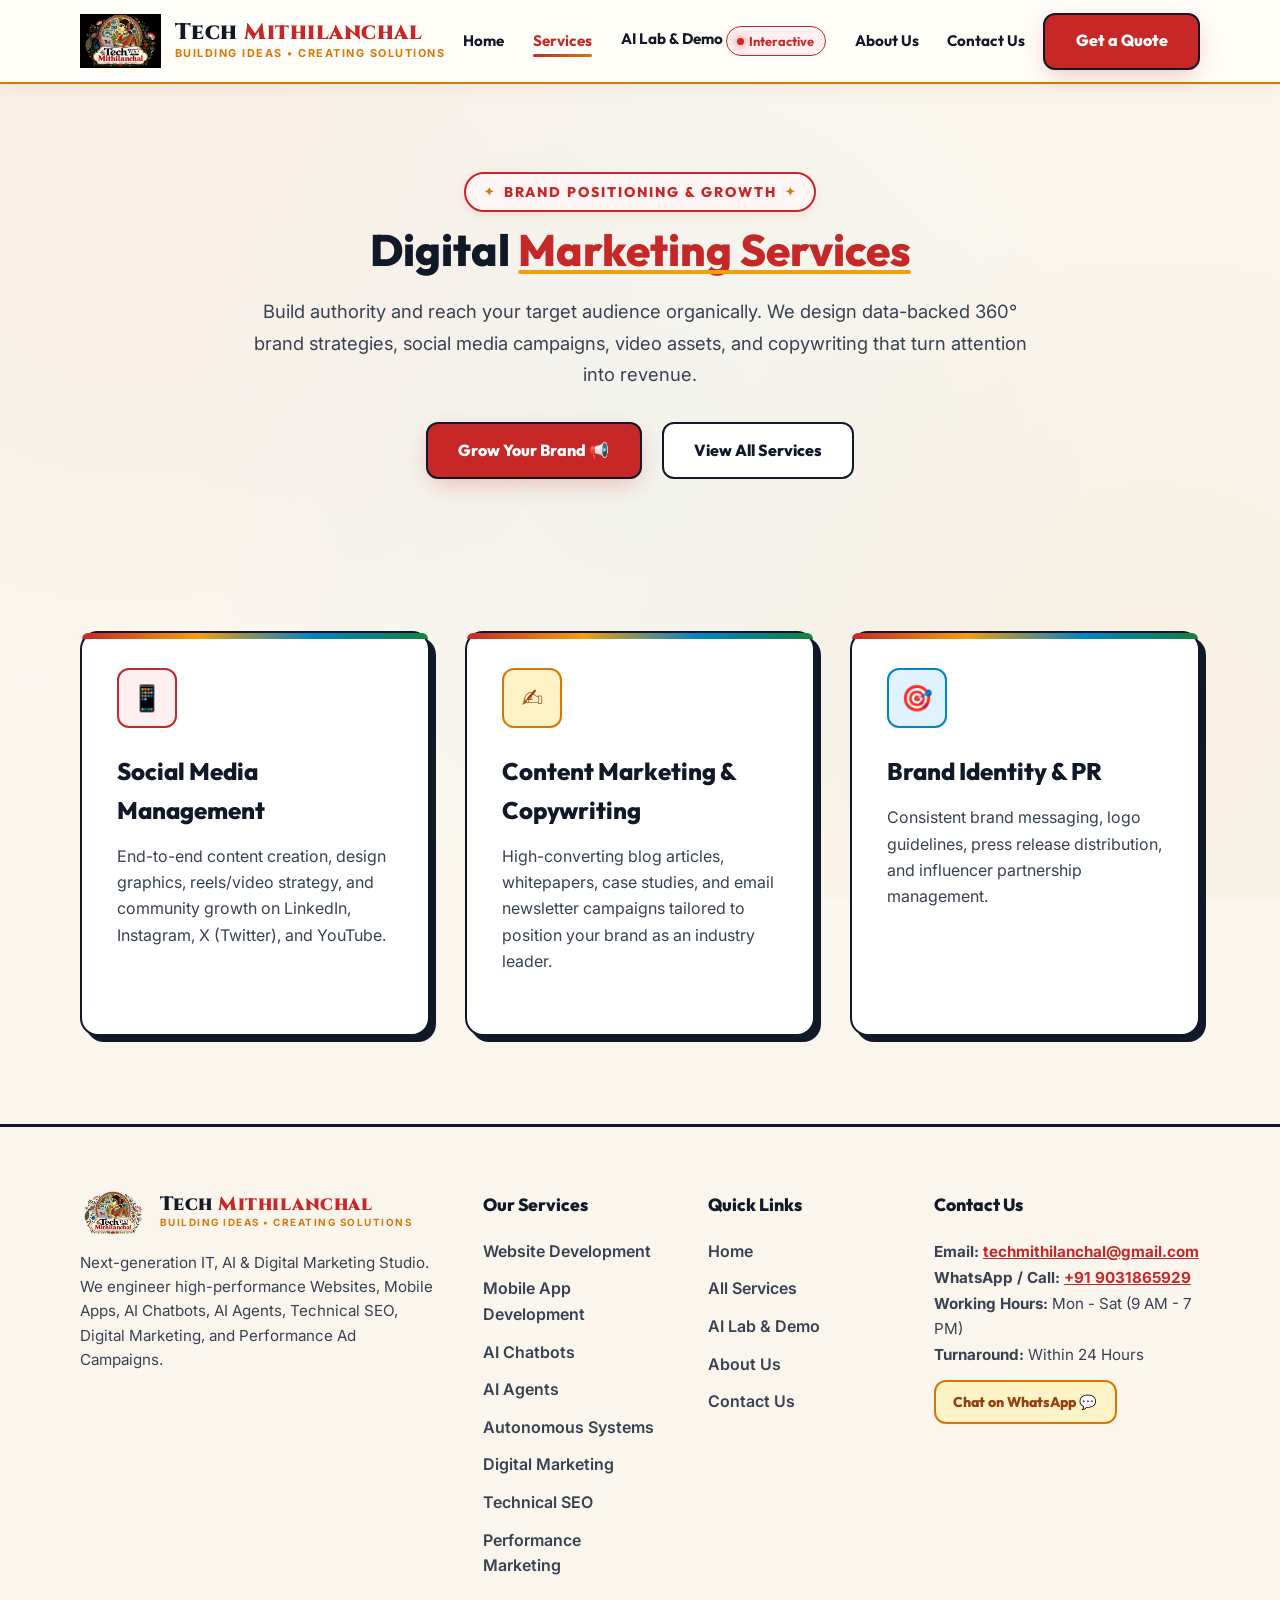
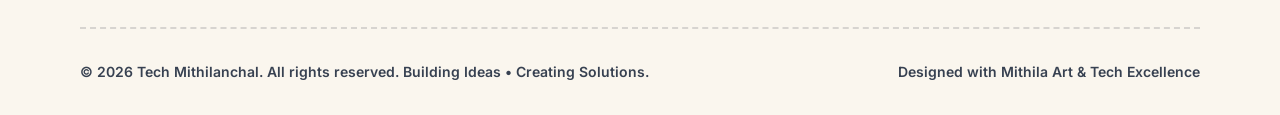
<file: services/digital-marketing/index.html>
<!DOCTYPE html>
<html lang="en">
<head>
    <meta charset="UTF-8">
    <meta name="viewport" content="width=device-width, initial-scale=1.0">
    <meta name="description" content="Digital Marketing Services by Tech Mithilanchal. 360° Brand Strategy, Social Media Management, Content Marketing, and Omnichannel Brand Growth.">
    <meta name="keywords" content="Digital Marketing Agency, Social Media Management, Content Marketing, Brand Growth, Tech Mithilanchal Marketing">
    
    <link rel="canonical" href="https://techmithilanchal.com/services/digital-marketing/" />
    <meta property="og:type" content="website" />
    <meta property="og:url" content="https://techmithilanchal.com/services/digital-marketing/" />
    <meta property="og:title" content="Digital Marketing Services | Tech Mithilanchal" />
    <meta property="og:description" content="Strategic Brand Growth, Social Media Management & Content Marketing." />
    <meta property="og:image" content="/assets/logo.jpg" />

    <script type="application/ld+json">
    {
      "@context": "https://schema.org",
      "@type": "Service",
      "serviceType": "Digital Marketing & Brand Strategy",
      "provider": {
        "@type": "Organization",
        "name": "Tech Mithilanchal",
        "url": "https://techmithilanchal.com/"
      },
      "areaServed": "Global",
      "description": "Tech Mithilanchal offers 360° digital marketing, brand positioning, and social media growth."
    }
    </script>

    <title>Digital Marketing Services | Brand Strategy & Growth | Tech Mithilanchal</title>
    <link rel="icon" type="image/jpeg" href="/assets/logo.jpg">
    <link rel="stylesheet" href="/style.css">
    <script defer src="/app.js"></script>
</head>
<body>
    <!-- Navigation Header -->
    <header class="navbar">
        <div class="container navbar-container">
            <a href="/" class="logo-brand" id="nav-logo">
                <img src="/assets/logo.jpg" alt="Tech Mithilanchal Logo" class="logo-img">
                <div class="logo-text-box">
                    <div class="logo-title">Tech <span>Mithilanchal</span></div>
                    <div class="logo-tagline">Building Ideas • Creating Solutions</div>
                </div>
            </a>
            
            <nav>
                <ul class="nav-menu" id="nav-menu-list">
                    <li><a href="/" class="nav-link" id="link-home">Home</a></li>
                    <li><a href="/services/" class="nav-link active" id="link-services">Services</a></li>
                    <li>
                        <a href="/demo/" class="nav-link" id="link-demo">
                            AI Lab & Demo <span class="nav-badge"><span class="nav-badge-dot"></span>Interactive</span>
                        </a>
                    </li>
                    <li><a href="/about-us/" class="nav-link" id="link-about">About Us</a></li>
                    <li><a href="/contact/" class="nav-link" id="link-contact">Contact Us</a></li>
                    <li class="mobile-cta-item"><a href="/contact/" class="btn btn-primary mobile-cta" id="mobile-header-cta">Get a Quote</a></li>
                </ul>
            </nav>
            
            <a href="/contact/" class="btn btn-primary" id="header-cta">Get a Quote</a>
            
            <button class="menu-toggle" id="menu-toggle-btn" aria-label="Toggle Navigation Menu">
                <span></span>
                <span></span>
                <span></span>
            </button>
        </div>
    </header>

    <main>
        <section class="section reveal-hidden" id="service-hero">
            <div class="container">
                <div class="section-header">
                    <span class="section-subtitle">Brand Positioning & Growth</span>
                    <h1 class="section-title">Digital <span>Marketing Services</span></h1>
                    <p class="section-description">
                        Build authority and reach your target audience organically. We design data-backed 360° brand strategies, social media campaigns, video assets, and copywriting that turn attention into revenue.
                    </p>
                    <div style="margin-top: 2rem;">
                        <a href="/contact/?service=digitalmarketing" class="btn btn-primary">Grow Your Brand 📢</a>
                        <a href="/services/" class="btn btn-outline" style="margin-left: 1rem;">View All Services</a>
                    </div>
                </div>
            </div>
        </section>

        <section class="section reveal-hidden" style="padding-top: 0;">
            <div class="container">
                <div class="grid-3">
                    <div class="card">
                        <div class="card-icon">📱</div>
                        <h3 class="card-title">Social Media Management</h3>
                        <p class="card-text">End-to-end content creation, design graphics, reels/video strategy, and community growth on LinkedIn, Instagram, X (Twitter), and YouTube.</p>
                    </div>

                    <div class="card">
                        <div class="card-icon gold">✍️</div>
                        <h3 class="card-title">Content Marketing & Copywriting</h3>
                        <p class="card-text">High-converting blog articles, whitepapers, case studies, and email newsletter campaigns tailored to position your brand as an industry leader.</p>
                    </div>

                    <div class="card">
                        <div class="card-icon peacock">🎯</div>
                        <h3 class="card-title">Brand Identity & PR</h3>
                        <p class="card-text">Consistent brand messaging, logo guidelines, press release distribution, and influencer partnership management.</p>
                    </div>
                </div>
            </div>
        </section>
    </main>

    <!-- Footer -->
            <footer class="footer">
        <div class="container">
            <div class="footer-grid">
                <div>
                    <a href="/" class="logo-brand" style="margin-bottom: 1rem;">
                        <img src="/assets/logo.png" alt="Tech Mithilanchal" class="logo-img" style="height: 44px;">
                        <div class="logo-text-box">
                            <div class="logo-title" style="font-size: 1.2rem;">Tech <span>Mithilanchal</span></div>
                            <div class="logo-tagline" style="font-size: 0.62rem;">Building Ideas • Creating Solutions</div>
                        </div>
                    </a>
                    <p style="color: var(--text-secondary); font-size: 0.95rem; line-height: 1.6; margin-top: 1rem;">
                        Next-generation IT, AI & Digital Marketing Studio. We engineer high-performance Websites, Mobile Apps, AI Chatbots, AI Agents, Technical SEO, Digital Marketing, and Performance Ad Campaigns.
                    </p>
                </div>
                
                <div>
                    <h4 class="footer-col-title">Our Services</h4>
                    <div class="footer-links">
                        <a href="/services/website-development/">Website Development</a>
                        <a href="/services/app-development/">Mobile App Development</a>
                        <a href="/services/ai-chatbots/">AI Chatbots</a>
                        <a href="/services/ai-agents/">AI Agents</a>
                        <a href="/services/autonomous-systems/">Autonomous Systems</a>
                        <a href="/services/digital-marketing/">Digital Marketing</a>
                        <a href="/services/seo/">Technical SEO</a>
                        <a href="/services/performance-marketing/">Performance Marketing</a>
                    </div>
                </div>

                <div>
                    <h4 class="footer-col-title">Quick Links</h4>
                    <div class="footer-links">
                        <a href="/">Home</a>
                        <a href="/services/">All Services</a>
                        <a href="/demo/">AI Lab & Demo</a>
                        <a href="/about-us/">About Us</a>
                        <a href="/contact/">Contact Us</a>
                    </div>
                </div>

                <div>
                    <h4 class="footer-col-title">Contact Us</h4>
                    <p style="font-size: 0.95rem; line-height: 1.7; margin-bottom: 0.75rem; color: var(--text-secondary);">
                        <strong>Email:</strong> <a href="mailto:techmithilanchal@gmail.com" style="color: var(--color-crimson); font-weight: 700; text-decoration: underline;">techmithilanchal@gmail.com</a><br>
                        <strong>WhatsApp / Call:</strong> <a href="tel:+919031865929" style="color: var(--color-crimson); font-weight: 700; text-decoration: underline;">+91 9031865929</a><br>
                        <strong>Working Hours:</strong> Mon - Sat (9 AM - 7 PM)<br>
                        <strong>Turnaround:</strong> Within 24 Hours
                    </p>
                    <a href="https://wa.me/919031865929" target="_blank" class="btn btn-secondary" style="padding: 0.55rem 1.1rem; font-size: 0.88rem;">Chat on WhatsApp 💬</a>
                </div>
            </div>

            <div class="footer-bottom">
                <div>&copy; 2026 Tech Mithilanchal. All rights reserved. Building Ideas • Creating Solutions.</div>
                <div>Designed with Mithila Art & Tech Excellence</div>
            </div>
        </div>
    </footer>
</body>
</html>
</file>
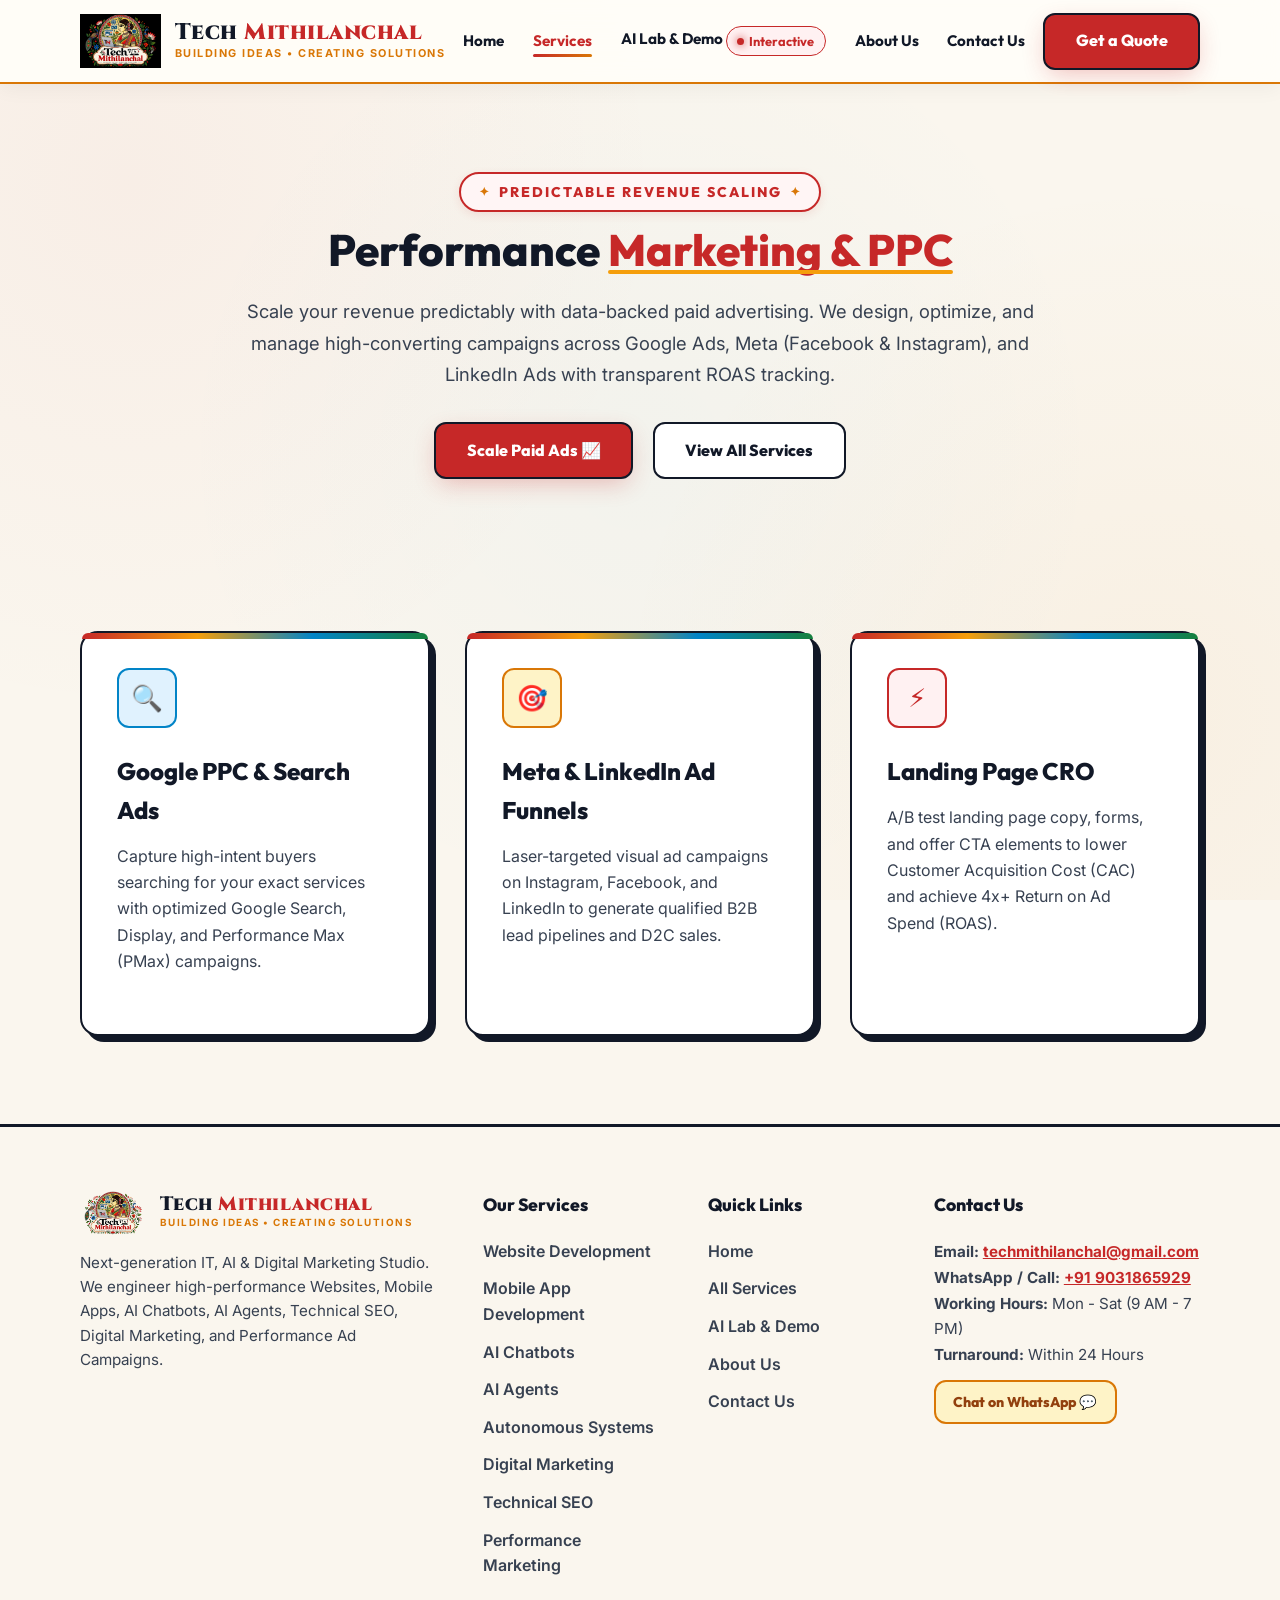
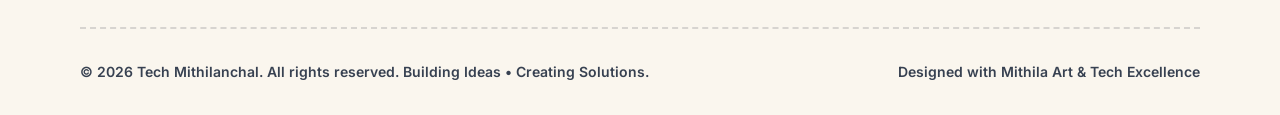
<file: services/performance-marketing/index.html>
<!DOCTYPE html>
<html lang="en">
<head>
    <meta charset="UTF-8">
    <meta name="viewport" content="width=device-width, initial-scale=1.0">
    <meta name="description" content="Performance Marketing & PPC Ad Campaign Services by Tech Mithilanchal. Google Ads, Meta Ads (Facebook/Instagram), LinkedIn B2B Targeting, and High ROAS CRO.">
    <meta name="keywords" content="Performance Marketing Agency, Google Ads PPC, Meta Ads Manager, LinkedIn Ads, Conversion Rate Optimization, Tech Mithilanchal Ads">
    
    <link rel="canonical" href="https://techmithilanchal.com/services/performance-marketing/" />
    <meta property="og:type" content="website" />
    <meta property="og:url" content="https://techmithilanchal.com/services/performance-marketing/" />
    <meta property="og:title" content="Performance Marketing & PPC Ads | Tech Mithilanchal" />
    <meta property="og:description" content="High ROAS paid ad campaigns across Google Ads, Meta Ads, and LinkedIn." />
    <meta property="og:image" content="/assets/logo.jpg" />

    <script type="application/ld+json">
    {
      "@context": "https://schema.org",
      "@type": "Service",
      "serviceType": "Performance Marketing & Paid Advertising",
      "provider": {
        "@type": "Organization",
        "name": "Tech Mithilanchal",
        "url": "https://techmithilanchal.com/"
      },
      "areaServed": "Global",
      "description": "Tech Mithilanchal manages high ROAS PPC campaigns on Google Ads, Meta Ads, and LinkedIn."
    }
    </script>

    <title>Performance Marketing & PPC Services | High ROAS Campaigns | Tech Mithilanchal</title>
    <link rel="icon" type="image/jpeg" href="/assets/logo.jpg">
    <link rel="stylesheet" href="/style.css">
    <script defer src="/app.js"></script>
</head>
<body>
    <!-- Navigation Header -->
    <header class="navbar">
        <div class="container navbar-container">
            <a href="/" class="logo-brand" id="nav-logo">
                <img src="/assets/logo.jpg" alt="Tech Mithilanchal Logo" class="logo-img">
                <div class="logo-text-box">
                    <div class="logo-title">Tech <span>Mithilanchal</span></div>
                    <div class="logo-tagline">Building Ideas • Creating Solutions</div>
                </div>
            </a>
            
            <nav>
                <ul class="nav-menu" id="nav-menu-list">
                    <li><a href="/" class="nav-link" id="link-home">Home</a></li>
                    <li><a href="/services/" class="nav-link active" id="link-services">Services</a></li>
                    <li>
                        <a href="/demo/" class="nav-link" id="link-demo">
                            AI Lab & Demo <span class="nav-badge"><span class="nav-badge-dot"></span>Interactive</span>
                        </a>
                    </li>
                    <li><a href="/about-us/" class="nav-link" id="link-about">About Us</a></li>
                    <li><a href="/contact/" class="nav-link" id="link-contact">Contact Us</a></li>
                    <li class="mobile-cta-item"><a href="/contact/" class="btn btn-primary mobile-cta" id="mobile-header-cta">Get a Quote</a></li>
                </ul>
            </nav>
            
            <a href="/contact/" class="btn btn-primary" id="header-cta">Get a Quote</a>
            
            <button class="menu-toggle" id="menu-toggle-btn" aria-label="Toggle Navigation Menu">
                <span></span>
                <span></span>
                <span></span>
            </button>
        </div>
    </header>

    <main>
        <section class="section reveal-hidden" id="service-hero">
            <div class="container">
                <div class="section-header">
                    <span class="section-subtitle">Predictable Revenue Scaling</span>
                    <h1 class="section-title">Performance <span>Marketing & PPC</span></h1>
                    <p class="section-description">
                        Scale your revenue predictably with data-backed paid advertising. We design, optimize, and manage high-converting campaigns across Google Ads, Meta (Facebook & Instagram), and LinkedIn Ads with transparent ROAS tracking.
                    </p>
                    <div style="margin-top: 2rem;">
                        <a href="/contact/?service=performancemarketing" class="btn btn-primary">Scale Paid Ads 📈</a>
                        <a href="/services/" class="btn btn-outline" style="margin-left: 1rem;">View All Services</a>
                    </div>
                </div>
            </div>
        </section>

        <section class="section reveal-hidden" style="padding-top: 0;">
            <div class="container">
                <div class="grid-3">
                    <div class="card">
                        <div class="card-icon peacock">🔍</div>
                        <h3 class="card-title">Google PPC & Search Ads</h3>
                        <p class="card-text">Capture high-intent buyers searching for your exact services with optimized Google Search, Display, and Performance Max (PMax) campaigns.</p>
                    </div>

                    <div class="card">
                        <div class="card-icon gold">🎯</div>
                        <h3 class="card-title">Meta & LinkedIn Ad Funnels</h3>
                        <p class="card-text">Laser-targeted visual ad campaigns on Instagram, Facebook, and LinkedIn to generate qualified B2B lead pipelines and D2C sales.</p>
                    </div>

                    <div class="card">
                        <div class="card-icon">⚡</div>
                        <h3 class="card-title">Landing Page CRO</h3>
                        <p class="card-text">A/B test landing page copy, forms, and offer CTA elements to lower Customer Acquisition Cost (CAC) and achieve 4x+ Return on Ad Spend (ROAS).</p>
                    </div>
                </div>
            </div>
        </section>
    </main>

    <!-- Footer -->
            <footer class="footer">
        <div class="container">
            <div class="footer-grid">
                <div>
                    <a href="/" class="logo-brand" style="margin-bottom: 1rem;">
                        <img src="/assets/logo.png" alt="Tech Mithilanchal" class="logo-img" style="height: 44px;">
                        <div class="logo-text-box">
                            <div class="logo-title" style="font-size: 1.2rem;">Tech <span>Mithilanchal</span></div>
                            <div class="logo-tagline" style="font-size: 0.62rem;">Building Ideas • Creating Solutions</div>
                        </div>
                    </a>
                    <p style="color: var(--text-secondary); font-size: 0.95rem; line-height: 1.6; margin-top: 1rem;">
                        Next-generation IT, AI & Digital Marketing Studio. We engineer high-performance Websites, Mobile Apps, AI Chatbots, AI Agents, Technical SEO, Digital Marketing, and Performance Ad Campaigns.
                    </p>
                </div>
                
                <div>
                    <h4 class="footer-col-title">Our Services</h4>
                    <div class="footer-links">
                        <a href="/services/website-development/">Website Development</a>
                        <a href="/services/app-development/">Mobile App Development</a>
                        <a href="/services/ai-chatbots/">AI Chatbots</a>
                        <a href="/services/ai-agents/">AI Agents</a>
                        <a href="/services/autonomous-systems/">Autonomous Systems</a>
                        <a href="/services/digital-marketing/">Digital Marketing</a>
                        <a href="/services/seo/">Technical SEO</a>
                        <a href="/services/performance-marketing/">Performance Marketing</a>
                    </div>
                </div>

                <div>
                    <h4 class="footer-col-title">Quick Links</h4>
                    <div class="footer-links">
                        <a href="/">Home</a>
                        <a href="/services/">All Services</a>
                        <a href="/demo/">AI Lab & Demo</a>
                        <a href="/about-us/">About Us</a>
                        <a href="/contact/">Contact Us</a>
                    </div>
                </div>

                <div>
                    <h4 class="footer-col-title">Contact Us</h4>
                    <p style="font-size: 0.95rem; line-height: 1.7; margin-bottom: 0.75rem; color: var(--text-secondary);">
                        <strong>Email:</strong> <a href="mailto:techmithilanchal@gmail.com" style="color: var(--color-crimson); font-weight: 700; text-decoration: underline;">techmithilanchal@gmail.com</a><br>
                        <strong>WhatsApp / Call:</strong> <a href="tel:+919031865929" style="color: var(--color-crimson); font-weight: 700; text-decoration: underline;">+91 9031865929</a><br>
                        <strong>Working Hours:</strong> Mon - Sat (9 AM - 7 PM)<br>
                        <strong>Turnaround:</strong> Within 24 Hours
                    </p>
                    <a href="https://wa.me/919031865929" target="_blank" class="btn btn-secondary" style="padding: 0.55rem 1.1rem; font-size: 0.88rem;">Chat on WhatsApp 💬</a>
                </div>
            </div>

            <div class="footer-bottom">
                <div>&copy; 2026 Tech Mithilanchal. All rights reserved. Building Ideas • Creating Solutions.</div>
                <div>Designed with Mithila Art & Tech Excellence</div>
            </div>
        </div>
    </footer>
</body>
</html>
</file>
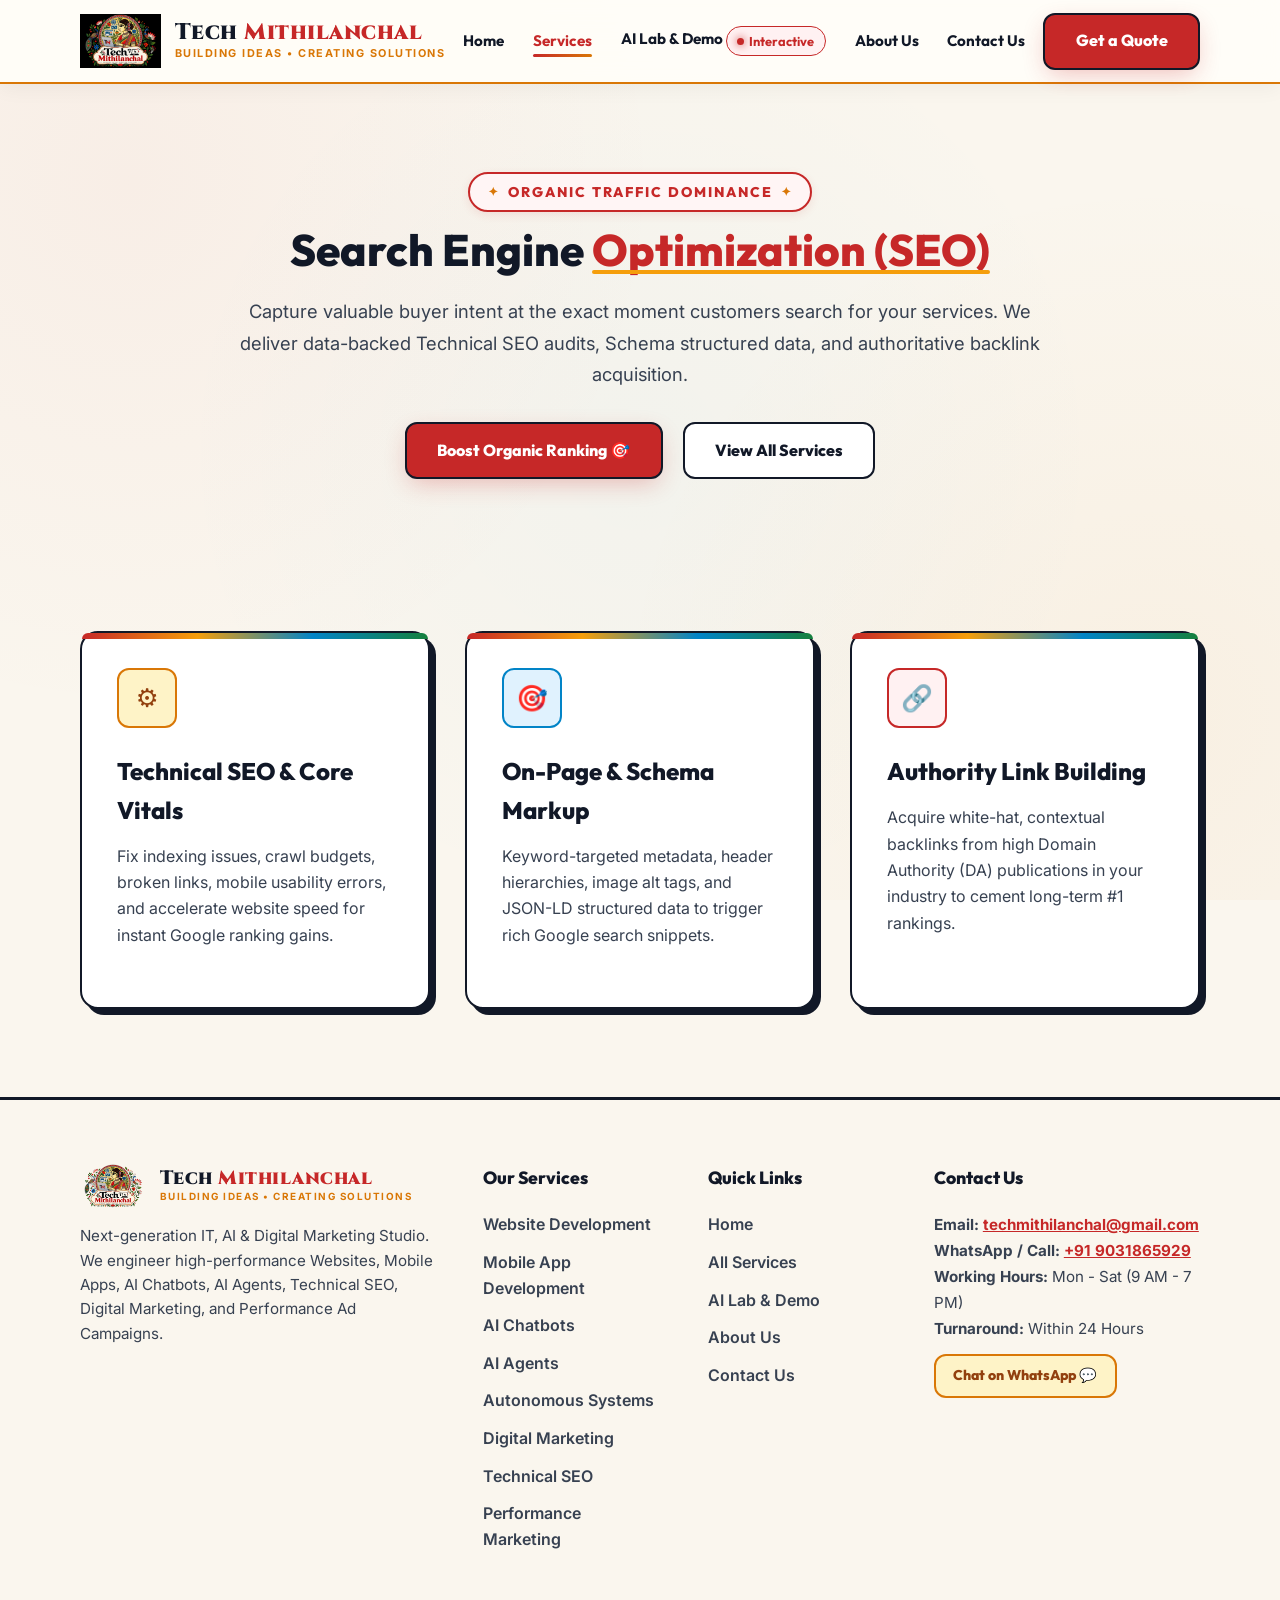
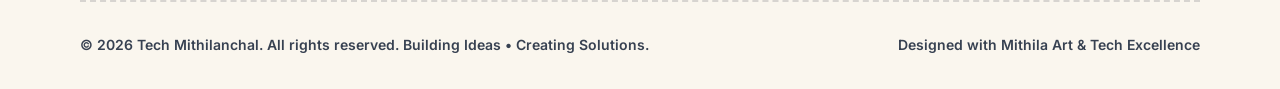
<file: services/seo/index.html>
<!DOCTYPE html>
<html lang="en">
<head>
    <meta charset="UTF-8">
    <meta name="viewport" content="width=device-width, initial-scale=1.0">
    <meta name="description" content="Technical SEO & Organic Search Services by Tech Mithilanchal. Rank #1 on Google for high-intent keywords with On-Page SEO, Backlink Acquisition & Schema Markup.">
    <meta name="keywords" content="SEO Services, Technical SEO Audit, Local SEO, Keyword Ranking, Schema Markup, Backlinks, Tech Mithilanchal SEO">
    
    <link rel="canonical" href="https://techmithilanchal.com/services/seo/" />
    <meta property="og:type" content="website" />
    <meta property="og:url" content="https://techmithilanchal.com/services/seo/" />
    <meta property="og:title" content="Search Engine Optimization (SEO) Services | Tech Mithilanchal" />
    <meta property="og:description" content="Dominate organic Google search results with Technical SEO, On-Page Optimization & Schema Markup." />
    <meta property="og:image" content="/assets/logo.jpg" />

    <script type="application/ld+json">
    {
      "@context": "https://schema.org",
      "@type": "Service",
      "serviceType": "Search Engine Optimization & Organic Growth",
      "provider": {
        "@type": "Organization",
        "name": "Tech Mithilanchal",
        "url": "https://techmithilanchal.com/"
      },
      "areaServed": "Global",
      "description": "Tech Mithilanchal provides technical SEO audits, keyword ranking, local maps optimization, and schema markup."
    }
    </script>

    <title>Search Engine Optimization (SEO) Services | Google #1 Ranking | Tech Mithilanchal</title>
    <link rel="icon" type="image/jpeg" href="/assets/logo.jpg">
    <link rel="stylesheet" href="/style.css">
    <script defer src="/app.js"></script>
</head>
<body>
    <!-- Navigation Header -->
    <header class="navbar">
        <div class="container navbar-container">
            <a href="/" class="logo-brand" id="nav-logo">
                <img src="/assets/logo.jpg" alt="Tech Mithilanchal Logo" class="logo-img">
                <div class="logo-text-box">
                    <div class="logo-title">Tech <span>Mithilanchal</span></div>
                    <div class="logo-tagline">Building Ideas • Creating Solutions</div>
                </div>
            </a>
            
            <nav>
                <ul class="nav-menu" id="nav-menu-list">
                    <li><a href="/" class="nav-link" id="link-home">Home</a></li>
                    <li><a href="/services/" class="nav-link active" id="link-services">Services</a></li>
                    <li>
                        <a href="/demo/" class="nav-link" id="link-demo">
                            AI Lab & Demo <span class="nav-badge"><span class="nav-badge-dot"></span>Interactive</span>
                        </a>
                    </li>
                    <li><a href="/about-us/" class="nav-link" id="link-about">About Us</a></li>
                    <li><a href="/contact/" class="nav-link" id="link-contact">Contact Us</a></li>
                    <li class="mobile-cta-item"><a href="/contact/" class="btn btn-primary mobile-cta" id="mobile-header-cta">Get a Quote</a></li>
                </ul>
            </nav>
            
            <a href="/contact/" class="btn btn-primary" id="header-cta">Get a Quote</a>
            
            <button class="menu-toggle" id="menu-toggle-btn" aria-label="Toggle Navigation Menu">
                <span></span>
                <span></span>
                <span></span>
            </button>
        </div>
    </header>

    <main>
        <section class="section reveal-hidden" id="service-hero">
            <div class="container">
                <div class="section-header">
                    <span class="section-subtitle">Organic Traffic Dominance</span>
                    <h1 class="section-title">Search Engine <span>Optimization (SEO)</span></h1>
                    <p class="section-description">
                        Capture valuable buyer intent at the exact moment customers search for your services. We deliver data-backed Technical SEO audits, Schema structured data, and authoritative backlink acquisition.
                    </p>
                    <div style="margin-top: 2rem;">
                        <a href="/contact/?service=seo" class="btn btn-primary">Boost Organic Ranking 🎯</a>
                        <a href="/services/" class="btn btn-outline" style="margin-left: 1rem;">View All Services</a>
                    </div>
                </div>
            </div>
        </section>

        <section class="section reveal-hidden" style="padding-top: 0;">
            <div class="container">
                <div class="grid-3">
                    <div class="card">
                        <div class="card-icon gold">⚙️</div>
                        <h3 class="card-title">Technical SEO & Core Vitals</h3>
                        <p class="card-text">Fix indexing issues, crawl budgets, broken links, mobile usability errors, and accelerate website speed for instant Google ranking gains.</p>
                    </div>

                    <div class="card">
                        <div class="card-icon peacock">🎯</div>
                        <h3 class="card-title">On-Page & Schema Markup</h3>
                        <p class="card-text">Keyword-targeted metadata, header hierarchies, image alt tags, and JSON-LD structured data to trigger rich Google search snippets.</p>
                    </div>

                    <div class="card">
                        <div class="card-icon">🔗</div>
                        <h3 class="card-title">Authority Link Building</h3>
                        <p class="card-text">Acquire white-hat, contextual backlinks from high Domain Authority (DA) publications in your industry to cement long-term #1 rankings.</p>
                    </div>
                </div>
            </div>
        </section>
    </main>

    <!-- Footer -->
            <footer class="footer">
        <div class="container">
            <div class="footer-grid">
                <div>
                    <a href="/" class="logo-brand" style="margin-bottom: 1rem;">
                        <img src="/assets/logo.png" alt="Tech Mithilanchal" class="logo-img" style="height: 44px;">
                        <div class="logo-text-box">
                            <div class="logo-title" style="font-size: 1.2rem;">Tech <span>Mithilanchal</span></div>
                            <div class="logo-tagline" style="font-size: 0.62rem;">Building Ideas • Creating Solutions</div>
                        </div>
                    </a>
                    <p style="color: var(--text-secondary); font-size: 0.95rem; line-height: 1.6; margin-top: 1rem;">
                        Next-generation IT, AI & Digital Marketing Studio. We engineer high-performance Websites, Mobile Apps, AI Chatbots, AI Agents, Technical SEO, Digital Marketing, and Performance Ad Campaigns.
                    </p>
                </div>
                
                <div>
                    <h4 class="footer-col-title">Our Services</h4>
                    <div class="footer-links">
                        <a href="/services/website-development/">Website Development</a>
                        <a href="/services/app-development/">Mobile App Development</a>
                        <a href="/services/ai-chatbots/">AI Chatbots</a>
                        <a href="/services/ai-agents/">AI Agents</a>
                        <a href="/services/autonomous-systems/">Autonomous Systems</a>
                        <a href="/services/digital-marketing/">Digital Marketing</a>
                        <a href="/services/seo/">Technical SEO</a>
                        <a href="/services/performance-marketing/">Performance Marketing</a>
                    </div>
                </div>

                <div>
                    <h4 class="footer-col-title">Quick Links</h4>
                    <div class="footer-links">
                        <a href="/">Home</a>
                        <a href="/services/">All Services</a>
                        <a href="/demo/">AI Lab & Demo</a>
                        <a href="/about-us/">About Us</a>
                        <a href="/contact/">Contact Us</a>
                    </div>
                </div>

                <div>
                    <h4 class="footer-col-title">Contact Us</h4>
                    <p style="font-size: 0.95rem; line-height: 1.7; margin-bottom: 0.75rem; color: var(--text-secondary);">
                        <strong>Email:</strong> <a href="mailto:techmithilanchal@gmail.com" style="color: var(--color-crimson); font-weight: 700; text-decoration: underline;">techmithilanchal@gmail.com</a><br>
                        <strong>WhatsApp / Call:</strong> <a href="tel:+919031865929" style="color: var(--color-crimson); font-weight: 700; text-decoration: underline;">+91 9031865929</a><br>
                        <strong>Working Hours:</strong> Mon - Sat (9 AM - 7 PM)<br>
                        <strong>Turnaround:</strong> Within 24 Hours
                    </p>
                    <a href="https://wa.me/919031865929" target="_blank" class="btn btn-secondary" style="padding: 0.55rem 1.1rem; font-size: 0.88rem;">Chat on WhatsApp 💬</a>
                </div>
            </div>

            <div class="footer-bottom">
                <div>&copy; 2026 Tech Mithilanchal. All rights reserved. Building Ideas • Creating Solutions.</div>
                <div>Designed with Mithila Art & Tech Excellence</div>
            </div>
        </div>
    </footer>
</body>
</html>
</file>
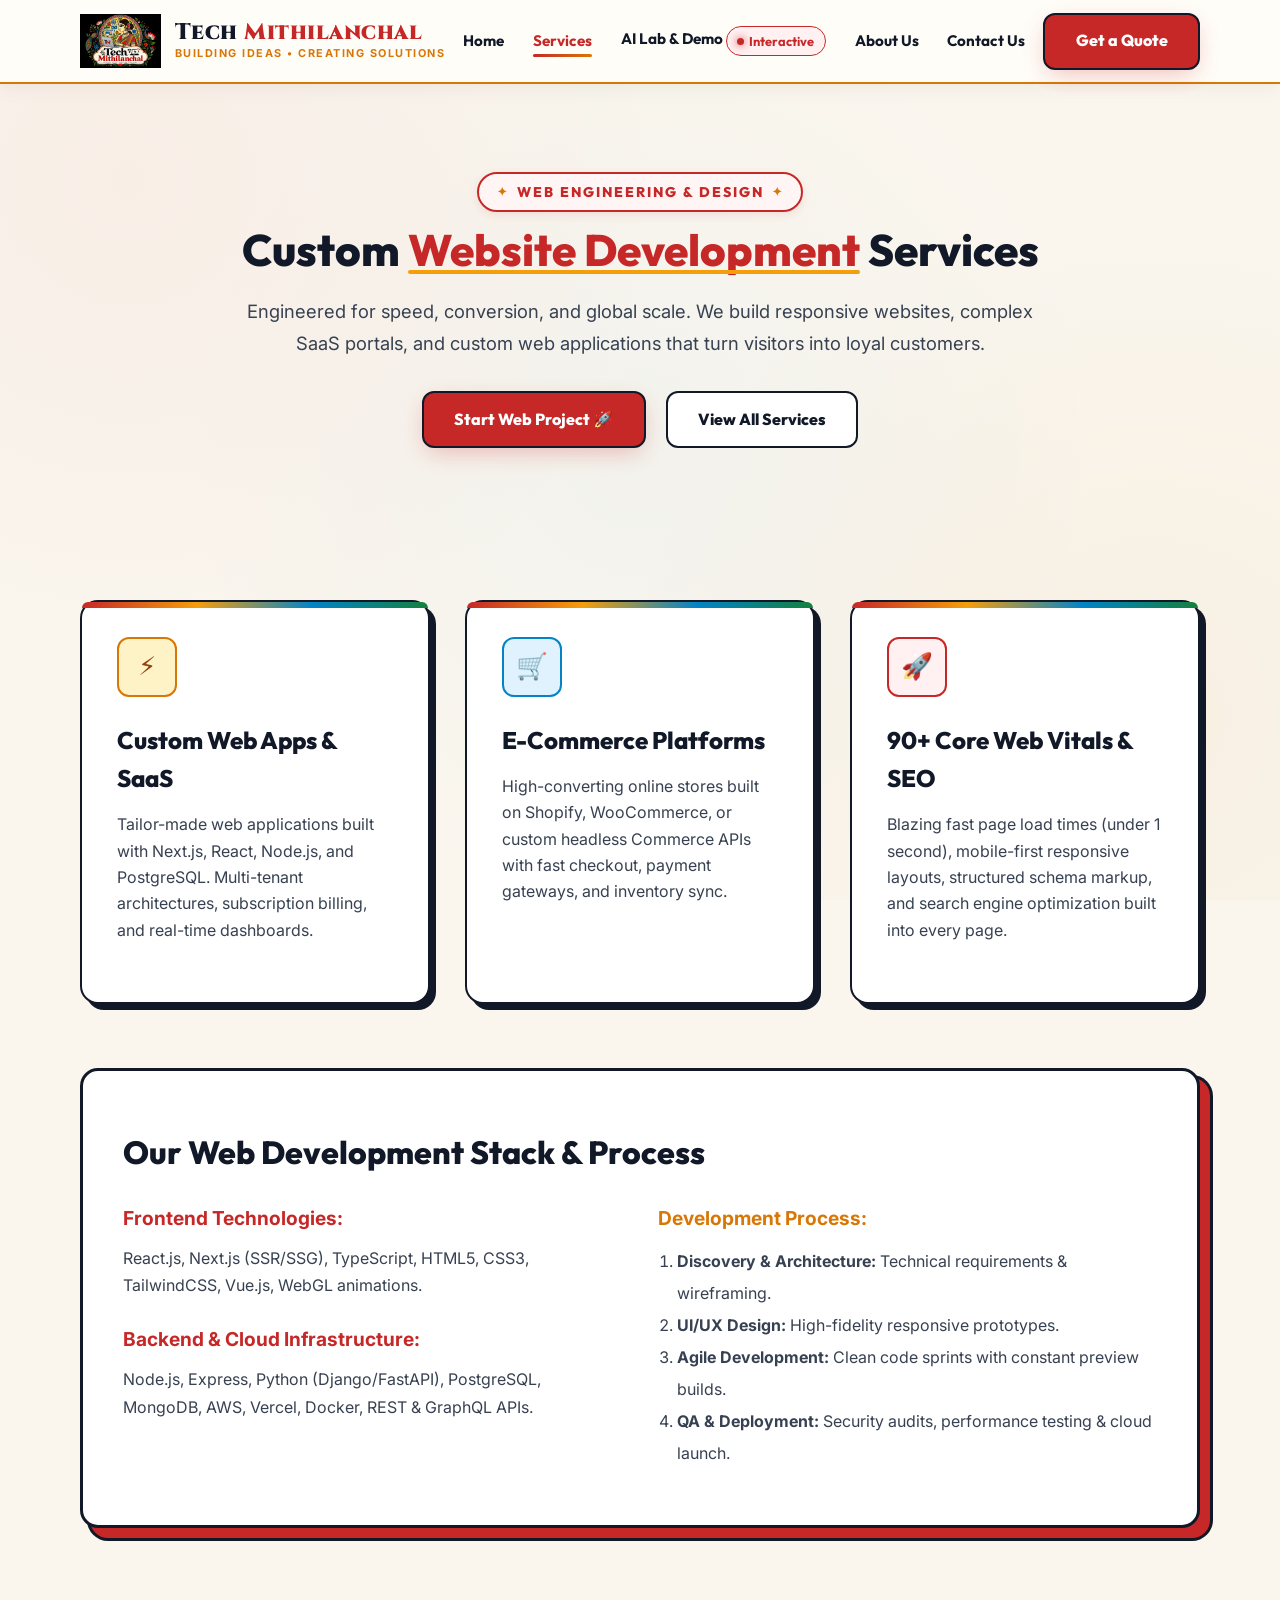
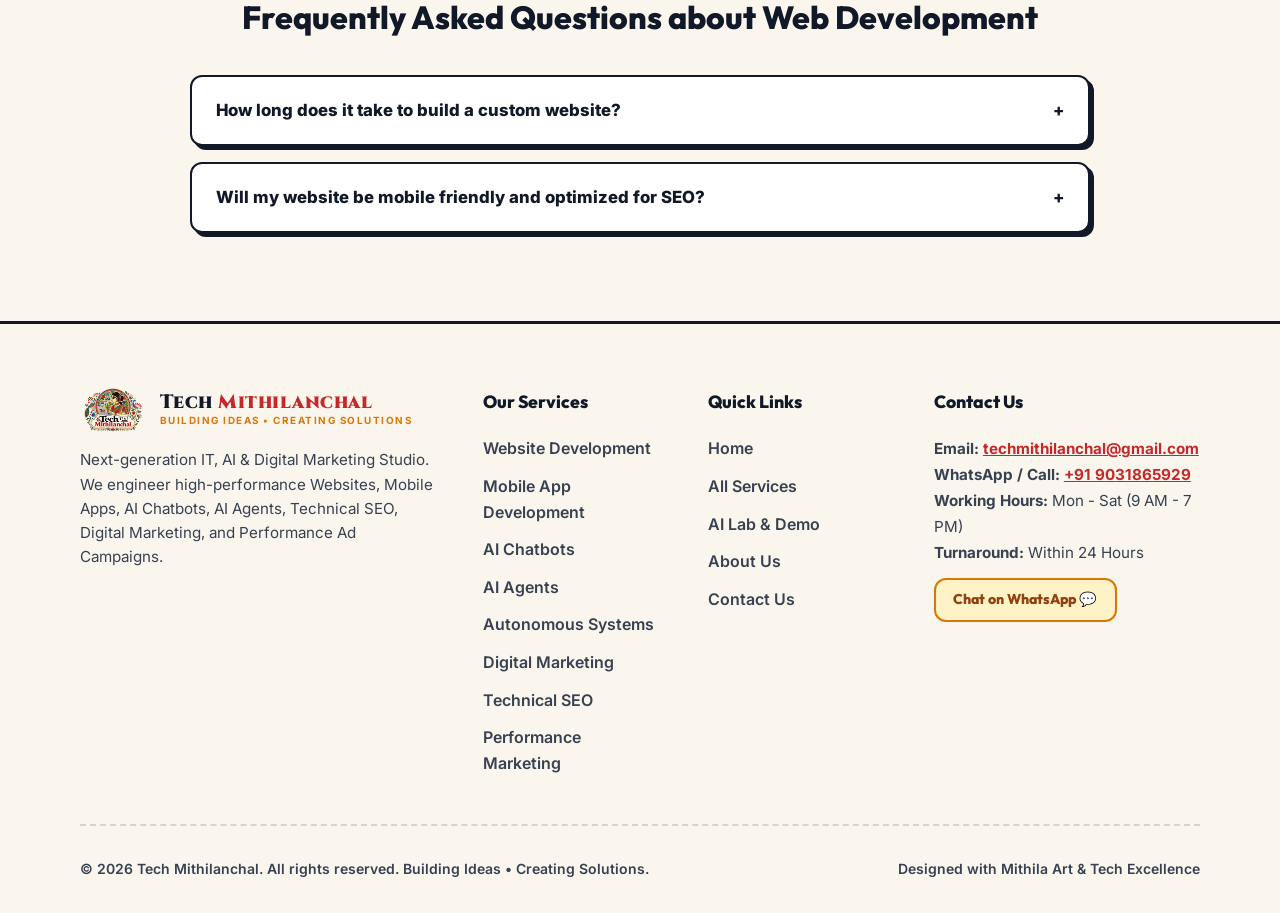
<file: services/website-development/index.html>
<!DOCTYPE html>
<html lang="en">
<head>
    <meta charset="UTF-8">
    <meta name="viewport" content="width=device-width, initial-scale=1.0">
    <meta name="description" content="Custom Website Development Services by Tech Mithilanchal. Next.js, React, Node.js, E-Commerce, SaaS Portals & High-Conversion Web Applications.">
    <meta name="keywords" content="Website Development Company, Custom Web Apps, React Developer, Next.js Development, E-commerce Website, Web Engineering, Tech Mithilanchal">
    
    <link rel="canonical" href="https://techmithilanchal.com/services/website-development/" />
    <meta property="og:type" content="website" />
    <meta property="og:url" content="https://techmithilanchal.com/services/website-development/" />
    <meta property="og:title" content="Custom Website Development Services | Tech Mithilanchal" />
    <meta property="og:description" content="High-performance React & Next.js Websites, SaaS Portals, E-commerce Platforms, and Custom Web Applications." />
    <meta property="og:image" content="/assets/logo.jpg" />

    <script type="application/ld+json">
    {
      "@context": "https://schema.org",
      "@type": "Service",
      "serviceType": "Website Development & Web Application Engineering",
      "provider": {
        "@type": "Organization",
        "name": "Tech Mithilanchal",
        "url": "https://techmithilanchal.com/"
      },
      "areaServed": "Global",
      "description": "Tech Mithilanchal builds ultra-fast, responsive websites, SaaS platforms, custom e-commerce stores, and enterprise web portals."
    }
    </script>

    <title>Website Development Services | Custom Web Applications | Tech Mithilanchal</title>
    <link rel="icon" type="image/jpeg" href="/assets/logo.jpg">
    <link rel="stylesheet" href="/style.css">
    <script defer src="/app.js"></script>
</head>
<body>
    <!-- Navigation Header -->
    <header class="navbar">
        <div class="container navbar-container">
            <a href="/" class="logo-brand" id="nav-logo">
                <img src="/assets/logo.jpg" alt="Tech Mithilanchal Logo" class="logo-img">
                <div class="logo-text-box">
                    <div class="logo-title">Tech <span>Mithilanchal</span></div>
                    <div class="logo-tagline">Building Ideas • Creating Solutions</div>
                </div>
            </a>
            
            <nav>
                <ul class="nav-menu" id="nav-menu-list">
                    <li><a href="/" class="nav-link" id="link-home">Home</a></li>
                    <li><a href="/services/" class="nav-link active" id="link-services">Services</a></li>
                    <li>
                        <a href="/demo/" class="nav-link" id="link-demo">
                            AI Lab & Demo <span class="nav-badge"><span class="nav-badge-dot"></span>Interactive</span>
                        </a>
                    </li>
                    <li><a href="/about-us/" class="nav-link" id="link-about">About Us</a></li>
                    <li><a href="/contact/" class="nav-link" id="link-contact">Contact Us</a></li>
                    <li class="mobile-cta-item"><a href="/contact/" class="btn btn-primary mobile-cta" id="mobile-header-cta">Get a Quote</a></li>
                </ul>
            </nav>
            
            <a href="/contact/" class="btn btn-primary" id="header-cta">Get a Quote</a>
            
            <button class="menu-toggle" id="menu-toggle-btn" aria-label="Toggle Navigation Menu">
                <span></span>
                <span></span>
                <span></span>
            </button>
        </div>
    </header>

    <main>
        <!-- Service Hero -->
        <section class="section reveal-hidden" id="service-hero">
            <div class="container">
                <div class="section-header">
                    <span class="section-subtitle">Web Engineering & Design</span>
                    <h1 class="section-title">Custom <span>Website Development</span> Services</h1>
                    <p class="section-description">
                        Engineered for speed, conversion, and global scale. We build responsive websites, complex SaaS portals, and custom web applications that turn visitors into loyal customers.
                    </p>
                    <div style="margin-top: 2rem;">
                        <a href="/contact/?service=webdev" class="btn btn-primary">Start Web Project 🚀</a>
                        <a href="/services/" class="btn btn-outline" style="margin-left: 1rem;">View All Services</a>
                    </div>
                </div>
            </div>
        </section>

        <!-- Detailed Features Section -->
        <section class="section reveal-hidden" style="padding-top: 0;">
            <div class="container">
                <div class="grid-3">
                    <div class="card">
                        <div class="card-icon gold">⚡</div>
                        <h3 class="card-title">Custom Web Apps & SaaS</h3>
                        <p class="card-text">Tailor-made web applications built with Next.js, React, Node.js, and PostgreSQL. Multi-tenant architectures, subscription billing, and real-time dashboards.</p>
                    </div>

                    <div class="card">
                        <div class="card-icon peacock">🛒</div>
                        <h3 class="card-title">E-Commerce Platforms</h3>
                        <p class="card-text">High-converting online stores built on Shopify, WooCommerce, or custom headless Commerce APIs with fast checkout, payment gateways, and inventory sync.</p>
                    </div>

                    <div class="card">
                        <div class="card-icon">🚀</div>
                        <h3 class="card-title">90+ Core Web Vitals & SEO</h3>
                        <p class="card-text">Blazing fast page load times (under 1 second), mobile-first responsive layouts, structured schema markup, and search engine optimization built into every page.</p>
                    </div>
                </div>

                <!-- Deep Technical Process -->
                <div class="cultural-banner" style="margin-top: 4rem;">
                    <h2 style="font-family: var(--font-heading); font-size: 2rem; font-weight: 800; color: var(--color-black-ink); margin-bottom: 1.5rem;">
                        Our Web Development Stack & Process
                    </h2>
                    <div class="grid-2">
                        <div>
                            <h4 style="font-size: 1.2rem; font-weight: 700; color: var(--color-crimson); margin-bottom: 0.75rem;">Frontend Technologies:</h4>
                            <p style="color: var(--text-secondary); line-height: 1.7;">React.js, Next.js (SSR/SSG), TypeScript, HTML5, CSS3, TailwindCSS, Vue.js, WebGL animations.</p>
                            
                            <h4 style="font-size: 1.2rem; font-weight: 700; color: var(--color-crimson); margin-top: 1.5rem; margin-bottom: 0.75rem;">Backend & Cloud Infrastructure:</h4>
                            <p style="color: var(--text-secondary); line-height: 1.7;">Node.js, Express, Python (Django/FastAPI), PostgreSQL, MongoDB, AWS, Vercel, Docker, REST & GraphQL APIs.</p>
                        </div>
                        <div>
                            <h4 style="font-size: 1.2rem; font-weight: 700; color: var(--color-gold); margin-bottom: 0.75rem;">Development Process:</h4>
                            <ol style="color: var(--text-secondary); line-height: 2; padding-left: 1.2rem;">
                                <li><strong>Discovery & Architecture:</strong> Technical requirements & wireframing.</li>
                                <li><strong>UI/UX Design:</strong> High-fidelity responsive prototypes.</li>
                                <li><strong>Agile Development:</strong> Clean code sprints with constant preview builds.</li>
                                <li><strong>QA & Deployment:</strong> Security audits, performance testing & cloud launch.</li>
                            </ol>
                        </div>
                    </div>
                </div>

                <!-- FAQ Section -->
                <div style="margin-top: 4rem;">
                    <h2 style="font-family: var(--font-heading); font-size: 2rem; font-weight: 800; color: var(--color-black-ink); margin-bottom: 2rem; text-align: center;">
                        Frequently Asked Questions about Web Development
                    </h2>
                    <div class="faq-list" style="max-width: 900px; margin: 0 auto;">
                        <div class="faq-item">
                            <div class="faq-question">How long does it take to build a custom website? <span>+</span></div>
                            <div class="faq-answer">Standard corporate websites take 2-3 weeks. Complex custom web applications, SaaS portals, or e-commerce platforms typically take 4-8 weeks.</div>
                        </div>
                        <div class="faq-item">
                            <div class="faq-question">Will my website be mobile friendly and optimized for SEO? <span>+</span></div>
                            <div class="faq-answer">Yes, 100%. Every website we engineer is built mobile-first, fully responsive across all screen sizes, and pre-optimized with schema markup and fast load speeds for search engines.</div>
                        </div>
                    </div>
                </div>

            </div>
        </section>
    </main>

    <!-- Footer -->
            <footer class="footer">
        <div class="container">
            <div class="footer-grid">
                <div>
                    <a href="/" class="logo-brand" style="margin-bottom: 1rem;">
                        <img src="/assets/logo.png" alt="Tech Mithilanchal" class="logo-img" style="height: 44px;">
                        <div class="logo-text-box">
                            <div class="logo-title" style="font-size: 1.2rem;">Tech <span>Mithilanchal</span></div>
                            <div class="logo-tagline" style="font-size: 0.62rem;">Building Ideas • Creating Solutions</div>
                        </div>
                    </a>
                    <p style="color: var(--text-secondary); font-size: 0.95rem; line-height: 1.6; margin-top: 1rem;">
                        Next-generation IT, AI & Digital Marketing Studio. We engineer high-performance Websites, Mobile Apps, AI Chatbots, AI Agents, Technical SEO, Digital Marketing, and Performance Ad Campaigns.
                    </p>
                </div>
                
                <div>
                    <h4 class="footer-col-title">Our Services</h4>
                    <div class="footer-links">
                        <a href="/services/website-development/">Website Development</a>
                        <a href="/services/app-development/">Mobile App Development</a>
                        <a href="/services/ai-chatbots/">AI Chatbots</a>
                        <a href="/services/ai-agents/">AI Agents</a>
                        <a href="/services/autonomous-systems/">Autonomous Systems</a>
                        <a href="/services/digital-marketing/">Digital Marketing</a>
                        <a href="/services/seo/">Technical SEO</a>
                        <a href="/services/performance-marketing/">Performance Marketing</a>
                    </div>
                </div>

                <div>
                    <h4 class="footer-col-title">Quick Links</h4>
                    <div class="footer-links">
                        <a href="/">Home</a>
                        <a href="/services/">All Services</a>
                        <a href="/demo/">AI Lab & Demo</a>
                        <a href="/about-us/">About Us</a>
                        <a href="/contact/">Contact Us</a>
                    </div>
                </div>

                <div>
                    <h4 class="footer-col-title">Contact Us</h4>
                    <p style="font-size: 0.95rem; line-height: 1.7; margin-bottom: 0.75rem; color: var(--text-secondary);">
                        <strong>Email:</strong> <a href="mailto:techmithilanchal@gmail.com" style="color: var(--color-crimson); font-weight: 700; text-decoration: underline;">techmithilanchal@gmail.com</a><br>
                        <strong>WhatsApp / Call:</strong> <a href="tel:+919031865929" style="color: var(--color-crimson); font-weight: 700; text-decoration: underline;">+91 9031865929</a><br>
                        <strong>Working Hours:</strong> Mon - Sat (9 AM - 7 PM)<br>
                        <strong>Turnaround:</strong> Within 24 Hours
                    </p>
                    <a href="https://wa.me/919031865929" target="_blank" class="btn btn-secondary" style="padding: 0.55rem 1.1rem; font-size: 0.88rem;">Chat on WhatsApp 💬</a>
                </div>
            </div>

            <div class="footer-bottom">
                <div>&copy; 2026 Tech Mithilanchal. All rights reserved. Building Ideas • Creating Solutions.</div>
                <div>Designed with Mithila Art & Tech Excellence</div>
            </div>
        </div>
    </footer>
</body>
</html>
</file>
<file: style.css>
@import url('https://fonts.googleapis.com/css2?family=Cinzel:wght@600;700;800;900&family=Inter:wght@400;500;600;700;800&family=Outfit:wght@400;500;600;700;800&display=swap');

/* ==========================================================================
   Tech Mithilanchal - Authentic Vibrant Mithila Art Design System
   ========================================================================== */
:root {
    /* Vibrant Mithila Art Color Palette */
    --color-crimson: #C62828;
    --color-crimson-bright: #E53935;
    --color-crimson-glow: rgba(198, 40, 40, 0.2);
    
    --color-gold: #D97706;
    --color-gold-bright: #F59E0B;
    --color-gold-glow: rgba(217, 119, 6, 0.2);
    
    --color-peacock: #0284C7;
    --color-peacock-dark: #0369A1;
    --color-peacock-glow: rgba(2, 132, 199, 0.2);
    
    --color-leaf-green: #15803D;
    --color-leaf-green-bright: #16A34A;
    --color-lotus-pink: #E11D48;
    --color-black-ink: #111827;
    
    /* Authentic Canvas Backgrounds (Light Handmade Paper / Ivory Canvas) */
    --bg-dark: #FAF6EE;
    --bg-surface: #FFFDF8;
    --bg-surface-elevated: #FFFFFF;
    --bg-card: #FFFFFF;
    --bg-card-hover: #FFFBF0;
    
    /* Text Colors (High Contrast Black & Earthy Tones) */
    --text-primary: #111827;
    --text-secondary: #374151;
    --text-muted: #6B7280;
    --text-gold: #B45309;
    --text-crimson: #C62828;
    
    /* Border & Divider Colors (Kachni Double-Line Outlines) */
    --border-subtle: rgba(17, 24, 39, 0.12);
    --border-crimson: #C62828;
    --border-gold: #D97706;
    --border-black: #111827;
    
    /* Typography */
    --font-heading: 'Outfit', 'Cinzel', sans-serif;
    --font-traditional: 'Cinzel', serif;
    --font-body: 'Inter', system-ui, -apple-system, sans-serif;
    
    /* Layout & Shadows */
    --container-max: 1240px;
    --radius-sm: 6px;
    --radius-md: 12px;
    --radius-lg: 18px;
    --radius-full: 9999px;
    --transition: all 0.3s cubic-bezier(0.4, 0, 0.2, 1);
    
    --shadow-card: 0 10px 30px -10px rgba(17, 24, 39, 0.08);
    --shadow-crimson: 0 8px 25px -5px rgba(198, 40, 40, 0.3);
    --shadow-gold: 0 8px 25px -5px rgba(217, 119, 6, 0.25);
}

/* Base Resets */
*, *::before, *::after {
    box-sizing: border-box;
    margin: 0;
    padding: 0;
}

html {
    scroll-behavior: smooth;
    font-size: 16px;
}

body {
    font-family: var(--font-body);
    background-color: var(--bg-dark);
    color: var(--text-primary);
    line-height: 1.6;
    overflow-x: hidden;
    background-image: 
        radial-gradient(circle at 10% 20%, rgba(198, 40, 40, 0.04) 0%, transparent 40%),
        radial-gradient(circle at 90% 80%, rgba(217, 119, 6, 0.05) 0%, transparent 40%),
        radial-gradient(circle at 50% 50%, rgba(2, 132, 199, 0.03) 0%, transparent 60%);
    background-attachment: fixed;
}

a {
    color: inherit;
    text-decoration: none;
    transition: var(--transition);
}

ul {
    list-style: none;
}

img {
    max-width: 100%;
    height: auto;
    display: block;
}

/* Layout Utilities */
.container {
    width: 90%;
    max-width: var(--container-max);
    margin: 0 auto;
    padding: 0 1rem;
}

.section {
    padding: 5.5rem 0;
    position: relative;
}

.section-header {
    text-align: center;
    max-width: 800px;
    margin: 0 auto 4rem auto;
}

.section-subtitle {
    display: inline-flex;
    align-items: center;
    gap: 0.5rem;
    color: var(--color-crimson);
    font-family: var(--font-heading);
    font-weight: 800;
    font-size: 0.875rem;
    text-transform: uppercase;
    letter-spacing: 2px;
    margin-bottom: 0.75rem;
    padding: 0.4rem 1.1rem;
    background: #FFF5F5;
    border: 2px solid var(--color-crimson);
    border-radius: var(--radius-full);
    box-shadow: 0 3px 10px rgba(198, 40, 40, 0.1);
}

.section-subtitle::before, .section-subtitle::after {
    content: "✦";
    color: var(--color-gold);
    font-size: 0.75rem;
}

.section-title {
    font-family: var(--font-heading);
    font-size: 2.75rem;
    font-weight: 800;
    line-height: 1.2;
    color: var(--text-primary);
    margin-bottom: 1.25rem;
}

.section-title span {
    color: var(--color-crimson);
    position: relative;
    display: inline-block;
}

.section-title span::after {
    content: '';
    position: absolute;
    bottom: 2px;
    left: 0;
    width: 100%;
    height: 4px;
    background: var(--color-gold-bright);
    border-radius: 2px;
}

.section-description {
    color: var(--text-secondary);
    font-size: 1.15rem;
    line-height: 1.7;
}

/* Mithila Geometric Divider Lines */
.mithila-divider {
    height: 8px;
    width: 100%;
    max-width: 320px;
    margin: 2rem auto;
    background: repeating-linear-gradient(
        45deg,
        var(--color-crimson),
        var(--color-crimson) 12px,
        var(--color-gold-bright) 12px,
        var(--color-gold-bright) 24px,
        var(--color-peacock) 24px,
        var(--color-peacock) 36px,
        var(--color-leaf-green) 36px,
        var(--color-leaf-green) 48px
    );
    border-radius: 4px;
    border: 1px solid var(--color-black-ink);
}

/* Navigation Bar */
.navbar {
    position: sticky;
    top: 0;
    z-index: 1000;
    background: rgba(255, 253, 248, 0.95);
    backdrop-filter: blur(16px);
    border-bottom: 2px solid var(--color-gold);
    padding: 0.8rem 0;
    box-shadow: 0 4px 20px rgba(0, 0, 0, 0.05);
    transition: var(--transition);
}

.navbar-container {
    display: flex;
    align-items: center;
    justify-content: space-between;
}

.logo-brand {
    display: flex;
    align-items: center;
    gap: 0.85rem;
}

.logo-img {
    height: 54px;
    width: auto;
    border: none;
    box-shadow: none;
    background: transparent;
    transition: var(--transition);
    object-fit: contain;
}

.logo-brand:hover .logo-img {
    transform: scale(1.05);
}

.logo-text-box {
    display: flex;
    flex-direction: column;
}

.logo-title {
    font-family: var(--font-traditional);
    font-weight: 900;
    font-size: 1.4rem;
    line-height: 1.1;
    color: var(--color-black-ink);
    letter-spacing: 0.5px;
}

.logo-title span {
    color: var(--color-crimson);
}

.logo-tagline {
    font-size: 0.68rem;
    color: var(--color-gold);
    letter-spacing: 1.5px;
    text-transform: uppercase;
    font-weight: 700;
}

/* Nav Menu */
.nav-menu {
    display: flex;
    align-items: center;
    gap: 1.8rem;
}

.nav-link {
    font-family: var(--font-heading);
    font-weight: 700;
    font-size: 0.95rem;
    color: var(--text-primary);
    position: relative;
    padding: 0.4rem 0;
}

.nav-link::after {
    content: '';
    position: absolute;
    bottom: 0;
    left: 0;
    width: 0%;
    height: 3px;
    background: linear-gradient(90deg, var(--color-crimson) 0%, var(--color-gold) 100%);
    transition: var(--transition);
    border-radius: 2px;
}

.nav-link:hover, .nav-link.active {
    color: var(--color-crimson);
}

.nav-link:hover::after, .nav-link.active::after {
    width: 100%;
}

.nav-link.active {
    color: var(--color-crimson);
}

/* Special AI Lab Nav Badge */
.nav-badge {
    background: #FFF1F2;
    border: 1px solid var(--color-crimson);
    padding: 0.25rem 0.65rem;
    border-radius: var(--radius-full);
    font-size: 0.8rem;
    color: var(--color-crimson);
    font-weight: 700;
    display: inline-flex;
    align-items: center;
    gap: 0.35rem;
}

.nav-badge-dot {
    width: 7px;
    height: 7px;
    background-color: var(--color-crimson);
    border-radius: 50%;
    box-shadow: 0 0 8px var(--color-crimson);
    animation: pulse 2s infinite;
}

@keyframes pulse {
    0%, 100% { opacity: 1; transform: scale(1); }
    50% { opacity: 0.4; transform: scale(1.3); }
}

/* Button Styles */
.btn {
    display: inline-flex;
    align-items: center;
    justify-content: center;
    gap: 0.6rem;
    padding: 0.85rem 1.9rem;
    border-radius: var(--radius-md);
    font-family: var(--font-heading);
    font-weight: 800;
    font-size: 1rem;
    cursor: pointer;
    transition: var(--transition);
    border: 2px solid var(--color-black-ink);
    text-align: center;
    position: relative;
    overflow: hidden;
}

.btn-primary {
    background: var(--color-crimson);
    color: #FFFFFF;
    box-shadow: var(--shadow-crimson);
}

.btn-primary:hover {
    background: var(--color-crimson-bright);
    transform: translateY(-2px);
    box-shadow: 0 10px 25px rgba(198, 40, 40, 0.4);
}

.btn-secondary {
    background: #FEF3C7;
    color: #92400E;
    border-color: var(--color-gold);
}

.btn-secondary:hover {
    background: #FDE68A;
    color: #78350F;
    transform: translateY(-2px);
    box-shadow: var(--shadow-gold);
}

.btn-outline {
    background: #FFFFFF;
    color: var(--color-black-ink);
    border: 2px solid var(--color-black-ink);
}

.btn-outline:hover {
    border-color: var(--color-crimson);
    color: var(--color-crimson);
    background: #FFF5F5;
}

.mobile-cta-item { display: none; }
.menu-toggle { display: none; }

/* ==========================================================================
   Hero Section with Mithila Art Canvas
   ========================================================================== */
.hero {
    padding: 4.5rem 0 5.5rem 0;
    position: relative;
    overflow: hidden;
}

.hero-grid {
    display: grid;
    grid-template-columns: 1.1fr 0.9fr;
    gap: 3.5rem;
    align-items: center;
}

.hero-badge {
    display: inline-flex;
    align-items: center;
    gap: 0.6rem;
    padding: 0.45rem 1.2rem;
    border-radius: var(--radius-full);
    background: #FEF3C7;
    border: 2px solid var(--color-gold);
    color: #92400E;
    font-size: 0.875rem;
    font-weight: 700;
    margin-bottom: 1.5rem;
}

.hero-title {
    font-family: var(--font-heading);
    font-size: 3.6rem;
    font-weight: 900;
    line-height: 1.15;
    margin-bottom: 1.5rem;
    color: var(--color-black-ink);
    letter-spacing: -0.5px;
}

.hero-title span {
    color: var(--color-crimson);
    position: relative;
}

.hero-description {
    font-size: 1.2rem;
    color: var(--text-secondary);
    margin-bottom: 2.2rem;
    line-height: 1.75;
}

.hero-actions {
    display: flex;
    gap: 1.25rem;
    flex-wrap: wrap;
}

/* Mithila Framed Visual Box */
.mithila-visual-frame {
    position: relative;
    border-radius: var(--radius-lg);
    padding: 1.25rem;
    background: #FFFFFF;
    border: 3px solid var(--color-black-ink);
    box-shadow: 12px 12px 0px var(--color-gold), 12px 12px 0px 2px var(--color-black-ink);
}

.mithila-frame-inner {
    border-radius: var(--radius-md);
    overflow: hidden;
    position: relative;
    background: #FAF6EE;
    border: 2px dashed var(--color-black-ink);
}

.hero-logo-display {
    width: 100%;
    height: auto;
    object-fit: cover;
    display: block;
    transition: var(--transition);
}

.mithila-visual-frame:hover .hero-logo-display {
    transform: scale(1.02);
}

/* Floating Tech Pills on Hero Visual */
.hero-tech-pill {
    position: absolute;
    background: #FFFFFF;
    border: 2px solid var(--color-black-ink);
    padding: 0.6rem 1.1rem;
    border-radius: var(--radius-full);
    display: flex;
    align-items: center;
    gap: 0.6rem;
    font-size: 0.85rem;
    font-weight: 800;
    color: var(--color-black-ink);
    box-shadow: 4px 4px 0px var(--color-black-ink);
    animation: floatAnim 4s ease-in-out infinite alternate;
}

.pill-1 { top: 15px; left: -15px; background: #FFF1F2; border-color: var(--color-crimson); color: var(--color-crimson); }
.pill-2 { bottom: 20px; right: -15px; animation-delay: 2s; background: #FEF3C7; border-color: var(--color-gold); color: #92400E; }

@keyframes floatAnim {
    0% { transform: translateY(0px); }
    100% { transform: translateY(-10px); }
}

/* Stats Section */
.stats {
    background: #FFFFFF;
    border-top: 3px solid var(--color-black-ink);
    border-bottom: 3px solid var(--color-black-ink);
    padding: 3.5rem 0;
    position: relative;
}

.stats-grid {
    display: grid;
    grid-template-columns: repeat(4, 1fr);
    gap: 2rem;
    text-align: center;
}

.stat-item {
    display: flex;
    flex-direction: column;
    align-items: center;
    padding: 1rem;
    border-right: 2px dashed rgba(17, 24, 39, 0.15);
}

.stat-item:last-child {
    border-right: none;
}

.stat-number {
    font-family: var(--font-heading);
    font-size: 3.2rem;
    font-weight: 900;
    line-height: 1;
    margin-bottom: 0.5rem;
    color: var(--color-black-ink);
}

.stat-number.colored {
    color: var(--color-crimson);
}

.stat-label {
    color: var(--text-secondary);
    font-size: 0.95rem;
    font-weight: 700;
    text-transform: uppercase;
    letter-spacing: 1px;
}

/* Service Cards Grid (8 Pillars) */
.grid-3 {
    display: grid;
    grid-template-columns: repeat(3, 1fr);
    gap: 2.2rem;
}

.grid-2 {
    display: grid;
    grid-template-columns: repeat(2, 1fr);
    gap: 2.2rem;
}

.card {
    background: var(--bg-card);
    border: 2px solid var(--color-black-ink);
    border-radius: var(--radius-lg);
    padding: 2.2rem;
    transition: var(--transition);
    position: relative;
    display: flex;
    flex-direction: column;
    box-shadow: 6px 6px 0px var(--color-black-ink);
}

.card.card-wide {
    grid-column: span 2;
}

.card::before {
    content: '';
    position: absolute;
    top: 0;
    left: 0;
    right: 0;
    height: 6px;
    background: linear-gradient(90deg, var(--color-crimson), var(--color-gold-bright), var(--color-peacock), var(--color-leaf-green));
    border-top-left-radius: var(--radius-lg);
    border-top-right-radius: var(--radius-lg);
}

.card:hover {
    transform: translate(-4px, -4px);
    box-shadow: 10px 10px 0px var(--color-black-ink);
    background: var(--bg-card-hover);
}

.card-icon {
    width: 60px;
    height: 60px;
    border-radius: var(--radius-md);
    background: #FFF1F2;
    border: 2px solid var(--color-crimson);
    color: var(--color-crimson);
    display: flex;
    align-items: center;
    justify-content: center;
    margin-bottom: 1.5rem;
    font-size: 1.6rem;
    transition: var(--transition);
}

.card-icon.gold {
    background: #FEF3C7;
    border-color: var(--color-gold);
    color: #92400E;
}

.card-icon.peacock {
    background: #E0F2FE;
    border-color: var(--color-peacock);
    color: var(--color-peacock-dark);
}

.card:hover .card-icon {
    transform: scale(1.1) rotate(4deg);
}

.card-title {
    font-family: var(--font-heading);
    font-size: 1.5rem;
    font-weight: 800;
    margin-bottom: 0.85rem;
    color: var(--color-black-ink);
}

.card-text {
    color: var(--text-secondary);
    font-size: 1rem;
    line-height: 1.65;
    margin-bottom: 1.5rem;
    flex-grow: 1;
}

.card-link {
    display: inline-flex;
    align-items: center;
    gap: 0.5rem;
    color: var(--color-crimson);
    font-weight: 800;
    font-size: 0.95rem;
    transition: var(--transition);
}

.card-link:hover {
    color: var(--color-black-ink);
    gap: 0.8rem;
}

/* Mithila Cultural Tech Banner */
.cultural-banner {
    background: #FFFFFF;
    border: 3px solid var(--color-black-ink);
    border-radius: var(--radius-lg);
    padding: 3.5rem 2.5rem;
    position: relative;
    overflow: hidden;
    box-shadow: 10px 10px 0px var(--color-crimson), 10px 10px 0px 3px var(--color-black-ink);
}

.cultural-grid {
    display: grid;
    grid-template-columns: 1fr 1fr;
    gap: 3rem;
    align-items: center;
}

.cultural-img-wrap {
    border-radius: var(--radius-md);
    overflow: hidden;
    border: 2px solid var(--color-black-ink);
    box-shadow: 6px 6px 0px var(--color-gold);
}

/* Split Rows for Services Page */
.feature-split {
    display: flex;
    flex-direction: column;
    gap: 5rem;
}

.split-row {
    display: grid;
    grid-template-columns: 1fr 1fr;
    gap: 4rem;
    align-items: center;
}

.split-row.reverse {
    direction: rtl;
}

.split-row.reverse > * {
    direction: ltr;
}

.split-content {
    display: flex;
    flex-direction: column;
}

.split-title {
    font-family: var(--font-heading);
    font-size: 2.4rem;
    font-weight: 900;
    margin: 0.5rem 0 1.25rem 0;
    color: var(--color-black-ink);
}

.split-title span {
    color: var(--color-crimson);
}

.split-bullets {
    display: flex;
    flex-direction: column;
    gap: 1.1rem;
    margin-top: 1.5rem;
}

.split-bullet-item {
    display: flex;
    gap: 1rem;
    align-items: flex-start;
}

.bullet-icon {
    color: var(--color-crimson);
    background: #FFF1F2;
    padding: 0.35rem;
    border-radius: 50%;
    border: 1px solid var(--color-crimson);
    flex-shrink: 0;
}

.bullet-text strong {
    display: block;
    color: var(--color-black-ink);
    font-size: 1.05rem;
}

/* Interactive AI Demo Pipeline Container */
.demo-box {
    background: #FFFFFF;
    border: 3px solid var(--color-black-ink);
    border-radius: var(--radius-lg);
    padding: 2.5rem;
    box-shadow: 8px 8px 0px var(--color-gold);
}

.demo-input-group {
    display: flex;
    gap: 1rem;
    margin-bottom: 2rem;
}

.demo-input {
    flex-grow: 1;
    background: #FAF6EE;
    border: 2px solid var(--color-black-ink);
    padding: 1rem 1.25rem;
    border-radius: var(--radius-md);
    color: var(--color-black-ink);
    font-family: var(--font-body);
    font-size: 1rem;
    outline: none;
    transition: var(--transition);
}

.demo-input:focus {
    border-color: var(--color-crimson);
    box-shadow: 0 0 0 3px rgba(198, 40, 40, 0.15);
}

.pipeline-steps {
    display: grid;
    grid-template-columns: repeat(4, 1fr);
    gap: 1rem;
    margin-bottom: 2rem;
}

.pipeline-step {
    background: #FAF6EE;
    border: 2px solid var(--color-black-ink);
    padding: 1rem;
    border-radius: var(--radius-md);
    text-align: center;
    transition: var(--transition);
}

.pipeline-step.active {
    border-color: var(--color-crimson);
    background: #FFF1F2;
    transform: translateY(-3px);
    box-shadow: 4px 4px 0px var(--color-crimson);
}

.pipeline-step-num {
    font-size: 0.75rem;
    font-weight: 800;
    color: var(--color-gold);
    text-transform: uppercase;
    margin-bottom: 0.25rem;
}

.pipeline-step-title {
    font-size: 0.9rem;
    font-weight: 800;
    color: var(--color-black-ink);
}

.demo-output-area {
    background: #FAF6EE;
    border: 2px solid var(--color-black-ink);
    border-radius: var(--radius-md);
    padding: 1.5rem;
    min-height: 140px;
    font-family: 'Inter', monospace;
    font-size: 0.95rem;
    line-height: 1.75;
    color: var(--color-black-ink);
    font-weight: 500;
}

/* Contact Form Styling */
.contact-grid {
    display: grid;
    grid-template-columns: 1fr 1.2fr;
    gap: 4rem;
    align-items: flex-start;
}

.contact-card {
    background: #FFFFFF;
    border: 3px solid var(--color-black-ink);
    border-radius: var(--radius-lg);
    padding: 2.5rem;
    box-shadow: 8px 8px 0px var(--color-black-ink);
}

.form-group {
    margin-bottom: 1.5rem;
}

.form-label {
    display: block;
    font-weight: 700;
    margin-bottom: 0.5rem;
    color: var(--color-black-ink);
}

.form-control {
    width: 100%;
    background: #FAF6EE;
    border: 2px solid var(--color-black-ink);
    padding: 0.9rem 1.1rem;
    border-radius: var(--radius-md);
    color: var(--color-black-ink);
    font-family: var(--font-body);
    font-size: 0.95rem;
    outline: none;
    transition: var(--transition);
}

.form-control:focus {
    border-color: var(--color-crimson);
    box-shadow: 0 0 0 3px rgba(198, 40, 40, 0.15);
}

.service-checkboxes {
    display: grid;
    grid-template-columns: repeat(2, 1fr);
    gap: 0.75rem;
    margin-top: 0.5rem;
}

.checkbox-label {
    display: flex;
    align-items: center;
    gap: 0.6rem;
    font-size: 0.9rem;
    color: var(--text-secondary);
    font-weight: 600;
    cursor: pointer;
}

.checkbox-label input {
    accent-color: var(--color-crimson);
    width: 17px;
    height: 17px;
}

/* FAQ Accordion */
.faq-list {
    display: flex;
    flex-direction: column;
    gap: 1rem;
}

.faq-item {
    background: #FFFFFF;
    border: 2px solid var(--color-black-ink);
    border-radius: var(--radius-md);
    overflow: hidden;
    transition: var(--transition);
    box-shadow: 4px 4px 0px var(--color-black-ink);
}

.faq-question {
    padding: 1.25rem 1.5rem;
    font-weight: 800;
    font-size: 1.05rem;
    color: var(--color-black-ink);
    cursor: pointer;
    display: flex;
    justify-content: space-between;
    align-items: center;
}

.faq-answer {
    padding: 0 1.5rem 1.25rem 1.5rem;
    color: var(--text-secondary);
    display: none;
    line-height: 1.65;
}

.faq-item.active {
    border-color: var(--color-crimson);
}

.faq-item.active .faq-answer {
    display: block;
}

/* Footer Section */
.footer {
    background: #FAF6EE;
    border-top: 3px solid var(--color-black-ink);
    padding: 4rem 0 2rem 0;
    color: var(--text-secondary);
    position: relative;
}

.footer-grid {
    display: grid;
    grid-template-columns: 2fr 1fr 1fr 1.5fr;
    gap: 3rem;
    margin-bottom: 3rem;
}

.footer-col-title {
    font-family: var(--font-heading);
    color: var(--color-black-ink);
    font-size: 1.1rem;
    font-weight: 800;
    margin-bottom: 1.25rem;
}

.footer-links {
    display: flex;
    flex-direction: column;
    gap: 0.75rem;
    font-weight: 600;
}

.footer-links a:hover {
    color: var(--color-crimson);
}

.footer-bottom {
    border-top: 2px dashed rgba(17, 24, 39, 0.15);
    padding-top: 2rem;
    display: flex;
    justify-content: space-between;
    align-items: center;
    font-size: 0.875rem;
    font-weight: 600;
}

/* ==========================================================================
   Comprehensive Mobile & Tablet Responsiveness Rules
   ========================================================================== */
@media (max-width: 1024px) {
    .container {
        width: 94%;
        padding: 0 0.5rem;
    }
    
    .hero-title {
        font-size: 2.8rem;
    }
    
    .section-title {
        font-size: 2.3rem;
    }
    
    .split-title {
        font-size: 2rem;
    }
    
    .grid-3 {
        grid-template-columns: repeat(2, 1fr);
        gap: 1.5rem;
    }

    .card.card-wide {
        grid-column: span 2;
    }
}

@media (max-width: 992px) {
    .hero-grid, .cultural-grid, .contact-grid, .split-row {
        grid-template-columns: 1fr !important;
        gap: 2.5rem;
    }
    
    .split-row.reverse {
        direction: ltr !important;
    }

    .card.card-wide,
    .card[style*="span 2"] {
        grid-column: span 1 !important;
    }
    
    .stats-grid {
        grid-template-columns: repeat(2, 1fr);
        gap: 1.5rem;
    }
    
    .stat-item {
        border-right: none !important;
        border-bottom: 2px dashed rgba(17, 24, 39, 0.15);
        padding-bottom: 1.25rem;
    }
    
    .footer-grid {
        grid-template-columns: repeat(2, 1fr);
        gap: 2.5rem;
    }
}

@media (max-width: 768px) {
    .section {
        padding: 3.5rem 0;
    }

    .hero {
        padding: 3rem 0;
    }
    
    .hero-title {
        font-size: 2.25rem;
    }

    .section-title {
        font-size: 1.85rem;
    }

    .split-title {
        font-size: 1.65rem;
    }
    
    .grid-3, .grid-2, .pipeline-steps {
        grid-template-columns: 1fr !important;
        gap: 1.5rem;
    }

    .card,
    .card.card-wide,
    .card[style*="span 2"] {
        grid-column: span 1 !important;
        padding: 1.5rem;
    }
    
    .service-checkboxes {
        grid-template-columns: 1fr !important;
    }
    
    .checkbox-label[style*="span 2"] {
        grid-column: span 1 !important;
    }

    .demo-input-group {
        flex-direction: column;
    }

    .demo-input-group .btn {
        width: 100%;
    }

    .nav-menu {
        position: fixed;
        top: 70px;
        left: -100%;
        width: 100%;
        height: calc(100vh - 70px);
        background: #FAF6EE;
        backdrop-filter: blur(20px);
        flex-direction: column;
        padding: 2rem;
        transition: var(--transition);
        border-right: 3px solid var(--color-black-ink);
        overflow-y: auto;
    }

    .nav-menu.active {
        left: 0;
    }

    .menu-toggle {
        display: flex;
        flex-direction: column;
        gap: 5px;
        background: none;
        border: none;
        cursor: pointer;
    }

    .menu-toggle span {
        width: 25px;
        height: 3px;
        background: var(--color-black-ink);
        transition: var(--transition);
        border-radius: 2px;
    }

    #header-cta { display: none; }
    .mobile-cta-item { display: block; width: 100%; }
    .mobile-cta-item .btn { width: 100%; }

    .cultural-banner {
        padding: 2rem 1.25rem;
    }

    .contact-card {
        padding: 1.5rem;
    }
    
    .footer-grid {
        grid-template-columns: 1fr !important;
        gap: 2rem;
    }
    
    .footer-bottom {
        flex-direction: column;
        gap: 0.75rem;
        text-align: center;
    }
}

@media (max-width: 480px) {
    .container {
        width: 95%;
        padding: 0 0.25rem;
    }
    
    .hero-title {
        font-size: 1.85rem;
    }

    .hero-description {
        font-size: 1rem;
    }
    
    .hero-actions {
        flex-direction: column;
        width: 100%;
    }
    
    .hero-actions .btn {
        width: 100%;
    }
    
    .stats-grid {
        grid-template-columns: 1fr !important;
    }

    .hero-tech-pill {
        display: none;
    }
    
    .split-content .btn {
        width: 100%;
    }

    .sample-query-btn {
        width: 100%;
    }
}
</file>
